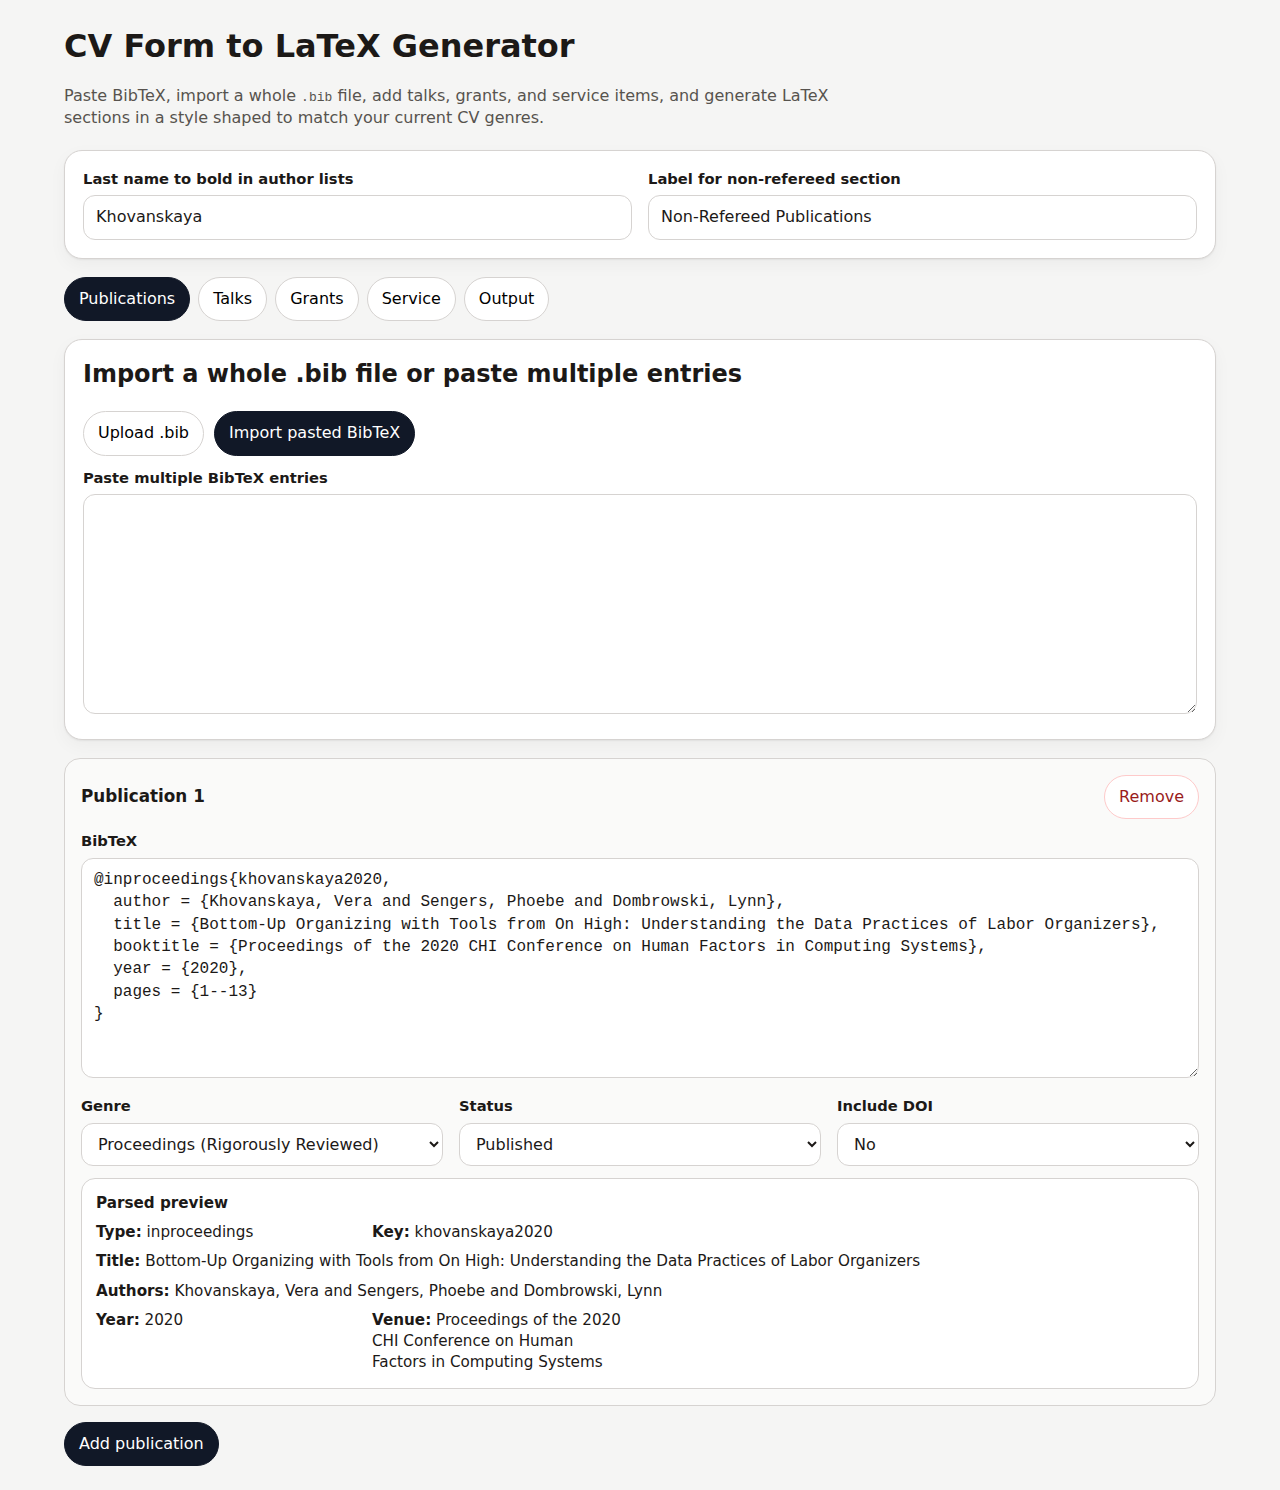
<file: cv_bot.html>
<!DOCTYPE html>
<html lang="en">
<head>
  <meta charset="UTF-8" />
  <meta name="viewport" content="width=device-width, initial-scale=1.0" />
  <title>CV Form to LaTeX Generator</title>
  <style>
    :root {
      --bg: #f5f5f4;
      --card: #ffffff;
      --border: #d6d3d1;
      --text: #1c1917;
      --muted: #57534e;
      --accent: #111827;
      --accent-text: #ffffff;
      --soft: #fafaf9;
      --shadow: 0 1px 2px rgba(0,0,0,0.06), 0 6px 18px rgba(0,0,0,0.04);
      --radius: 18px;
    }

    * { box-sizing: border-box; }
    body {
      margin: 0;
      font-family: Inter, ui-sans-serif, system-ui, -apple-system, BlinkMacSystemFont, "Segoe UI", sans-serif;
      background: var(--bg);
      color: var(--text);
      line-height: 1.4;
    }

    .container {
      max-width: 1200px;
      margin: 0 auto;
      padding: 24px;
    }

    h1 {
      font-size: 2rem;
      margin: 0 0 8px;
    }

    .lead {
      color: var(--muted);
      max-width: 820px;
      margin-bottom: 20px;
    }

    .card {
      background: var(--card);
      border: 1px solid var(--border);
      border-radius: var(--radius);
      box-shadow: var(--shadow);
      padding: 18px;
      margin-bottom: 18px;
    }

    .card h2, .card h3 {
      margin-top: 0;
    }

    .grid {
      display: grid;
      gap: 16px;
    }

    .grid-2 {
      grid-template-columns: repeat(auto-fit, minmax(240px, 1fr));
    }

    .grid-3 {
      grid-template-columns: repeat(auto-fit, minmax(220px, 1fr));
    }

    label {
      display: block;
      font-size: 0.92rem;
      font-weight: 600;
      margin-bottom: 6px;
    }

    input, select, textarea, button {
      font: inherit;
    }

    input, select, textarea {
      width: 100%;
      border: 1px solid var(--border);
      border-radius: 12px;
      padding: 10px 12px;
      background: #fff;
      color: var(--text);
    }

    textarea {
      resize: vertical;
      min-height: 110px;
    }

    .mono { font-family: ui-monospace, SFMono-Regular, Menlo, Consolas, monospace; }
    .big-textarea { min-height: 220px; }
    .output-textarea { min-height: 540px; }

    .tabs {
      display: flex;
      flex-wrap: wrap;
      gap: 8px;
      margin-bottom: 18px;
    }

    .tab-button, .button, .button-secondary, .button-danger {
      border: 1px solid var(--border);
      border-radius: 999px;
      padding: 10px 14px;
      background: #fff;
      cursor: pointer;
      transition: 0.15s ease;
    }

    .tab-button.active, .button {
      background: var(--accent);
      color: var(--accent-text);
      border-color: var(--accent);
    }

    .button-secondary:hover, .tab-button:hover, .button:hover, .button-danger:hover {
      transform: translateY(-1px);
    }

    .button-danger {
      background: #fff;
      color: #991b1b;
      border-color: #fecaca;
    }

    .button-row {
      display: flex;
      flex-wrap: wrap;
      gap: 10px;
      align-items: center;
    }

    .tab-panel { display: none; }
    .tab-panel.active { display: block; }

    .item-card {
      border: 1px solid var(--border);
      border-radius: 16px;
      padding: 16px;
      margin-bottom: 16px;
      background: var(--soft);
    }

    .item-header {
      display: flex;
      justify-content: space-between;
      align-items: center;
      gap: 12px;
      margin-bottom: 12px;
    }

    .item-header h3 {
      margin: 0;
      font-size: 1.05rem;
    }

    .muted {
      color: var(--muted);
      font-size: 0.92rem;
    }

    .preview {
      background: #fff;
      border: 1px solid var(--border);
      border-radius: 14px;
      padding: 14px;
      font-size: 0.95rem;
    }

    .preview-grid {
      display: grid;
      grid-template-columns: repeat(auto-fit, minmax(220px, 1fr));
      gap: 8px 16px;
    }

    .hidden { display: none; }
  </style>
</head>
<body>
  <div class="container">
    <h1>CV Form to LaTeX Generator</h1>
    <p class="lead">Paste BibTeX, import a whole <code>.bib</code> file, add talks, grants, and service items, and generate LaTeX sections in a style shaped to match your current CV genres.</p>

    <div class="card grid grid-2">
      <div>
        <label for="nameToBold">Last name to bold in author lists</label>
        <input id="nameToBold" value="Khovanskaya" />
      </div>
      <div>
        <label for="miscSectionTitle">Label for non-refereed section</label>
        <input id="miscSectionTitle" value="Non-Refereed Publications" />
      </div>
    </div>

    <div class="tabs">
      <button class="tab-button active" data-tab="publications">Publications</button>
      <button class="tab-button" data-tab="talks">Talks</button>
      <button class="tab-button" data-tab="grants">Grants</button>
      <button class="tab-button" data-tab="service">Service</button>
      <button class="tab-button" data-tab="output">Output</button>
    </div>

    <div id="publications" class="tab-panel active">
      <div class="card">
        <h2>Import a whole .bib file or paste multiple entries</h2>
        <div class="button-row" style="margin-bottom: 12px;">
          <input id="bibFileInput" type="file" accept=".bib,.txt" class="hidden" />
          <button class="button-secondary" id="uploadBibButton">Upload .bib</button>
          <button class="button" id="importBibButton">Import pasted BibTeX</button>
        </div>
        <div>
          <label for="bulkBibtex">Paste multiple BibTeX entries</label>
          <textarea id="bulkBibtex" class="mono big-textarea"></textarea>
        </div>
      </div>
      <div id="publicationsList"></div>
      <button class="button" id="addPublicationButton">Add publication</button>
    </div>

    <div id="talks" class="tab-panel">
      <div id="talksList"></div>
      <button class="button" id="addTalkButton">Add talk</button>
    </div>

    <div id="grants" class="tab-panel">
      <div id="grantsList"></div>
      <button class="button" id="addGrantButton">Add grant or award</button>
    </div>

    <div id="service" class="tab-panel">
      <div id="serviceList"></div>
      <button class="button" id="addServiceButton">Add service item</button>
    </div>

    <div id="output" class="tab-panel">
      <div class="card">
        <div class="item-header">
          <h2>Generated LaTeX</h2>
          <div class="button-row">
            <button class="button-secondary" id="copyOutputButton">Copy</button>
            <button class="button" id="downloadOutputButton">Export .tex</button>
          </div>
        </div>
        <textarea id="outputLatex" class="mono output-textarea" readonly></textarea>
      </div>
    </div>
  </div>

  <script>
    const state = {
      nameToBold: 'Khovanskaya',
      miscSectionTitle: 'Non-Refereed Publications',
      bulkBibtex: '',
      publications: [
        {
          bibtex: `@inproceedings{khovanskaya2020,
  author = {Khovanskaya, Vera and Sengers, Phoebe and Dombrowski, Lynn},
  title = {Bottom-Up Organizing with Tools from On High: Understanding the Data Practices of Labor Organizers},
  booktitle = {Proceedings of the 2020 CHI Conference on Human Factors in Computing Systems},
  year = {2020},
  pages = {1--13}
}`,
          genre: 'proceedings',
          status: 'published',
          includeDoi: false,
        }
      ],
      talks: [
        {
          role: 'Speaker',
          title: 'Tech, Labor, and the Ecology of Production',
          event: 'the CyberMarx@25 event at Centre of Culture and Technology',
          preposition: 'at',
          location: '',
          date: '2/28/2025',
          note: '',
        }
      ],
      grants: [
        {
          title: 'Computing Innovation Fellow',
          sponsor: 'Computing Research Association (CRA) and the Computing Community Consortium (CCC)',
          amount: '',
          years: '2020',
          role: '',
          note: '',
        }
      ],
      serviceItems: [
        {
          role: 'Associate Chair',
          organization: 'ACM-DIS',
          years: '2018-2025',
          note: '',
        }
      ]
    };

    function parseBibTeXEntry(input) {
      const text = input.trim();
      if (!text) return null;

      const typeMatch = text.match(/^@([a-zA-Z]+)\s*\{\s*([^,]+),/s);
      if (!typeMatch) {
        return { raw: text, entryType: 'misc', citationKey: '', fields: {}, error: 'Could not parse BibTeX entry header.' };
      }

      const entryType = typeMatch[1].toLowerCase();
      const citationKey = typeMatch[2].trim();
      const bodyStart = typeMatch[0].length;
      const body = text.slice(bodyStart, text.lastIndexOf('}'));
      const fields = {};
      const regex = /(\w+)\s*=\s*(\{(?:[^{}]|\{[^{}]*\})*\}|"(?:[^"\\]|\\.)*"|[^,\n]+)\s*,?/gs;
      let match;

      while ((match = regex.exec(body)) !== null) {
        const key = match[1].toLowerCase();
        let value = match[2].trim();
        if ((value.startsWith('{') && value.endsWith('}')) || (value.startsWith('"') && value.endsWith('"'))) {
          value = value.slice(1, -1);
        }
        value = value.replace(/\s+/g, ' ').trim();
        fields[key] = value;
      }

      return { raw: text, entryType, citationKey, fields, error: null };
    }

    function parseBibTeXEntries(input) {
      const text = input.trim();
      if (!text) return [];
      const entries = [];
      let i = 0;

      while (i < text.length) {
        const at = text.indexOf('@', i);
        if (at === -1) break;
        const braceStart = text.indexOf('{', at);
        if (braceStart === -1) break;
        let depth = 0;
        let end = -1;
        for (let j = braceStart; j < text.length; j++) {
          if (text[j] === '{') depth += 1;
          else if (text[j] === '}') {
            depth -= 1;
            if (depth === 0) {
              end = j;
              break;
            }
          }
        }
        if (end === -1) break;
        const chunk = text.slice(at, end + 1).trim();
        if (chunk) entries.push(chunk);
        i = end + 1;
      }
      return entries;
    }

    function splitAuthors(authorField) {
      if (!authorField) return [];
      return authorField.split(/\s+and\s+/i).map(a => a.trim()).filter(Boolean);
    }

    function normalizeAuthorName(name) {
      if (!name) return '';
      if (name.includes(',')) {
        const [last, first] = name.split(',').map(x => x.trim());
        return `${first} ${last}`.trim();
      }
      return name.trim();
    }

    function toLastName(name) {
      const normalized = normalizeAuthorName(name);
      const parts = normalized.split(/\s+/).filter(Boolean);
      return parts.length ? parts[parts.length - 1].replace(/[{}]/g, '') : '';
    }

    function formatAuthor(name, targetLastName) {
      const normalized = normalizeAuthorName(name).replace(/[{}]/g, '');
      if (!normalized) return '';
      return toLastName(normalized).toLowerCase() === targetLastName.toLowerCase()
        ? `\\textbf{${normalized}}`
        : normalized;
    }

    function joinAuthors(authors) {
      return authors.join(', ');
    }

    function extractYear(fields) {
      if (!fields) return '';
      const yearCandidate = fields.year || '';
      const yearMatch = yearCandidate.match(/[0-9]{4}/);
      if (yearMatch) return yearMatch[0];

      const dateCandidate = fields.date || '';
      const dateMatch = dateCandidate.match(/[0-9]{4}/);
      if (dateMatch) return dateMatch[0];

      return '';
    }

    function bibVenue(fields, entryType) {
      return fields.booktitle || fields.journal || fields.publisher || fields.school || fields.institution || ((entryType === 'phdthesis' || entryType === 'mastersthesis') ? 'Thesis' : '');
    }

    function formatPages(fields) {
      if (!fields.pages) return '';
      return ` (pp. ${fields.pages.replace(/--/g, '-')})`;
    }

    function latexEscape(text) {
      if (!text) return '';
      return text
        .replace(/\\/g, '\\textbackslash{}')
        .replace(/&/g, '\\&')
        .replace(/%/g, '\\%')
        .replace(/#/g, '\\#')
        .replace(/_/g, '\\_')
        .replace(/\$/g, '\\$')
        .replace(/~/g, '\\textasciitilde{}')
        .replace(/\^/g, '\\textasciicircum{}')
        .replace(/</g, '\\textless{}')
        .replace(/>/g, '\\textgreater{}');
    }

    function getPublicationYear(pub) {
      const parsed = parseBibTeXEntry(pub.bibtex);
      if (!parsed) return -9999;
      const rawYear = extractYear(parsed.fields) || '';
      const match = rawYear.match(/[0-9]{4}/);
      return match ? parseInt(match[0], 10) : -9999;
    }

    function comparePublicationsByYearDesc(a, b) {
      const yearDiff = getPublicationYear(b) - getPublicationYear(a);
      if (yearDiff !== 0) return yearDiff;

      const parsedA = parseBibTeXEntry(a.bibtex);
      const parsedB = parseBibTeXEntry(b.bibtex);
      const titleA = ((parsedA && parsedA.fields && parsedA.fields.title) || '').toLowerCase();
      const titleB = ((parsedB && parsedB.fields && parsedB.fields.title) || '').toLowerCase();
      return titleA.localeCompare(titleB);
    }

    function publicationLine(pub, nameToBold) {
      const parsed = parseBibTeXEntry(pub.bibtex);
      if (!parsed) return '';
      const f = parsed.fields;
      const authors = splitAuthors(f.author).map(a => formatAuthor(a, nameToBold));
      const authorText = joinAuthors(authors);
      const extractedYear = extractYear(f);
      const year = pub.status === 'to_appear' ? `To appear in ${extractedYear || ''}`.trim() : (extractedYear || 'n.d.');
      const title = f.title || 'Untitled';
      const venue = bibVenue(f, parsed.entryType);
      const volumeIssue = [f.volume, f.number ? `(${f.number})` : ''].filter(Boolean).join('');
      const pages = formatPages(f);
      const doi = pub.includeDoi && f.doi ? ` https://doi.org/${f.doi}` : '';

      if (pub.genre === 'proceedings') {
        if (pub.status === 'to_appear') {
          return `${authorText} (${year}). ${latexEscape(title)}. To appear in ${latexEscape(venue)}.`;
        }
        return `${authorText} (${year}). ${latexEscape(title)}. In ${latexEscape(venue)}${latexEscape(pages)}.${doi}`;
      }

      if (pub.genre === 'refereed') {
        const volPart = volumeIssue ? `, ${volumeIssue}` : '';
        const pagePart = f.pages ? `, ${f.pages.replace(/--/g, '–')}` : '';
        return `${authorText} (${year}). ${latexEscape(title)}. ${latexEscape(venue)}${latexEscape(volPart)}${latexEscape(pagePart)}.${doi}`;
      }

      if (pub.genre === 'nonrefereed') {
        return `${authorText} (${year}). ${latexEscape(title)}. ${latexEscape(venue)}.`;
      }

      if (pub.genre === 'thesis') {
        return `${authorText} (${extractYear(f) || 'n.d.'}). ${latexEscape(title)}. ${latexEscape(f.school || venue)}.`;
      }

      if (pub.genre === 'patent') {
        return `${authorText} (${extractYear(f) || 'n.d.'}). ${latexEscape(title)}.`;
      }

      return `${authorText} (${extractYear(f) || 'n.d.'}). ${latexEscape(title)}. ${latexEscape(venue)}.`;
    }

    function talkLine(talk) {
      const rolePrefix = talk.role ? `${talk.role}${talk.title ? ' ' : ''}` : '';
      const titlePart = talk.title ? `“${talk.title}”` : '';
      const atPart = talk.event ? `${talk.preposition || 'at'} ${talk.event}` : '';
      const locationPart = talk.location ? `, ${talk.location}` : '';
      const datePart = talk.date ? ` (${talk.date})` : '';
      const notePart = talk.note ? `. ${talk.note}` : '';
      return `${rolePrefix}${titlePart}${titlePart && atPart ? ' ' : ''}${atPart}${locationPart}${datePart}${notePart}`.trim();
    }

    function grantLine(grant) {
      const parts = [grant.title, grant.sponsor].filter(Boolean).join(', ');
      const amountPart = grant.amount ? `, ${grant.amount}` : '';
      const yearPart = grant.years ? `, ${grant.years}` : '';
      const rolePart = grant.role ? ` (${grant.role})` : '';
      const notePart = grant.note ? `. ${grant.note}` : '';
      return `${parts}${amountPart}${yearPart}${rolePart}${notePart}`.trim();
    }

    function serviceLine(service) {
      const rolePart = service.role || '';
      const orgPart = service.organization ? `: ${service.organization}` : '';
      const yearsPart = service.years ? ` ${service.years}` : '';
      const notePart = service.note ? `. ${service.note}` : '';
      return `${rolePart}${orgPart}${yearsPart}${notePart}`.trim();
    }

    function sectionToLatex(title, items) {
      return [`\\section{\\sc ${title}}`, ...items.filter(Boolean), ''].join('\n\n');
    }

    function downloadText(filename, text) {
      const blob = new Blob([text], { type: 'text/plain;charset=utf-8' });
      const url = URL.createObjectURL(blob);
      const a = document.createElement('a');
      a.href = url;
      a.download = filename;
      a.click();
      URL.revokeObjectURL(url);
    }

    function updateOutput() {
      state.nameToBold = document.getElementById('nameToBold').value;
      state.miscSectionTitle = document.getElementById('miscSectionTitle').value;
      state.bulkBibtex = document.getElementById('bulkBibtex').value;

      const proceedings = state.publications.filter(p => p.genre === 'proceedings').slice().sort(comparePublicationsByYearDesc).map(p => publicationLine(p, state.nameToBold));
      const refereed = state.publications.filter(p => p.genre === 'refereed').slice().sort(comparePublicationsByYearDesc).map(p => publicationLine(p, state.nameToBold));
      const nonrefereed = state.publications.filter(p => p.genre === 'nonrefereed').slice().sort(comparePublicationsByYearDesc).map(p => publicationLine(p, state.nameToBold));
      const thesis = state.publications.filter(p => p.genre === 'thesis').slice().sort(comparePublicationsByYearDesc).map(p => publicationLine(p, state.nameToBold));
      const patents = state.publications.filter(p => p.genre === 'patent').slice().sort(comparePublicationsByYearDesc).map(p => publicationLine(p, state.nameToBold));
      const talksLatex = state.talks.map(t => talkLine(t));
      const grantsLatex = state.grants.map(g => grantLine(g));
      const serviceLatex = state.serviceItems.map(s => serviceLine(s));

      const latex = [
        sectionToLatex('Proceedings (Rigorously Reviewed)', proceedings),
        sectionToLatex('Refereed Publications', refereed),
        sectionToLatex(state.miscSectionTitle, nonrefereed),
        sectionToLatex('Thesis', thesis),
        sectionToLatex('Patents', patents),
        sectionToLatex('Grants and Awards', grantsLatex),
        sectionToLatex('Talks, Presentations, and Attendance', talksLatex),
        sectionToLatex('Service', serviceLatex),
      ].join('\n');

      document.getElementById('outputLatex').value = latex;
    }

    function createPublicationCard(pub, index) {
      const parsed = parseBibTeXEntry(pub.bibtex);
      const preview = parsed && !parsed.error ? `
        <div class="preview-grid">
          <div><strong>Type:</strong> ${parsed.entryType || '—'}</div>
          <div><strong>Key:</strong> ${escapeHtml(parsed.citationKey || '—')}</div>
          <div style="grid-column: 1 / -1;"><strong>Title:</strong> ${escapeHtml(parsed.fields.title || '—')}</div>
          <div style="grid-column: 1 / -1;"><strong>Authors:</strong> ${escapeHtml(parsed.fields.author || '—')}</div>
          <div><strong>Year:</strong> ${escapeHtml(extractYear(parsed.fields) || '—')}</div>
          <div><strong>Venue:</strong> ${escapeHtml(bibVenue(parsed.fields, parsed.entryType) || '—')}</div>
        </div>` : `<p class="muted">${parsed && parsed.error ? escapeHtml(parsed.error) : 'Paste a BibTeX entry to preview it.'}</p>`;

      return `
        <div class="item-card">
          <div class="item-header">
            <h3>Publication ${index + 1}</h3>
            <button class="button-danger" onclick="removePublication(${index})">Remove</button>
          </div>
          <div>
            <label>BibTeX</label>
            <textarea class="mono big-textarea" oninput="updatePublicationField(${index}, 'bibtex', this.value)">${escapeHtml(pub.bibtex)}</textarea>
          </div>
          <div class="grid grid-3" style="margin-top: 12px;">
            <div>
              <label>Genre</label>
              <select onchange="updatePublicationField(${index}, 'genre', this.value)">
                ${option(pub.genre, 'proceedings', 'Proceedings (Rigorously Reviewed)')}
                ${option(pub.genre, 'refereed', 'Refereed Publications')}
                ${option(pub.genre, 'nonrefereed', 'Non-Refereed Publications')}
                ${option(pub.genre, 'thesis', 'Thesis')}
                ${option(pub.genre, 'patent', 'Patent')}
              </select>
            </div>
            <div>
              <label>Status</label>
              <select onchange="updatePublicationField(${index}, 'status', this.value)">
                ${option(pub.status, 'published', 'Published')}
                ${option(pub.status, 'to_appear', 'To appear')}
                ${option(pub.status, 'forthcoming', 'Forthcoming')}
              </select>
            </div>
            <div>
              <label>Include DOI</label>
              <select onchange="updatePublicationField(${index}, 'includeDoi', this.value === 'true')">
                ${option(String(pub.includeDoi), 'false', 'No')}
                ${option(String(pub.includeDoi), 'true', 'Yes')}
              </select>
            </div>
          </div>
          <div class="preview" style="margin-top: 12px;">
            <div style="font-weight: 600; margin-bottom: 8px;">Parsed preview</div>
            ${preview}
          </div>
        </div>`;
    }

    function createTalkCard(talk, index) {
      return `
        <div class="item-card">
          <div class="item-header">
            <h3>Talk ${index + 1}</h3>
            <button class="button-danger" onclick="removeTalk(${index})">Remove</button>
          </div>
          <div class="grid grid-2">
            <div><label>Role label</label><input value="${escapeAttr(talk.role)}" oninput="updateTalkField(${index}, 'role', this.value)" /></div>
            <div><label>Date</label><input value="${escapeAttr(talk.date)}" oninput="updateTalkField(${index}, 'date', this.value)" /></div>
            <div style="grid-column: 1 / -1;"><label>Talk title</label><input value="${escapeAttr(talk.title)}" oninput="updateTalkField(${index}, 'title', this.value)" /></div>
            <div style="grid-column: 1 / -1;"><label>Event / venue</label><input value="${escapeAttr(talk.event)}" oninput="updateTalkField(${index}, 'event', this.value)" /></div>
            <div><label>Preposition</label>
              <select onchange="updateTalkField(${index}, 'preposition', this.value)">
                ${option(talk.preposition, 'at', 'at')}
                ${option(talk.preposition, 'for', 'for')}
                ${option(talk.preposition, 'in', 'in')}
                ${option(talk.preposition, 'organized by', 'organized by')}
              </select>
            </div>
            <div><label>Location</label><input value="${escapeAttr(talk.location)}" oninput="updateTalkField(${index}, 'location', this.value)" /></div>
            <div style="grid-column: 1 / -1;"><label>Optional note</label><textarea oninput="updateTalkField(${index}, 'note', this.value)">${escapeHtml(talk.note)}</textarea></div>
          </div>
        </div>`;
    }

    function createGrantCard(grant, index) {
      return `
        <div class="item-card">
          <div class="item-header">
            <h3>Grant or award ${index + 1}</h3>
            <button class="button-danger" onclick="removeGrant(${index})">Remove</button>
          </div>
          <div class="grid grid-2">
            <div><label>Title</label><input value="${escapeAttr(grant.title)}" oninput="updateGrantField(${index}, 'title', this.value)" /></div>
            <div><label>Sponsor</label><input value="${escapeAttr(grant.sponsor)}" oninput="updateGrantField(${index}, 'sponsor', this.value)" /></div>
            <div><label>Amount</label><input value="${escapeAttr(grant.amount)}" oninput="updateGrantField(${index}, 'amount', this.value)" /></div>
            <div><label>Years</label><input value="${escapeAttr(grant.years)}" oninput="updateGrantField(${index}, 'years', this.value)" /></div>
            <div><label>Role</label><input value="${escapeAttr(grant.role)}" oninput="updateGrantField(${index}, 'role', this.value)" /></div>
            <div style="grid-column: 1 / -1;"><label>Optional note</label><textarea oninput="updateGrantField(${index}, 'note', this.value)">${escapeHtml(grant.note)}</textarea></div>
          </div>
        </div>`;
    }

    function createServiceCard(service, index) {
      return `
        <div class="item-card">
          <div class="item-header">
            <h3>Service item ${index + 1}</h3>
            <button class="button-danger" onclick="removeService(${index})">Remove</button>
          </div>
          <div class="grid grid-2">
            <div><label>Role</label><input value="${escapeAttr(service.role)}" oninput="updateServiceField(${index}, 'role', this.value)" /></div>
            <div><label>Organization</label><input value="${escapeAttr(service.organization)}" oninput="updateServiceField(${index}, 'organization', this.value)" /></div>
            <div><label>Years</label><input value="${escapeAttr(service.years)}" oninput="updateServiceField(${index}, 'years', this.value)" /></div>
            <div style="grid-column: 1 / -1;"><label>Optional note</label><textarea oninput="updateServiceField(${index}, 'note', this.value)">${escapeHtml(service.note)}</textarea></div>
          </div>
        </div>`;
    }

    function option(current, value, label) {
      return `<option value="${escapeAttr(value)}" ${current === value ? 'selected' : ''}>${escapeHtml(label)}</option>`;
    }

    function escapeHtml(str) {
      return String(str || '')
        .replace(/&/g, '&amp;')
        .replace(/</g, '&lt;')
        .replace(/>/g, '&gt;')
        .replace(/"/g, '&quot;')
        .replace(/'/g, '&#39;');
    }

    function escapeAttr(str) {
      return escapeHtml(str).replace(/`/g, '&#96;');
    }

    function render() {
      document.getElementById('nameToBold').value = state.nameToBold;
      document.getElementById('miscSectionTitle').value = state.miscSectionTitle;
      document.getElementById('bulkBibtex').value = state.bulkBibtex;
      document.getElementById('publicationsList').innerHTML = state.publications.map(createPublicationCard).join('');
      document.getElementById('talksList').innerHTML = state.talks.map(createTalkCard).join('');
      document.getElementById('grantsList').innerHTML = state.grants.map(createGrantCard).join('');
      document.getElementById('serviceList').innerHTML = state.serviceItems.map(createServiceCard).join('');
      updateOutput();
    }

    function updatePublicationField(index, field, value) {
      state.publications[index][field] = value;
      render();
    }
    function updateTalkField(index, field, value) {
      state.talks[index][field] = value;
      render();
    }
    function updateGrantField(index, field, value) {
      state.grants[index][field] = value;
      render();
    }
    function updateServiceField(index, field, value) {
      state.serviceItems[index][field] = value;
      render();
    }

    function removePublication(index) {
      state.publications.splice(index, 1);
      render();
    }
    function removeTalk(index) {
      state.talks.splice(index, 1);
      render();
    }
    function removeGrant(index) {
      state.grants.splice(index, 1);
      render();
    }
    function removeService(index) {
      state.serviceItems.splice(index, 1);
      render();
    }

    window.updatePublicationField = updatePublicationField;
    window.updateTalkField = updateTalkField;
    window.updateGrantField = updateGrantField;
    window.updateServiceField = updateServiceField;
    window.removePublication = removePublication;
    window.removeTalk = removeTalk;
    window.removeGrant = removeGrant;
    window.removeService = removeService;

    document.querySelectorAll('.tab-button').forEach(button => {
      button.addEventListener('click', () => {
        document.querySelectorAll('.tab-button').forEach(b => b.classList.remove('active'));
        document.querySelectorAll('.tab-panel').forEach(p => p.classList.remove('active'));
        button.classList.add('active');
        document.getElementById(button.dataset.tab).classList.add('active');
      });
    });

    document.getElementById('nameToBold').addEventListener('input', e => {
      state.nameToBold = e.target.value;
      updateOutput();
    });

    document.getElementById('miscSectionTitle').addEventListener('input', e => {
      state.miscSectionTitle = e.target.value;
      updateOutput();
    });

    document.getElementById('bulkBibtex').addEventListener('input', e => {
      state.bulkBibtex = e.target.value;
    });

    document.getElementById('uploadBibButton').addEventListener('click', () => {
      document.getElementById('bibFileInput').click();
    });

    document.getElementById('bibFileInput').addEventListener('change', async e => {
      const file = e.target.files[0];
      if (!file) return;
      const text = await file.text();
      state.bulkBibtex = text;
      const entries = parseBibTeXEntries(text);
      entries.forEach(entry => {
        state.publications.push({ bibtex: entry, genre: 'refereed', status: 'published', includeDoi: false });
      });
      render();
      e.target.value = '';
    });

    document.getElementById('importBibButton').addEventListener('click', () => {
      const entries = parseBibTeXEntries(state.bulkBibtex);
      entries.forEach(entry => {
        state.publications.push({ bibtex: entry, genre: 'refereed', status: 'published', includeDoi: false });
      });
      state.bulkBibtex = '';
      render();
    });

    document.getElementById('addPublicationButton').addEventListener('click', () => {
      state.publications.push({ bibtex: '', genre: 'refereed', status: 'published', includeDoi: false });
      render();
    });

    document.getElementById('addTalkButton').addEventListener('click', () => {
      state.talks.push({ role: 'Speaker', title: '', event: '', preposition: 'at', location: '', date: '', note: '' });
      render();
    });

    document.getElementById('addGrantButton').addEventListener('click', () => {
      state.grants.push({ title: '', sponsor: '', amount: '', years: '', role: '', note: '' });
      render();
    });

    document.getElementById('addServiceButton').addEventListener('click', () => {
      state.serviceItems.push({ role: '', organization: '', years: '', note: '' });
      render();
    });

    document.getElementById('copyOutputButton').addEventListener('click', async () => {
      await navigator.clipboard.writeText(document.getElementById('outputLatex').value);
    });

    document.getElementById('downloadOutputButton').addEventListener('click', () => {
      downloadText('cv_sections.tex', document.getElementById('outputLatex').value);
    });

    render();
  </script>
</body>
</html>
</file>
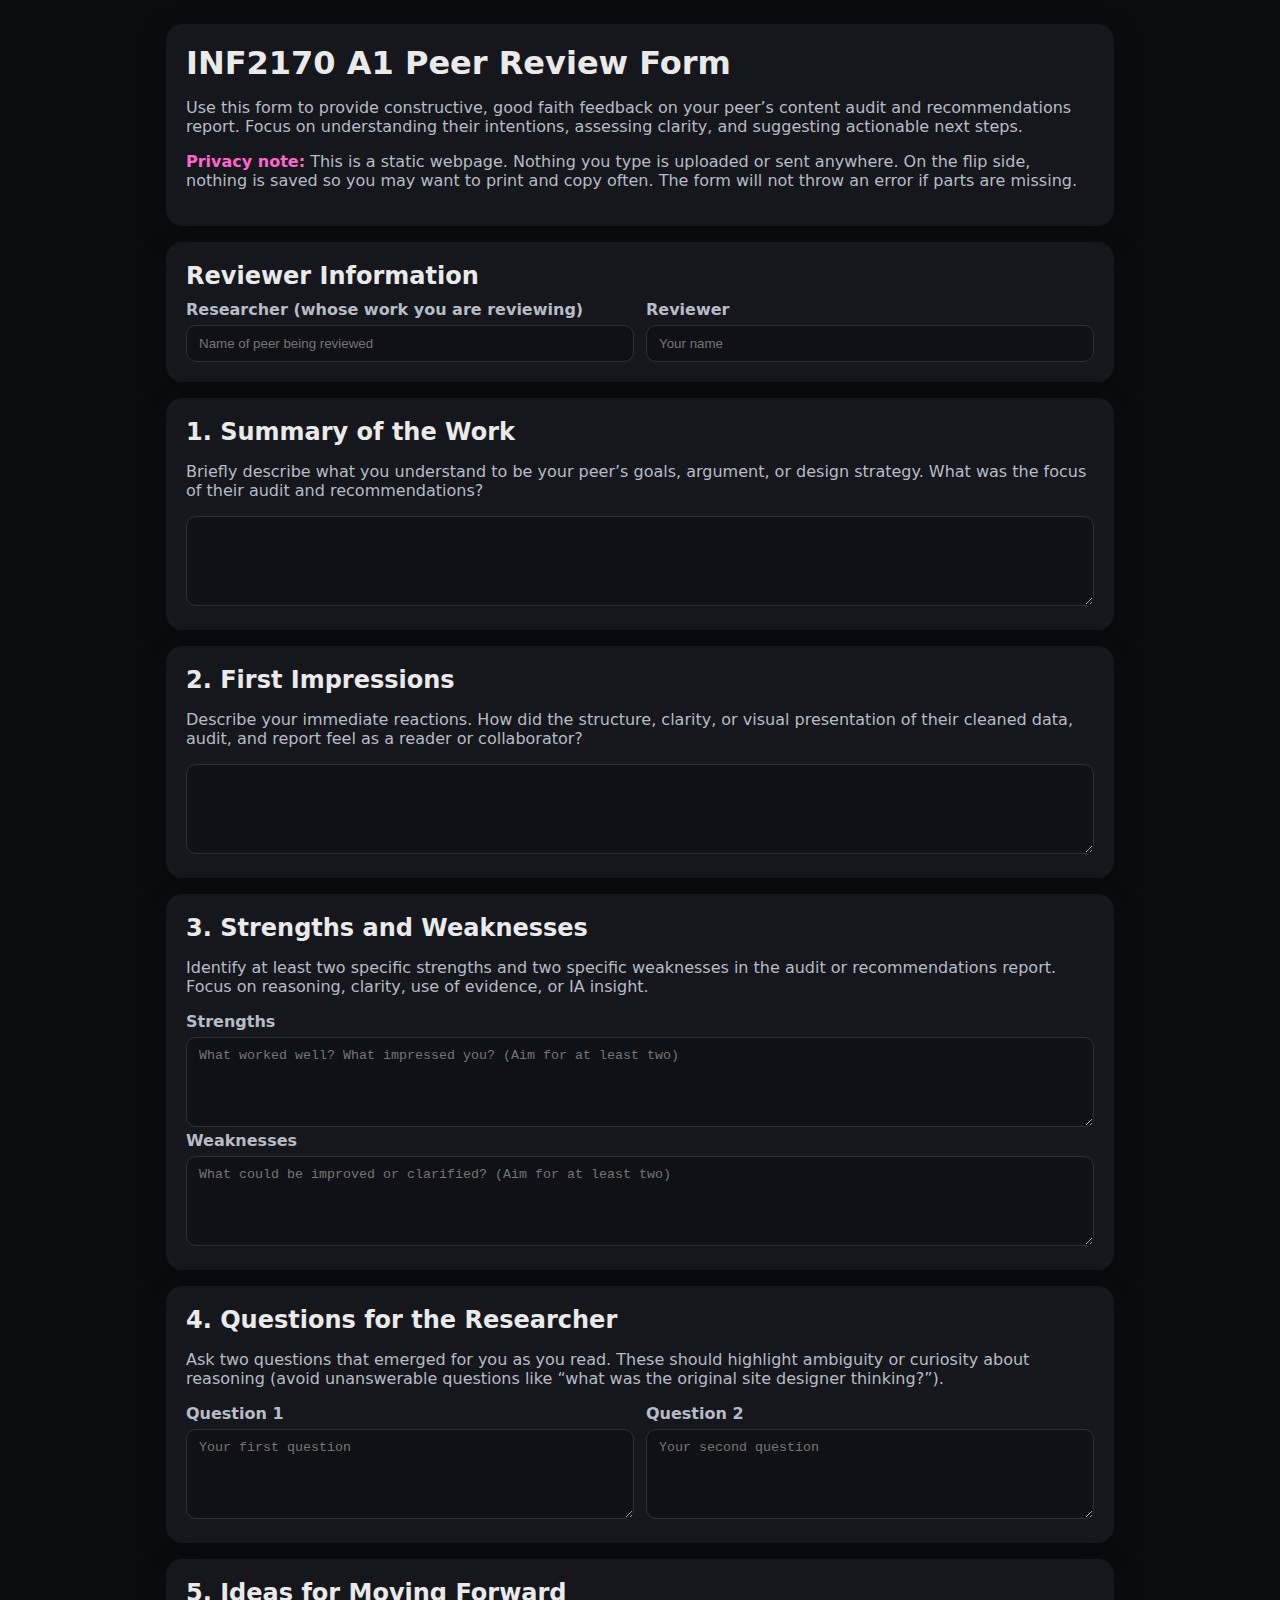
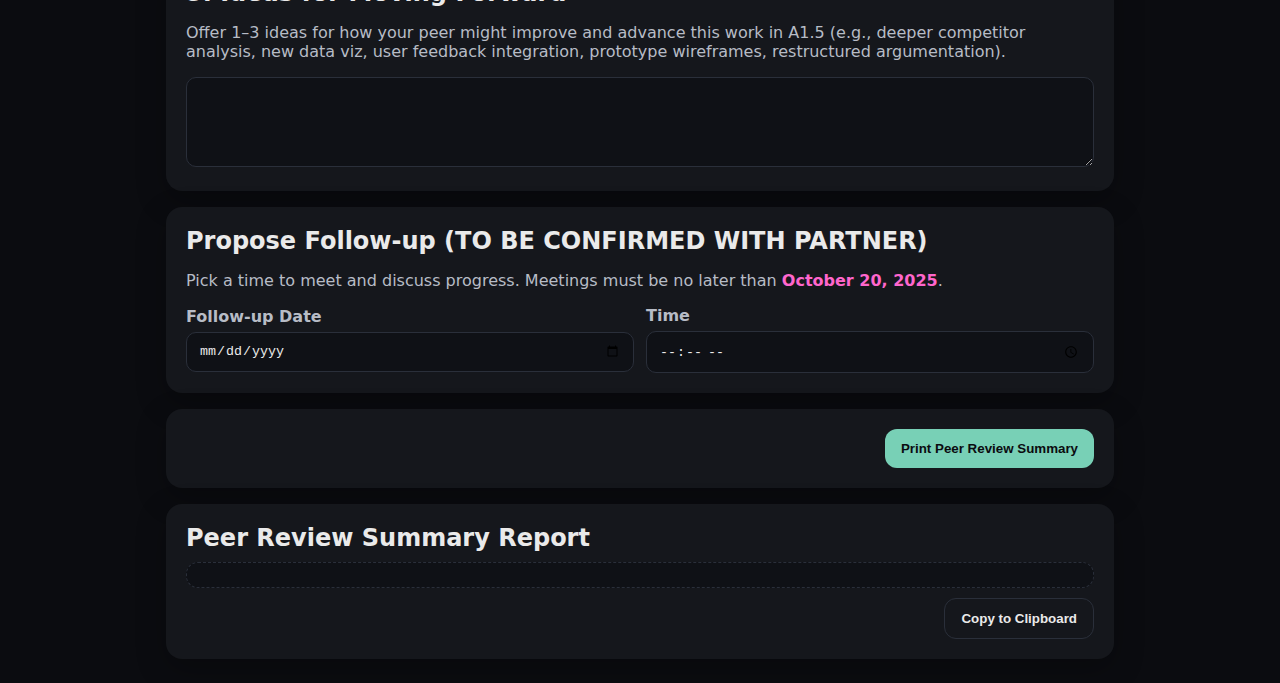
<file: 2170/peer_review.html>
<!doctype html>
<html lang="en">
<head>
  <meta charset="utf-8">
  <title>INF2170 A1 Peer Review Form</title>
  <meta name="viewport" content="width=device-width, initial-scale=1">
  <style>
    :root { --bg:#0b0c10; --card:#15171c; --ink:#eaeaea; --muted:#b7bcc6; --accent:#78d0b6; }
    * { box-sizing: border-box; }
    body { margin:0; font-family: system-ui, -apple-system, Segoe UI, Roboto, Helvetica, Arial, sans-serif; background:var(--bg); color:var(--ink); }
    .wrap { max-width: 980px; margin: 24px auto; padding: 0 16px; }
    .card { background: var(--card); border-radius: 16px; padding: 20px; box-shadow: 0 10px 30px rgba(0,0,0,0.25); margin-bottom: 16px; }
    h1, h2, h3 { margin: 0 0 10px; }
    label { display:block; font-weight:600; margin-bottom:6px; color: var(--muted); }
    input[type="text"], input[type="date"], input[type="time"], textarea {
      width:100%; padding:10px 12px; border-radius:10px; border:1px solid #2a2f3a; background:#0f1116; color:var(--ink);
    }
    textarea { min-height: 90px; }
    .flex { display:flex; gap:12px; align-items:center; flex-wrap:wrap; }
    .btn { appearance:none; border:none; border-radius:12px; padding:12px 16px; cursor:pointer; font-weight:700; }
    .btn-primary { background: var(--accent); color:#0b0c10; }
    .btn-ghost { background: transparent; color: var(--ink); border:1px solid #2a2f3a; }
    .out { white-space: pre-wrap; background:#0f1116; border:1px dashed #2a2f3a; border-radius: 12px; padding: 12px; }
    .muted { color: var(--muted); }
    .warn { color: #f5a97f; font-weight:600; }
    strong { color: #ff66cc; }
  </style>
</head>
<body>
<div class="wrap">
  <div class="card">
    <h1>INF2170 A1 Peer Review Form</h1>
    <p class="muted">
      Use this form to provide constructive, good faith feedback on your peer’s content audit and recommendations report.
      Focus on understanding their intentions, assessing clarity, and suggesting actionable next steps.
    </p>
    <p class="muted"><strong>Privacy note:</strong> This is a static webpage. Nothing you type is uploaded or sent anywhere. On the flip side, nothing is saved so you may want to print and copy often. The form will not throw an error if parts are missing.</p>
  </div>

  <div class="card">
    <h2>Reviewer Information</h2>
    <div class="flex">
      <div style="flex:1">
        <label>Researcher (whose work you are reviewing)</label>
        <input type="text" id="reviewee" placeholder="Name of peer being reviewed">
      </div>
      <div style="flex:1">
        <label>Reviewer</label>
        <input type="text" id="reviewer" placeholder="Your name">
      </div>
    </div>
  </div>

  <div class="card">
    <h2>1. Summary of the Work</h2>
    <p class="muted">Briefly describe what you understand to be your peer’s goals, argument, or design strategy. What was the focus of their audit and recommendations?</p>
    <textarea id="summary"></textarea>
  </div>

  <div class="card">
    <h2>2. First Impressions</h2>
    <p class="muted">Describe your immediate reactions. How did the structure, clarity, or visual presentation of their cleaned data, audit, and report feel as a reader or collaborator?</p>
    <textarea id="impression"></textarea>
  </div>

  <div class="card">
    <h2>3. Strengths and Weaknesses</h2>
    <p class="muted">Identify at least two specific strengths and two specific weaknesses in the audit or recommendations report. Focus on reasoning, clarity, use of evidence, or IA insight.</p>
    <label>Strengths</label>
    <textarea id="strengths" placeholder="What worked well? What impressed you? (Aim for at least two)"></textarea>
    <label>Weaknesses</label>
    <textarea id="weaknesses" placeholder="What could be improved or clarified? (Aim for at least two)"></textarea>
  </div>

  <div class="card">
    <h2>4. Questions for the Researcher</h2>
    <p class="muted">Ask two questions that emerged for you as you read. These should highlight ambiguity or curiosity about reasoning (avoid unanswerable questions like “what was the original site designer thinking?”).</p>
    <div class="flex">
      <div style="flex:1">
        <label>Question 1</label>
        <textarea id="question1" placeholder="Your first question"></textarea>
      </div>
      <div style="flex:1">
        <label>Question 2</label>
        <textarea id="question2" placeholder="Your second question"></textarea>
      </div>
    </div>
  </div>

  <div class="card">
    <h2>5. Ideas for Moving Forward</h2>
    <p class="muted">Offer 1–3 ideas for how your peer might improve and advance this work in A1.5 (e.g., deeper competitor analysis, new data viz, user feedback integration, prototype wireframes, restructured argumentation).</p>
    <textarea id="forward"></textarea>
  </div>

  <div class="card">
    <h2>Propose Follow-up (TO BE CONFIRMED WITH PARTNER)</h2>
    <p class="muted">Pick a time to meet and discuss progress. Meetings must be no later than <strong>October 20, 2025</strong>.</p>
    <div class="flex">
      <div style="flex:1">
        <label>Follow-up Date</label>
        <input type="date" id="meet_date" max="2025-10-20">
      </div>
      <div style="flex:1">
        <label>Time</label>
        <input type="time" id="meet_time">
      </div>
    </div>
    <p id="date_warn" class="warn" style="display:none;">Date must be on or before October 20, 2025.</p>
  </div>

  <div class="card">
    <div class="flex" style="justify-content:flex-end;">
      <button class="btn btn-primary" onclick="generate()">Print Peer Review Summary</button>
    </div>
  </div>

  <div class="card">
    <h2>Peer Review Summary Report</h2>
    <div class="out" id="out"></div>
    <div class="flex" style="margin-top:10px; justify-content:flex-end;">
      <button class="btn btn-ghost" onclick="copyOut()">Copy to Clipboard</button>
    </div>
  </div>
</div>

<script>
(function initLimits(){
  // Optional: set min date to today for convenience (does not override max).
  const today = new Date();
  const pad = n => String(n).padStart(2, "0");
  const isoToday = `${today.getFullYear()}-${pad(today.getMonth()+1)}-${pad(today.getDate())}`;
  const dateEl = document.getElementById("meet_date");
  if (dateEl) dateEl.min = isoToday;
})();

function generate(){
  const reviewee = (document.getElementById("reviewee").value || "").trim();
  const reviewer = (document.getElementById("reviewer").value || "").trim();
  const summary  = (document.getElementById("summary").value || "").trim();
  const impression = (document.getElementById("impression").value || "").trim();
  const strengths  = (document.getElementById("strengths").value || "").trim();
  const weaknesses = (document.getElementById("weaknesses").value || "").trim();
  const question1  = (document.getElementById("question1").value || "").trim();
  const question2  = (document.getElementById("question2").value || "").trim();
  const forward    = (document.getElementById("forward").value || "").trim();

  // Follow-up date/time with hard cap
  const dateEl = document.getElementById("meet_date");
  const timeEl = document.getElementById("meet_time");
  const warnEl = document.getElementById("date_warn");

  const pickedDate = (dateEl && dateEl.value) ? dateEl.value : "";
  const pickedTime = (timeEl && timeEl.value) ? timeEl.value : "";
  const MAX_DATE = "2025-10-20";

  let followupOk = true;
  if (pickedDate && pickedDate > MAX_DATE) {
    followupOk = false;
    if (warnEl) warnEl.style.display = "block";
  } else {
    if (warnEl) warnEl.style.display = "none";
  }

  const lines = [];
  lines.push("INF2170 A1 Peer Review Summary");
  if (reviewee) lines.push("Researcher: " + reviewee);
  if (reviewer) lines.push("Reviewer: " + reviewer);
  lines.push("");

  if (summary) {
    lines.push("1. Summary of the Work");
    lines.push(summary, "");
  }

  if (impression) {
    lines.push("2. First Impressions");
    lines.push(impression, "");
  }

  if (strengths || weaknesses) {
    lines.push("3. Strengths and Weaknesses");
    if (strengths) lines.push("Strengths:\n" + strengths);
    if (weaknesses) lines.push("\nWeaknesses:\n" + weaknesses);
    lines.push("");
  }

  if (question1 || question2) {
    lines.push("4. Questions for the Researcher");
    if (question1) lines.push("• " + question1);
    if (question2) lines.push("• " + question2);
    lines.push("");
  }

  if (forward) {
    lines.push("5. Ideas for Moving Forward");
    lines.push(forward, "");
  }

  if (pickedDate && followupOk) {
    const t = pickedTime ? ` at ${pickedTime}` : "";
    lines.push("Follow-up Meeting");
    lines.push(`Scheduled for ${pickedDate}${t} (no later than Oct 20, 2025).`, "");
  } else if (pickedDate && !followupOk) {
    lines.push("Follow-up Meeting");
    lines.push("⚠ Selected date exceeds Oct 20, 2025. Please choose an earlier date.", "");
  }

  const out = document.getElementById("out");
  out.innerText = lines.join("\n");
}

function copyOut(){
  const txt = document.getElementById("out").innerText;
  navigator.clipboard.writeText(txt).then(()=> alert("Peer review copied!"));
}
</script>
</body>
</html>
</file>
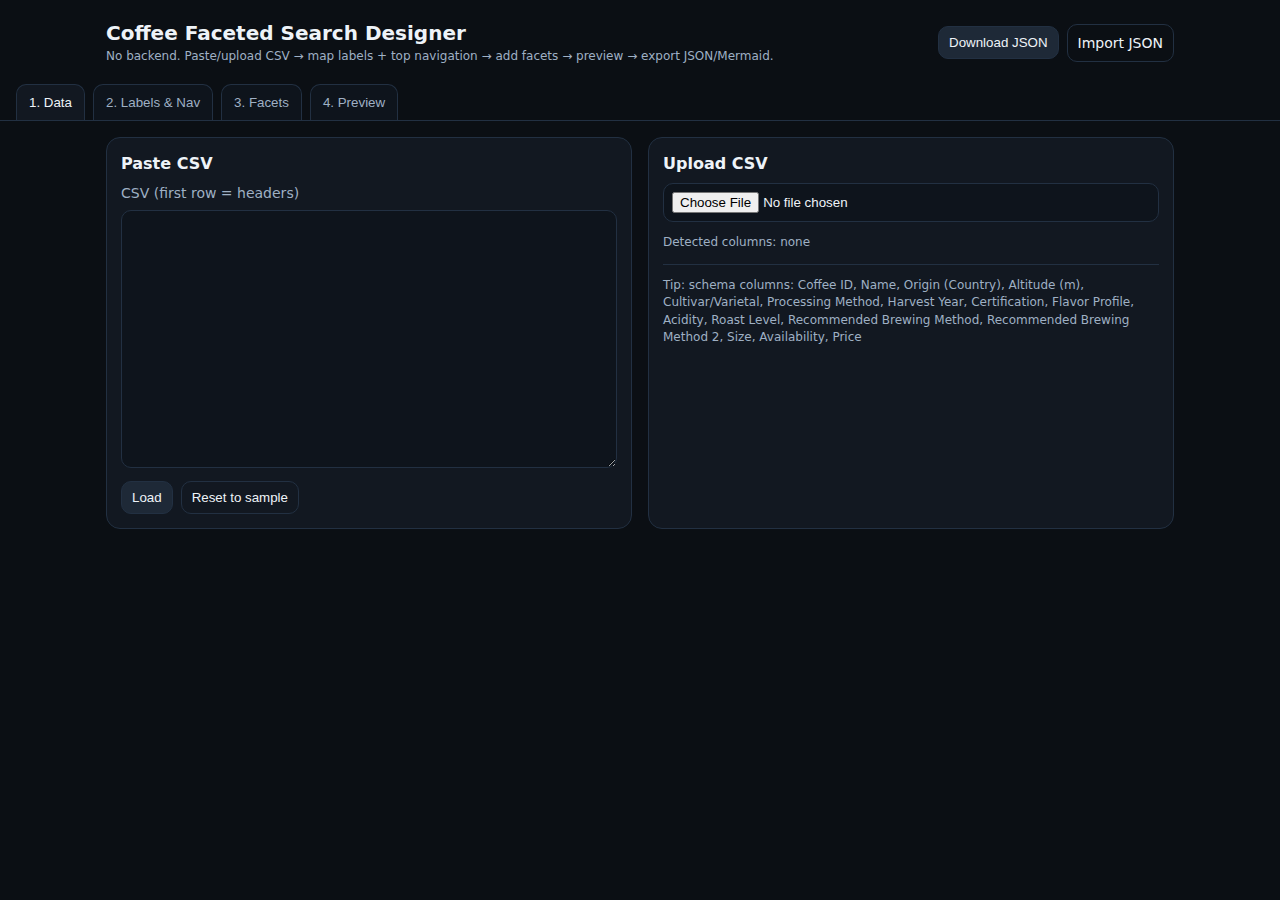
<file: 2170/forStudents/a2.html>
<!doctype html>
<html lang="en">
<head>
<meta charset="utf-8" />
<meta name="viewport" content="width=device-width, initial-scale=1" />
<title>Coffee Faceted Search Designer — Single File (Fixed + Nav + Mermaid)</title>
<style>
  :root { --bg:#0b0f14; --card:#121821; --ink:#eef3f8; --muted:#9fb0c4; --accent:#7fd1b9; --line:#223042; --chip:#1a2330; }
  *{box-sizing:border-box} body{margin:0;background:var(--bg);color:var(--ink);font:14px/1.45 system-ui,-apple-system,Segoe UI,Roboto,Helvetica,Arial}
  header, .container{max-width:1100px;margin:0 auto;padding:16px}
  header{display:flex;gap:16px;align-items:center;justify-content:space-between}
  h1{font-size:20px;margin:0}
  .btn{background:#1e2937;border:1px solid var(--line);color:var(--ink);padding:8px 10px;border-radius:10px;cursor:pointer}
  .btn.ghost{background:transparent}
  .btn.small{font-size:12px;padding:4px 8px;border-radius:8px}
  .btn:disabled{opacity:.5;cursor:not-allowed}
  .row{display:grid;grid-template-columns:1fr 1fr;gap:16px}
  .card{background:var(--card);border:1px solid var(--line);border-radius:14px}
  .card h2{font-size:16px;margin:0 0 8px 0}
  .card .body{padding:14px}
  textarea, input, select{width:100%;padding:8px;border-radius:10px;border:1px solid var(--line);background:#0e141c;color:var(--ink)}
  label{display:block;margin:8px 0 6px 0;color:var(--muted)}
  .tabs{display:flex;gap:8px;border-bottom:1px solid var(--line);padding:0 16px}
  .tab{padding:10px 12px;border:1px solid var(--line);border-bottom:none;border-top-left-radius:10px;border-top-right-radius:10px;background:#0e141c;color:var(--muted);cursor:pointer}
  .tab.active{background:var(--card);color:var(--ink)}
  .grid{display:grid;gap:12px}
  .two{grid-template-columns:1fr 1fr}
  .three{grid-template-columns:1fr 1fr 1fr}
  .chips{display:flex;gap:8px;flex-wrap:wrap}
  .pill{display:inline-flex;align-items:center;gap:6px;padding:4px 8px;border-radius:999px;background:#0e141c;border:1px solid var(--line)}
  .k{color:var(--muted)}
  .list{display:grid;grid-template-columns:repeat(auto-fill,minmax(270px,1fr));gap:12px}
  .item{padding:12px;border-top:1px solid var(--line)}
  .badges{display:flex;gap:6px;flex-wrap:wrap;margin-top:6px}
  .muted{color:var(--muted)}
  .side{position:sticky;top:12px;align-self:start}
  .facet{border:1px solid var(--line);border-radius:12px;padding:10px}
  .facet h3{margin:0 0 8px 0;font-size:14px}
  hr{border:none;border-top:1px solid var(--line);margin:10px 0}
  .small{font-size:12px}
  .bar{display:flex;align-items:center;justify-content:space-between;margin-bottom:8px}
  .help{color:var(--muted)}
  .hidden{display:none}
  .topnav{display:flex;gap:8px;flex-wrap:wrap;margin:0 0 8px}
  .topnav .tab{border-radius:999px;border-bottom:1px solid var(--line)}
</style>
</head>
<body>
<header>
  <div>
    <h1>Coffee Faceted Search Designer</h1>
    <div class="help small">No backend. Paste/upload CSV → map labels + top navigation → add facets → preview → export JSON/Mermaid.</div>
  </div>
  <div style="display:flex;gap:8px;align-items:center">
    <button id="downloadJson" class="btn">Download JSON</button>
    <label class="btn ghost" style="cursor:pointer">Import JSON
      <input id="importJson" type="file" accept="application/json" style="display:none" />
    </label>
  </div>
</header>

<div class="tabs">
  <button class="tab active" data-tab="data">1. Data</button>
  <button class="tab" data-tab="labels">2. Labels & Nav</button>
  <button class="tab" data-tab="facets">3. Facets</button>
  <button class="tab" data-tab="preview">4. Preview</button>
</div>

<div class="container">

  <!-- DATA TAB -->
  <section id="tab-data">
    <div class="row">
      <div class="card">
        <div class="body">
          <h2>Paste CSV</h2>
          <label for="csv">CSV (first row = headers)</label>
          <textarea id="csv" rows="16"></textarea>
          <div style="display:flex;gap:8px;margin-top:8px">
            <button id="loadCsv" class="btn">Load</button>
            <button id="resetSample" class="btn ghost">Reset to sample</button>
          </div>
        </div>
      </div>
      <div class="card">
        <div class="body">
          <h2>Upload CSV</h2>
          <input id="csvFile" type="file" accept=".csv" />
          <p class="small help">Detected columns: <span id="colList">none</span></p>
          <hr>
          <p class="small help">Tip: schema columns: Coffee ID, Name, Origin (Country), Altitude (m), Cultivar/Varietal, Processing Method, Harvest Year, Certification, Flavor Profile, Acidity, Roast Level, Recommended Brewing Method, Recommended Brewing Method 2, Size, Availability, Price</p>
        </div>
      </div>
    </div>
  </section>

  <!-- LABELS TAB -->
  <section id="tab-labels" class="hidden">
    <div class="card"><div class="body grid">
      <h2>Primary & Secondary Labels</h2>
      <div class="grid two">
        <div>
          <label>Primary title</label>
          <select id="titleCol"></select>
        </div>
        <div>
          <label>Price (optional)</label>
          <select id="priceCol"></select>
        </div>
      </div>

      <div>
        <label>Subtitles (beneath title)</label>
        <div class="grid two">
          <select id="subtitleAdd"></select>
          <button id="subtitleAddBtn" class="btn">Add</button>
        </div>
        <div id="subtitleChips" class="chips" aria-live="polite"></div>
      </div>

      <div>
        <label>Badges (small labels)</label>
        <div class="grid two">
          <select id="badgeAdd"></select>
          <button id="badgeAddBtn" class="btn">Add</button>
        </div>
        <div id="badgeChips" class="chips"></div>
      </div>

      <div>
        <label>Secondary metadata (small print)</label>
        <div class="grid two">
          <select id="secondaryAdd"></select>
          <button id="secondaryAddBtn" class="btn">Add</button>
        </div>
        <div id="secondaryChips" class="chips"></div>
      </div>

      <hr>
      <h2>Primary Navigation (also acts as a filter)</h2>
      <div class="grid two">
        <div>
          <label for="navCol">Nav column</label>
          <select id="navCol"></select>
        </div>
        <div>
          <label for="navAll">Show "All" tab</label>
          <div style="display:flex;align-items:center;gap:8px"><input type="checkbox" id="navAll" checked><span class="help small">Include an All tab</span></div>
        </div>
      </div>
      <div class="help small">Choose a categorical column (e.g., Origin (Country) or Roast Level). Values render as a top nav; clicking filters results.</div>
    </div></div>
  </section>

  <!-- FACETS TAB -->
  <section id="tab-facets" class="hidden">
    <div id="facetList" class="grid"></div>
    <div style="margin-top:8px"><button id="addFacet" class="btn">Add facet</button></div>
  </section>

  <!-- PREVIEW TAB -->
  <section id="tab-preview" class="hidden">
    <div class="row">
      <div class="card side" style="padding:12px">
        <div class="body grid">
          <h2>Filters</h2>
          <label>Primary search</label>
          <input id="query" placeholder="Search name, origin, notes..." />
          <div id="facetFilters" class="grid"></div>
          <button id="clearAll" class="btn ghost">Clear all</button>
        </div>
      </div>
      <div>
        <div id="topNav" class="topnav"></div>
        <div class="bar small muted">
          <div><span id="count">0</span> results</div>
          <div style="display:flex;gap:8px;align-items:center">
            <button id="exportMermaid" class="btn ghost small">Export Mermaid</button>
          </div>
        </div>
        <div id="results" class="card">
          <div id="resultList" class="list"></div>
        </div>
        <div id="mermaidWrap" class="card hidden" style="margin-top:12px">
          <div class="body">
            <label>Mermaid diagram (copy into Markdown that supports Mermaid)</label>
            <textarea id="mermaidText" rows="10"></textarea>
            <div style="display:flex;gap:8px;margin-top:8px">
              <button id="hideMermaid" class="btn ghost small">Hide</button>
              <button id="downloadMermaid" class="btn small">Download .md</button>
            </div>
          </div>
        </div>
      </div>
    </div>
  </section>

</div>

<script>
/* -------------------------- Minimal CSV parser -------------------------- */
function parseCSV(text) {
  const rows = [];
  let row = [], cell = '', inQuotes = false, i = 0;
  function pushCell(){ row.push(cell); cell=''; }
  function pushRow(){ rows.push(row); row=[]; }
  while (i < text.length) {
    const ch = text[i];
    if (inQuotes) {
      if (ch === '"') { if (text[i+1] === '"') { cell += '"'; i+=2; continue; } inQuotes = false; i++; continue; }
      cell += ch; i++; continue;
    }
    if (ch === '"') { inQuotes = true; i++; continue; }
    if (ch === ',') { pushCell(); i++; continue; }
    if (ch === '
' || ch === '
') { if (ch === '
' && text[i+1] === '
') i++; pushCell(); pushRow(); i++; continue; }
    cell += ch; i++;
  }
  pushCell(); pushRow();
  const header = rows[0] ? rows[0].map(h => h.trim()) : [];
  const data = rows.slice(1).filter(r => r.some(x => String(x).trim().length)).map(r => {
    const o = {}; header.forEach((h, j) => o[h] = (r[j] ?? '').trim()); return o;
  });
  return { rows: data, columns: header };
}

/* -------------------------- Utilities -------------------------- */
const $ = sel => document.querySelector(sel);
function create(tag, attrs={}, children=[]) { const el = document.createElement(tag); Object.entries(attrs).forEach(([k,v]) => { if (k==='class') el.className=v; else if (k==='text') el.textContent=v; else el.setAttribute(k,v); }); children.forEach(c => el.appendChild(c)); return el; }
function uniq(arr){ return Array.from(new Set(arr.filter(Boolean).map(String))).sort((a,b)=>a.localeCompare(b)); }
function num(v){ const n = Number(String(v).replace(/[^0-9.\-]/g,'')); return Number.isFinite(n) ? n : null; }

/* -------------------------- State -------------------------- */
let state = {
  rows: [],
  columns: [],
  config: {
    primary: { titleCol: '', subtitleCols: [], badgeCols: [], priceCol: '' },
    secondaryCols: [],
    nav: { column: '', showAll: true },
    facets: [] // {id,col,label,type,tokenizeBy}
  },
  facetState: {}, // id -> UI state
  query: '',
  activeNavValue: null
};
const LS_KEY = 'coffee-facet-designer-v2';

/* -------------------------- Sample CSV -------------------------- */
const sampleCSV = `Coffee ID,Name,Origin (Country),Altitude (m),Cultivar/Varietal,Processing Method,Harvest Year,Certification,Flavor Profile,Acidity,Roast Level,Recommended Brewing Method,Recommended Brewing Method 2,Size,Availability,Price
101,El Paraiso Washed,Colombia,1800,Caturra,Washed,2024,Organic,"chocolate, citrus",Medium,Medium,Pour-over,Drip,250g,In stock,18.50
102,Nyeri PB,Kenya,1900,"SL28; SL34",Washed,2024,,"blackcurrant, grapefruit",High,Light,Pour-over,Aeropress,340g,In stock,22.00
103,Ethiopia Guji Natural,Ethiopia,2100,Heirloom,Natural,2023,Fairtrade,"blueberry, jasmine",High,Light,Pour-over,Espresso,250g,Pre-order,19.00
104,Sidamo Decaf,Ethiopia,1800,Bourbon,Swiss Water Decaf,2023,Organic,"cocoa, almond",Low,Medium,Drip,"French Press",340g,In stock,17.00
105,Sul de Minas Pulped Natural,Brazil,1200,Yellow Catuai,Pulped Natural,2024,Rainforest,"peanut, caramel",Low,Medium-Dark,Espresso,Drip,1000g,In stock,25.00
106,Peaberry Peñas Blancas,Costa Rica,1600,Typica,White Honey,2024,,"stone fruit, vanilla",Medium,Light,Pour-over,"Cold Brew",250g,In stock,16.50
107,Sumatra Gayo,Indonesia,1400,Catimor,Wet-Hulled,2023,,"earthy, cedar",Low,Dark,Espresso,"French Press",340g,In stock,20.00
108,Antigua SHB,Guatemala,1700,Bourbon,Washed,2024,,"toffee, apple",Medium,Medium,Pour-over,Drip,250g,Out of stock,15.50`;

/* -------------------------- Persistence -------------------------- */
function saveLS(){ localStorage.setItem(LS_KEY, JSON.stringify(state)); }
function loadLS(){ const s = localStorage.getItem(LS_KEY); if (!s) return false; try { state = JSON.parse(s); return true; } catch { return false; } }

/* -------------------------- Tabs -------------------------- */
document.querySelectorAll('.tab').forEach(btn=>{
  btn.onclick = ()=>{
    document.querySelectorAll('.tab').forEach(b=>b.classList.remove('active'));
    btn.classList.add('active');
    const id = btn.dataset.tab;
    ['data','labels','facets','preview'].forEach(t=>{
      const sec = document.getElementById('tab-'+t);
      if (t===id) sec.classList.remove('hidden'); else sec.classList.add('hidden');
    });
    if (id==='preview') renderPreview();
    if (id==='labels') renderLabelsTab();
    if (id==='facets') renderFacetsTab();
  };
});

/* -------------------------- Data Tab logic -------------------------- */
const csvTA = $('#csv');
const colList = $('#colList');

function applyParsed({rows, columns}){
  state.rows = rows; state.columns = columns;
  if (!state.config.primary.titleCol) state.config.primary.titleCol = columns.includes('Name') ? 'Name' : (columns[0]||'');
  ['subtitleAdd','badgeAdd','secondaryAdd','navCol'].forEach(id=>populateColumnSelect($('#'+id), false));
  ['titleCol','priceCol'].forEach(id=>populateColumnSelect($('#'+id), true));
  $('#titleCol').value = state.config.primary.titleCol || '';
  $('#priceCol').value = state.config.primary.priceCol || '';
  $('#navCol').value = state.config.nav.column || '';
  colList.textContent = columns.length ? columns.join(', ') : 'none';
  saveLS();
}

function populateColumnSelect(sel, includeEmpty=true){
  sel.innerHTML = '';
  if (includeEmpty) sel.appendChild(new Option('', ''));
  state.columns.forEach(c => sel.appendChild(new Option(c,c)));
}

$('#resetSample').onclick = ()=>{ csvTA.value = sampleCSV; };
$('#loadCsv').onclick = ()=>{
  const parsed = parseCSV(csvTA.value.trim());
  applyParsed(parsed);
  state.facetState = {};
  seedDefaultFacets();
  alert('CSV loaded.');
};
$('#csvFile').onchange = (e)=>{
  const f = e.target.files[0]; if (!f) return;
  const reader = new FileReader();
  reader.onload = ()=>{ csvTA.value = String(reader.result); };
  reader.readAsText(f);
};

/* -------------------------- Labels Tab logic -------------------------- */
function renderLabelsTab(){
  populateColumnSelect($('#titleCol'), true);
  populateColumnSelect($('#priceCol'), true);
  ['subtitleAdd','badgeAdd','secondaryAdd','navCol'].forEach(id=>populateColumnSelect($('#'+id), false));

  // chips
  const subC = $('#subtitleChips'); subC.innerHTML='';
  state.config.primary.subtitleCols.forEach(c => subC.appendChild(makeChip(c, ()=>{ state.config.primary.subtitleCols = state.config.primary.subtitleCols.filter(x=>x!==c); renderLabelsTab(); saveLS(); })));
  const badgeC = $('#badgeChips'); badgeC.innerHTML='';
  state.config.primary.badgeCols.forEach(c => badgeC.appendChild(makeChip(c, ()=>{ state.config.primary.badgeCols = state.config.primary.badgeCols.filter(x=>x!==c); renderLabelsTab(); saveLS(); })));
  const secC = $('#secondaryChips'); secC.innerHTML='';
  state.config.secondaryCols.forEach(c => secC.appendChild(makeChip(c, ()=>{ state.config.secondaryCols = state.config.secondaryCols.filter(x=>x!==c); renderLabelsTab(); saveLS(); })));

  // current values
  $('#titleCol').value = state.config.primary.titleCol || '';
  $('#priceCol').value = state.config.primary.priceCol || '';
  $('#navCol').value = state.config.nav.column || '';
  $('#navAll').checked = !!state.config.nav.showAll;
}

function makeChip(text, onRemove){
  const chip = create('span', {class:'pill'});
  chip.append(text);
  const x = create('button', {class:'btn ghost small'}, []); x.textContent='✕'; x.onclick = onRemove; chip.append(' ', x);
  return chip;
}

$('#titleCol').onchange = e=>{ state.config.primary.titleCol = e.target.value; saveLS(); };
$('#priceCol').onchange = e=>{ state.config.primary.priceCol = e.target.value; saveLS(); };
$('#navCol').onchange = e=>{ state.config.nav.column = e.target.value; state.activeNavValue = null; saveLS(); };
$('#navAll').onchange = e=>{ state.config.nav.showAll = !!e.target.checked; saveLS(); };

$('#subtitleAddBtn').onclick = ()=>{ const v=$('#subtitleAdd').value; if (v && !state.config.primary.subtitleCols.includes(v)) state.config.primary.subtitleCols.push(v); renderLabelsTab(); saveLS(); };
$('#badgeAddBtn').onclick = ()=>{ const v=$('#badgeAdd').value; if (v && !state.config.primary.badgeCols.includes(v)) state.config.primary.badgeCols.push(v); renderLabelsTab(); saveLS(); };
$('#secondaryAddBtn').onclick = ()=>{ const v=$('#secondaryAdd').value; if (v && !state.config.secondaryCols.includes(v)) state.config.secondaryCols.push(v); renderLabelsTab(); saveLS(); };

/* -------------------------- Facets Tab logic -------------------------- */
function seedDefaultFacets(){
  if (!state.config.facets.length && state.columns.length){
    const add = (col,label,type,tokenizeBy)=>state.config.facets.push({id:crypto.randomUUID(),col,label,type,tokenizeBy});
    if (state.columns.includes('Origin (Country)')) add('Origin (Country)','Origin','multi');
    if (state.columns.includes('Roast Level')) add('Roast Level','Roast','multi');
    if (state.columns.includes('Altitude (m)')) add('Altitude (m)','Altitude (m)','range');
    if (state.columns.includes('Flavor Profile')) add('Flavor Profile','Flavor notes','tokens',',');
    if (state.columns.includes('Price')) add('Price','Price','range');
    saveLS();
  }
}

function renderFacetsTab(){
  const host = $('#facetList'); host.innerHTML='';
  state.config.facets.forEach(f=>{
    const wrap = create('div', {class:'card'});
    const body = create('div', {class:'body grid'});
    const head = create('div', {class:'bar'});
    head.append(create('div', {text:`Facet: ${f.label}`}));
    const removeBtn = create('button',{class:'btn ghost small'},[]); removeBtn.textContent='Remove';
    removeBtn.onclick = ()=>{ state.config.facets = state.config.facets.filter(x=>x.id!==f.id); renderFacetsTab(); saveLS(); };
    head.append(removeBtn);
    body.append(head);

    const row = create('div',{class:'grid three'});
    const colSel = create('select'); populateColumnSelect(colSel,false); colSel.value=f.col; colSel.onchange = e=>{ f.col = e.target.value; saveLS(); };
    const labelIn = create('input'); labelIn.value = f.label; labelIn.oninput=e=>{ f.label = e.target.value; }; labelIn.onchange=saveLS;
    const typeSel = create('select'); ['multi','range','tokens','text','boolean'].forEach(t=> typeSel.appendChild(new Option(t,t))); typeSel.value = f.type; typeSel.onchange = e=>{ f.type = e.target.value; saveLS(); };
    row.append(create('div',{},[create('label',{class:'k',text:'Column'}), colSel]));
    row.append(create('div',{},[create('label',{class:'k',text:'Display label'}), labelIn]));
    row.append(create('div',{},[create('label',{class:'k',text:'Facet type'}), typeSel]));
    body.append(row);

    if (f.type === 'tokens'){
      const tok = create('input'); tok.value = f.tokenizeBy || ','; tok.oninput=e=>{ f.tokenizeBy = e.target.value; }; tok.onchange=saveLS;
      body.append(create('div',{},[create('label',{class:'k',text:'Token delimiter'}), tok, create('div',{class:'small help',text:'e.g., "," for "blueberry, jasmine" or ";" for "SL28; SL34" '})]));
    }

    const tip = create('div',{class:'small help',text:`Inferred column type: ${inferredType(f.col)}`});
    body.append(tip);

    wrap.appendChild(body); host.appendChild(wrap);
  });
}

$('#addFacet').onclick = ()=>{ const first = state.columns[0] || ''; state.config.facets.push({id:crypto.randomUUID(), col:first, label:first || 'Facet', type:'multi'}); renderFacetsTab(); saveLS(); };

function inferredType(col){
  const vals = state.rows.map(r => r[col]).filter(Boolean);
  if (!vals.length) return 'text';
  const numsOnly = vals.map(num).filter(v=>v!==null);
  if (numsOnly.length === vals.length) return (numsOnly.every(n => Number.isInteger(n))) ? 'integer' : 'number';
  const low = vals.map(v=>String(v).toLowerCase());
  if (low.every(v => ['true','false','yes','no'].includes(v))) return 'boolean';
  const u = new Set(low); if (u.size <= Math.max(12, Math.floor(vals.length * 0.2))) return 'categorical';
  return 'text';
}

/* -------------------------- Filtering + Preview -------------------------- */
$('#query').oninput = e=>{ state.query = e.target.value; renderResults(); };
$('#clearAll').onclick = ()=>{ state.query=''; $('#query').value=''; state.facetState={}; state.activeNavValue=null; renderPreview(); };

function facetOptionsFor(f){
  const vals = state.rows.map(r => String(r[f.col] ?? ''));
  if (f.type === 'tokens') return uniq(vals.flatMap(v => (v||'').split(f.tokenizeBy || ',').map(x=>x.trim()).filter(Boolean)));
  if (f.type === 'multi') return uniq(vals);
  return [];
}
function ensureFacetDefaults(){
  state.config.facets.forEach(f=>{
    if (f.type === 'range'){
      const nums = state.rows.map(r=>num(r[f.col])).filter(v=>v!==null);
      const min = nums.length ? Math.min(...nums) : 0;
      const max = nums.length ? Math.max(...nums) : 100;
      if (!Array.isArray(state.facetState[f.id])) state.facetState[f.id] = [min, max];
      state.facetState[f.id]._min = min; state.facetState[f.id]._max = max;
    } else if (['multi','tokens','boolean'].includes(f.type)){
      if (!Array.isArray(state.facetState[f.id])) state.facetState[f.id] = [];
    } else if (f.type === 'text'){
      if (typeof state.facetState[f.id] !== 'string') state.facetState[f.id] = '';
    }
  });
}

function renderTopNav(){
  const host = $('#topNav'); host.innerHTML='';
  const col = state.config.nav.column; if (!col) return;
  const values = uniq(state.rows.map(r=>String(r[col]||'')));
  if (state.config.nav.showAll){
    const all = create('button',{class:'tab'+(state.activeNavValue? '' : ' active')},[]); all.textContent='All';
    all.onclick = ()=>{ state.activeNavValue=null; renderResults(); renderTopNav(); };
    host.appendChild(all);
  }
  values.forEach(v=>{
    const b = create('button',{class:'tab'+(String(state.activeNavValue)===v? ' active':'' )},[]); b.textContent=v || '(blank)';
    b.onclick = ()=>{ state.activeNavValue=v; renderResults(); renderTopNav(); };
    host.appendChild(b);
  });
}

function renderPreview(){ ensureFacetDefaults(); renderFacetControls(); renderTopNav(); renderResults(); }

function renderFacetControls(){
  const host = $('#facetFilters'); host.innerHTML='';
  state.config.facets.forEach(f=>{
    const box = create('div',{class:'facet'});
    box.append(create('h3',{text:f.label}));
    if (f.type === 'range'){
      const s = state.facetState[f.id]; const [lo,hi] = Array.isArray(s)? s : [0,100];
      const loIn = create('input', {type:'number', value:String(lo)});
      const hiIn = create('input', {type:'number', value:String(hi)});
      loIn.onchange = e=>{ state.facetState[f.id][0]= Number(e.target.value); renderResults(); };
      hiIn.onchange = e=>{ state.facetState[f.id][1]= Number(e.target.value); renderResults(); };
      box.append(create('div',{class:'small help',text:`${lo} – ${hi}`}))
      box.append(create('div',{class:'grid two'},[loIn,hiIn]));
    }
    if (f.type === 'multi' || f.type === 'tokens'){
      const opts = facetOptionsFor(f);
      if (!opts.length) box.append(create('div',{class:'small help',text:'No options found'}));
      opts.forEach(opt=>{
        const row = create('label', {class:'small'}, []);
        const cb = create('input',{type:'checkbox'});
        cb.checked = (state.facetState[f.id]||[]).includes(opt);
        cb.onchange = ()=>{
          const set = new Set(state.facetState[f.id]||[]);
          if (cb.checked) set.add(opt); else set.delete(opt);
          state.facetState[f.id] = Array.from(set);
          renderResults();
        };
        row.append(cb, document.createTextNode(' ' + opt));
        box.append(row, create('br'));
      });
    }
    if (f.type === 'text'){
      const inp = create('input',{placeholder:'Contains...', value: state.facetState[f.id]||''});
      inp.oninput = e=>{ state.facetState[f.id] = e.target.value; renderResults(); };
      box.append(inp);
    }
    if (f.type === 'boolean'){
      ['true','false'].forEach(opt=>{
        const row = create('label', {class:'small'}, []);
        const cb = create('input',{type:'checkbox'});
        cb.checked = (state.facetState[f.id]||[]).includes(opt);
        cb.onchange = ()=>{
          const set = new Set(state.facetState[f.id]||[]);
          if (cb.checked) set.add(opt); else set.delete(opt);
          state.facetState[f.id] = Array.from(set);
          renderResults();
        };
        row.append(cb, document.createTextNode(' ' + (opt==='true'?'Yes':'No')));
        box.append(row, create('br'));
      });
    }
    host.appendChild(box);
  });
}

function rowMatches(r){
  const title = state.config.primary.titleCol ? (r[state.config.primary.titleCol]||'') : '';
  const fields = [title]
    .concat(state.config.primary.subtitleCols.map(c=>r[c]||''))
    .concat(state.config.primary.badgeCols.map(c=>r[c]||''))
    .concat(state.config.secondaryCols.map(c=>r[c]||''));
  const q = (state.query||'').toLowerCase().trim();
  if (q && !fields.join(' ').toLowerCase().includes(q)) return false;

  // top nav filter
  if (state.config.nav.column && state.activeNavValue!==null){
    if (String(r[state.config.nav.column]) !== String(state.activeNavValue)) return false;
  }

  // facets
  for (const f of state.config.facets){
    const val = r[f.col];
    if (f.type === 'range'){
      const [lo,hi] = state.facetState[f.id] || [-Infinity, Infinity];
      const n = num(val); if (n===null || n<lo || n>hi) return false;
    } else if (f.type === 'text'){
      const needle = (state.facetState[f.id]||'').toLowerCase();
      if (needle && !String(val||'').toLowerCase().includes(needle)) return false;
    } else if (f.type === 'tokens'){
      const need = new Set(state.facetState[f.id]||[]);
      if (need.size){
        const tokens = String(val||'').split(f.tokenizeBy||',').map(x=>x.trim().toLowerCase()).filter(Boolean);
        for (const n of need){ if (!tokens.includes(String(n).toLowerCase())) return false; }
      }
    } else if (f.type === 'multi'){
      const need = new Set(state.facetState[f.id]||[]);
      if (need.size && !need.has(String(val))) return false;
    } else if (f.type === 'boolean'){
      const need = state.facetState[f.id]||[];
      if (need.length){
        const norm = String(val||'').toLowerCase();
        const truth = (norm==='true'||norm==='yes') ? 'true' : 'false';
        if (!need.includes(truth)) return false;
      }
    }
  }
  return true;
}

function renderResults(){
  const list = $('#resultList'); list.innerHTML='';
  const rows = state.rows.filter(rowMatches);
  $('#count').textContent = `${rows.length} of ${state.rows.length}`;
  rows.forEach((r, idx)=>{
    const card = create('div',{class:'item'});
    const title = state.config.primary.titleCol ? r[state.config.primary.titleCol] : `Item #${idx+1}`;
    const h = create('div', {style:'display:flex;align-items:flex-start;justify-content:space-between;gap:12px'});
    const left = create('div');
    left.append(create('div',{text:title}));
    const subs = state.config.primary.subtitleCols.map(c=>r[c]).filter(Boolean).join(' • ');
    left.append(create('div',{class:'muted small',text:subs}));
    h.append(left);
    const priceCol = state.config.primary.priceCol;
    if (priceCol){ const val = r[priceCol]; const shown = (Number(val)===Number(val)) ? Number(val).toFixed(2) : String(val||''); h.append(create('div',{text:'$'+shown})); }
    card.appendChild(h);
    const badgeWrap = create('div',{class:'badges'});
    state.config.primary.badgeCols.flatMap(c => String(r[c]||'').split(/[;,]/).map(x=>x.trim()).filter(Boolean)).forEach(b => badgeWrap.append(create('span',{class:'pill'},[document.createTextNode(b)])));
    if (badgeWrap.children.length) card.appendChild(badgeWrap);
    if (state.config.secondaryCols.length){
      const meta = create('div',{class:'grid two', style:'margin-top:8px'});
      state.config.secondaryCols.forEach(c=>{ const row = create('div',{style:'display:flex;align-items:center;justify-content:space-between;gap:10px'}); row.append(create('span',{class:'muted small',text:c}), create('span',{class:'small',text:String(r[c]||'')})); meta.append(row); });
      card.appendChild(meta);
    }
    list.appendChild(card);
  });
}

/* -------------------------- Import/Export -------------------------- */
$('#downloadJson').onclick = ()=>{ const blob = new Blob([JSON.stringify({config: state.config, data: state.rows}, null, 2)], {type:'application/json'}); const url = URL.createObjectURL(blob); const a = document.createElement('a'); a.href = url; a.download = 'coffee-faceted-search-config.json'; a.click(); URL.revokeObjectURL(url); };
$('#importJson').onchange = (e)=>{ const f = e.target.files[0]; if (!f) return; const reader = new FileReader(); reader.onload = ()=>{ try { const j = JSON.parse(String(reader.result)); if (j.data && j.config){ const parsedAgain = parseCSV(toCSV(j.data)); state.rows = parsedAgain.rows; state.columns = parsedAgain.columns; state.config = j.config; state.facetState = {}; colList.textContent = state.columns.join(', '); renderLabelsTab(); renderFacetsTab(); renderPreview(); saveLS(); alert('Imported JSON (config + data).'); } else { alert('JSON missing {config,data}'); } } catch { alert('Invalid JSON'); } }; reader.readAsText(f); };
function toCSV(rows){ if (!rows.length) return ''; const cols = Object.keys(rows[0]); const esc = v => { const s = String(v ?? ''); return /[",
]/.test(s) ? '"' + s.replace(/"/g,'""') + '"' : s; }; const lines = [cols.join(',')]; rows.forEach(r => lines.push(cols.map(c=>esc(r[c])).join(','))); return lines.join('
'); }

/* -------------------------- Mermaid export -------------------------- */
function makeMermaid(){
  const lines = [];
  lines.push('flowchart TD');
  lines.push('  A[Coffee Faceted Search]');
  if (state.config.nav && state.config.nav.column) lines.push(`  A --> B[Primary Nav: ${state.config.nav.column}]`);
  lines.push('  A --> C[Primary Search]');
  if (state.config.facets.length){ lines.push('  A --> D[Facets]'); state.config.facets.forEach((f,i)=>{ lines.push(`  D --> D${i}[${f.label||f.col} (${f.type})]`); }); }
  lines.push('  A --> E[Result Card]');
  if (state.config.primary.titleCol) lines.push(`  E --> E1[Title: ${state.config.primary.titleCol}]`);
  if (state.config.primary.subtitleCols.length) lines.push(`  E --> E2[Subtitles: ${state.config.primary.subtitleCols.join(' | ')}]`);
  if (state.config.primary.badgeCols.length) lines.push(`  E --> E3[Badges: ${state.config.primary.badgeCols.join(' | ')}]`);
  if (state.config.secondaryCols.length) lines.push(`  E --> E4[Secondary: ${state.config.secondaryCols.join(' | ')}]`);
  return lines.join('
');
}
$('#exportMermaid').onclick = ()=>{ $('#mermaidText').value = makeMermaid(); $('#mermaidWrap').classList.remove('hidden'); };
$('#hideMermaid').onclick = ()=>{ $('#mermaidWrap').classList.add('hidden'); };
$('#downloadMermaid').onclick = ()=>{ const blob = new Blob([$('#mermaidText').value], {type:'text/markdown'}); const url = URL.createObjectURL(blob); const a = document.createElement('a'); a.href=url; a.download='coffee-ia-mermaid.md'; a.click(); URL.revokeObjectURL(url); };

/* -------------------------- Boot -------------------------- */
(function boot(){
  if (!loadLS()){
    csvTA.value = sampleCSV;
    const parsed = parseCSV(sampleCSV);
    applyParsed(parsed);
    seedDefaultFacets();
  } else {
    applyParsed({rows:state.rows, columns:state.columns});
  }
  renderLabelsTab();
  renderFacetsTab();
})();
</script>
</body>
</html>
</file>
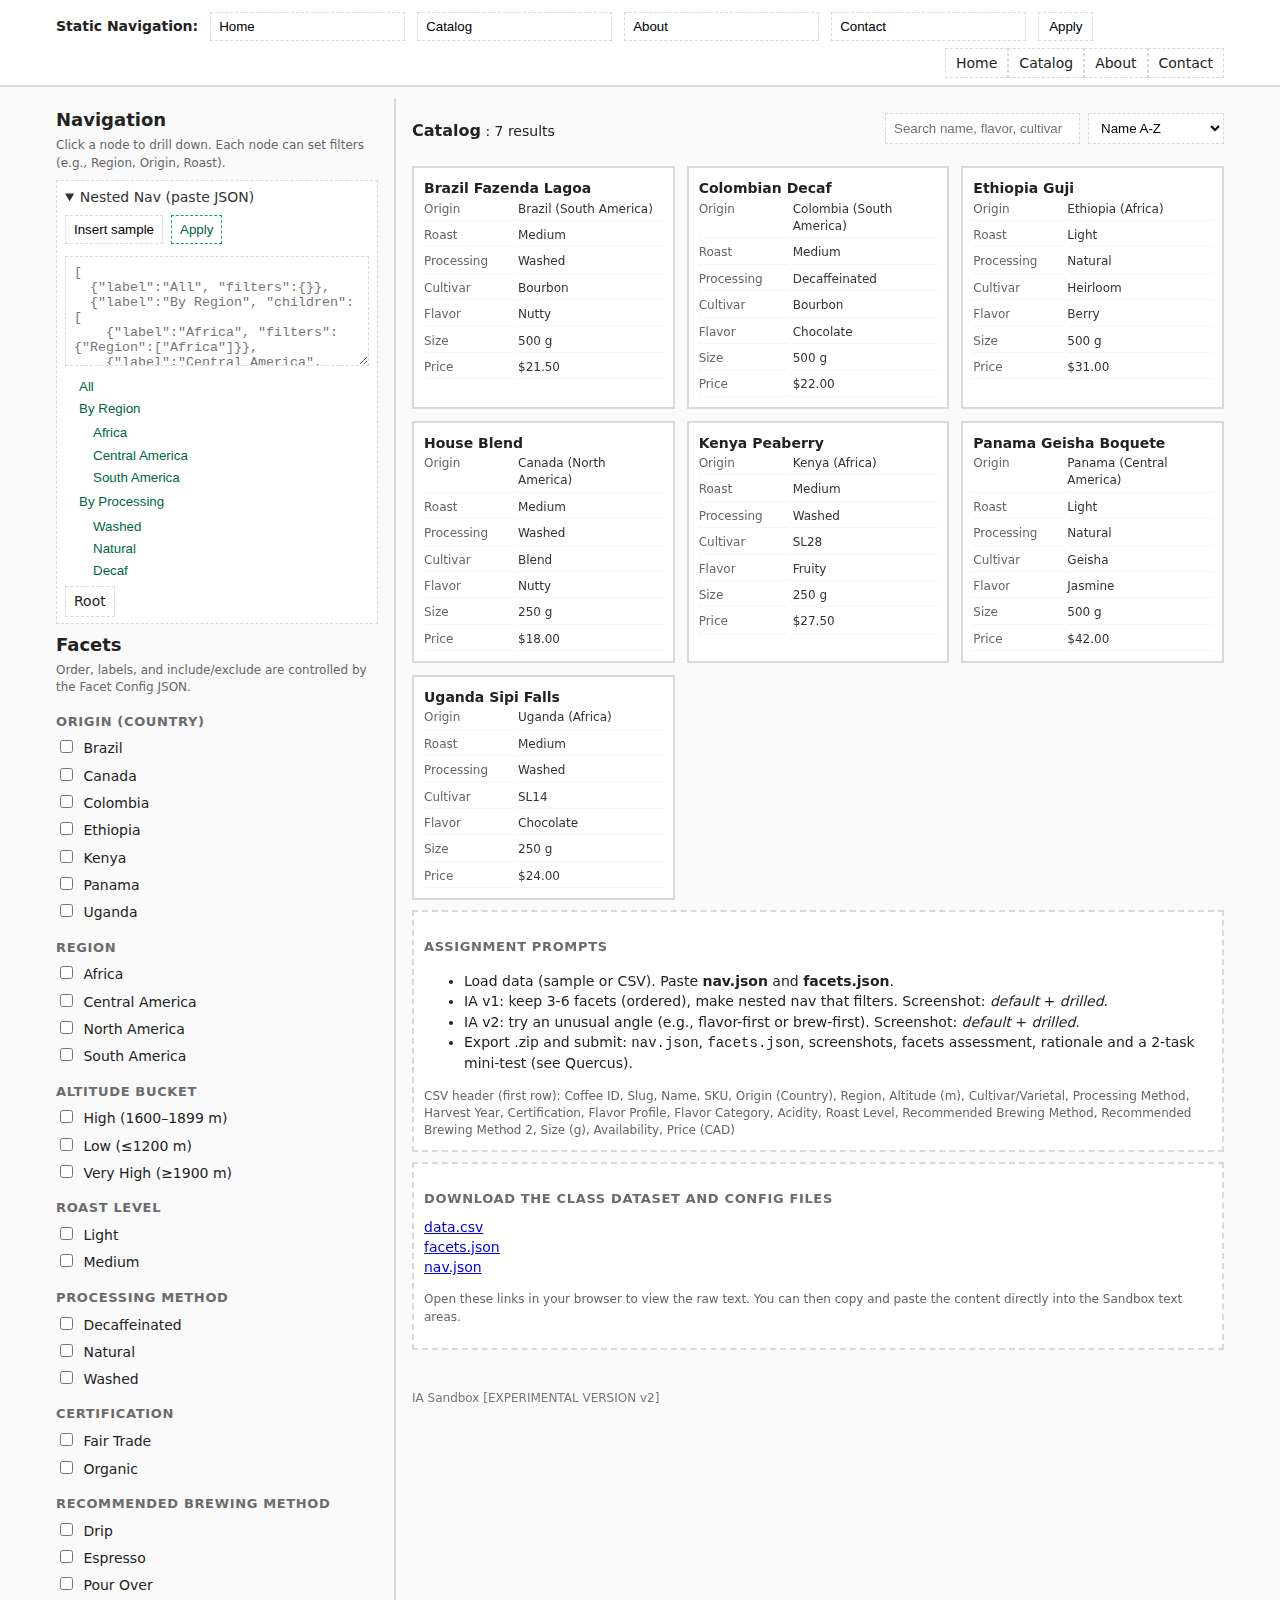
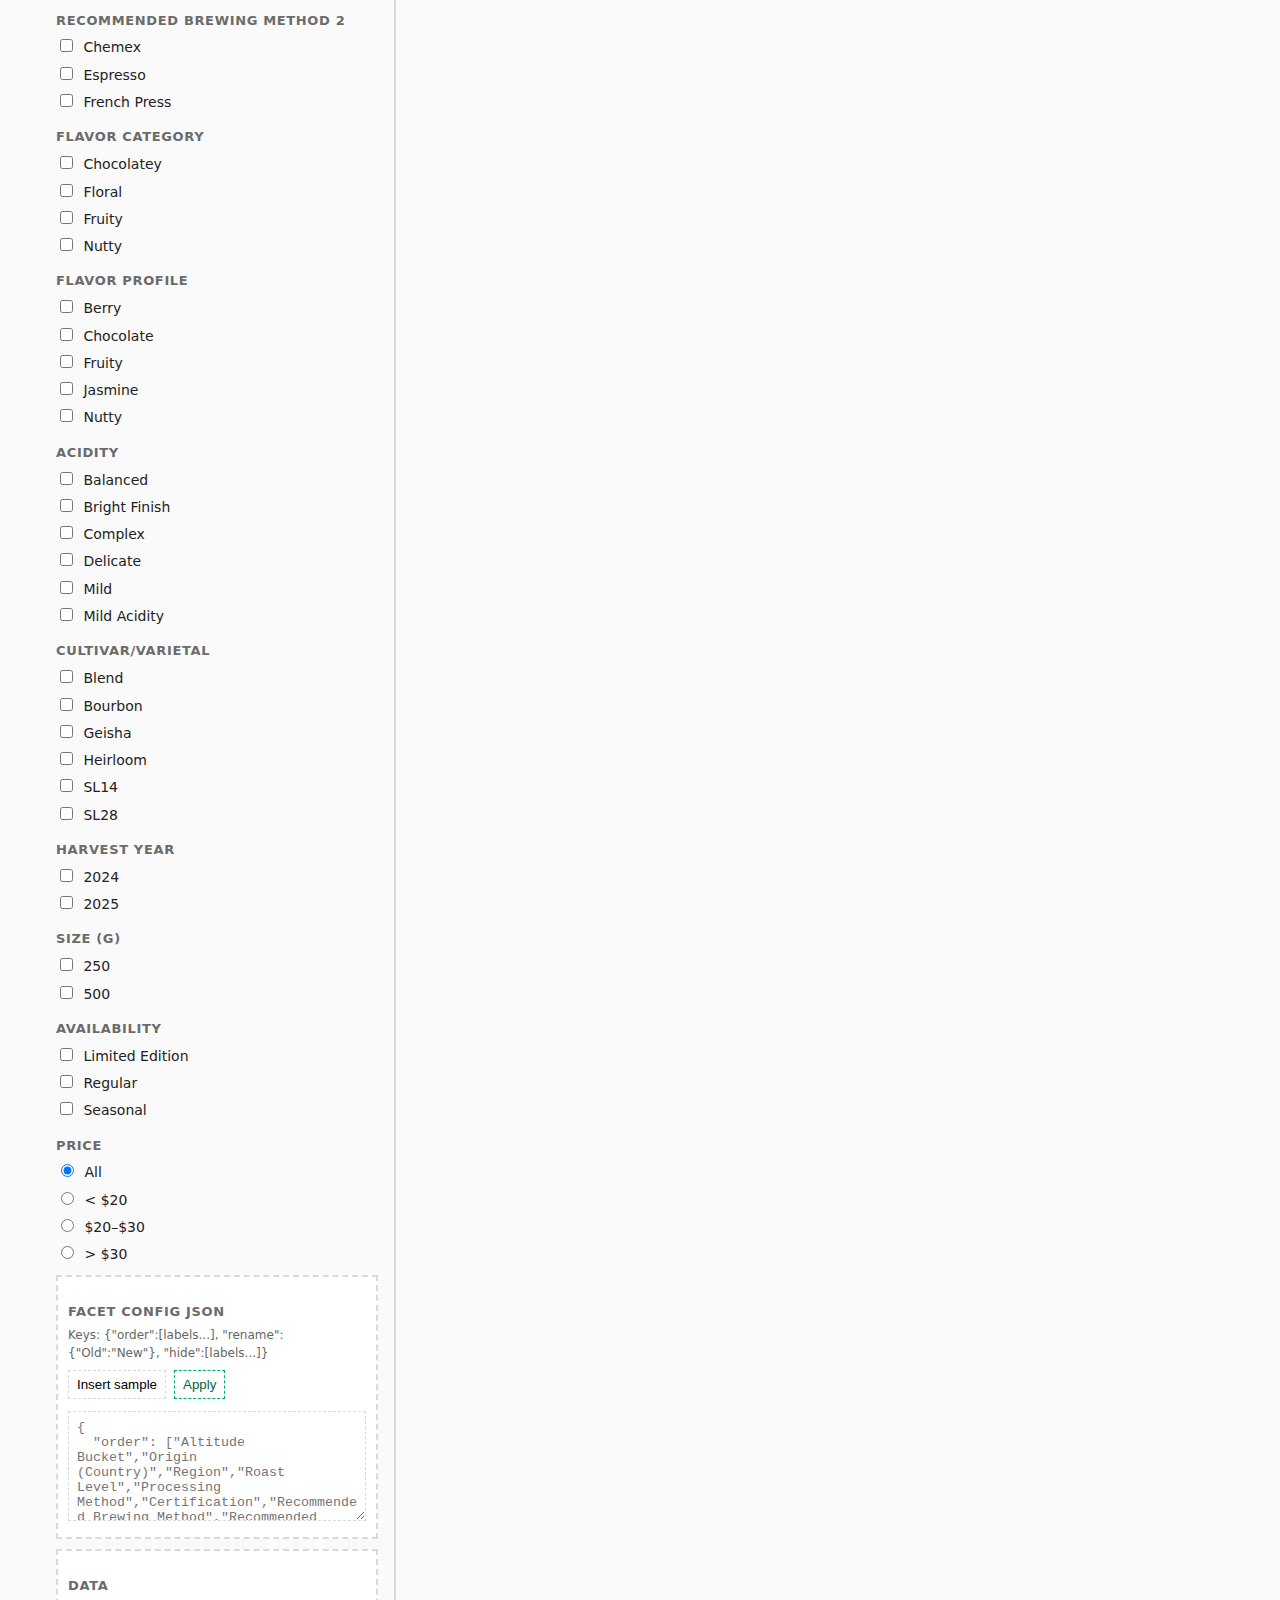
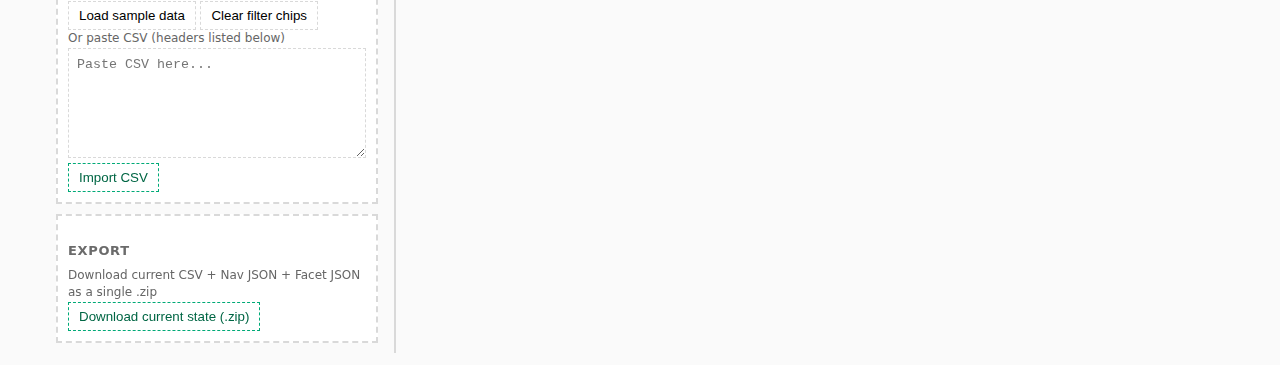
<file: 2170/forStudents/A2_sandbox_online.html>
<!doctype html>
<html lang="en">
<head>
<meta charset="utf-8" />
<meta name="viewport" content="width=device-width, initial-scale=1" />
<title>IA Faceted Search Sandbox</title>
<style>
  :root{ --bg:#fafafa; --ink:#222; --muted:#6b6b6b; --line:#d9d9d9; --accent:#0a7; --chip:#eee; }
  *{box-sizing:border-box}
  body{margin:0;background:var(--bg);color:var(--ink);font:14px/1.45 system-ui, -apple-system, Segoe UI, Roboto, sans-serif}
  header{border-bottom:2px solid var(--line);background:#fff;position:sticky;top:0;z-index:2}
  .wrap{max-width:1200px;margin:0 auto;padding:12px 16px}
  .navline{display:flex;gap:12px;flex-wrap:wrap;align-items:center}
  .navline input[type=text]{padding:6px 8px;border:1px dashed var(--line);min-width:150px}
  .nav-pill{padding:6px 10px;border:1px dashed var(--line);background:#fff}
  main{display:grid;grid-template-columns:340px 1fr;gap:16px;align-items:start}
  aside{border-right:2px solid var(--line);padding-right:16px}
  h1{font-size:18px;margin:8px 0 4px}
  h2{font-size:13px;margin:16px 0 6px;color:var(--muted);text-transform:uppercase;letter-spacing:.05em}
  label{display:block;margin:6px 0}
  input[type=checkbox],input[type=radio]{margin-right:6px}
  .tree ul{list-style:none;padding-left:14px;margin:4px 0}
  .tree li{margin:2px 0}
  .tree button{border:0;background:none;color:#064;cursor:pointer;padding:0}
  details{border:1px dashed var(--line);background:#fff;padding:6px 8px;margin:8px 0}
  summary{cursor:pointer;color:#333}
  .chip{display:inline-flex;gap:6px;align-items:center;padding:4px 8px;border:1px dashed var(--line);background:var(--chip);margin:3px 4px 0 0}
  .chip button{border:0;background:none;color:var(--muted);cursor:pointer}
  .controls{display:flex;gap:8px;flex-wrap:wrap;margin:8px 0 12px}
  .controls input[type=text], .controls select, .controls button{padding:6px 8px;border:1px dashed var(--line);background:#fff}
  .btn{padding:6px 10px;border:1px dashed var(--line);background:#fff;cursor:pointer}
  .btn.primary{border-color:var(--accent);color:#064}
  .help{font-size:12px;color:#666}
  .grid{display:grid;grid-template-columns:repeat(auto-fill,minmax(260px,1fr));gap:12px}
  .card{border:2px solid var(--line);background:#fff;padding:10px}
  .kvs{display:grid;grid-template-columns:90px 1fr;gap:4px;font-size:12px;color:#333}
  .kvs div{padding:2px 0;border-bottom:1px dotted #eee}
  .kvs div:nth-child(odd){color:#666}
  .bar{display:flex;justify-content:space-between;align-items:center;margin:6px 0 10px}
  .bar strong{font-size:16px}
  textarea{width:100%;min-height:110px;border:1px dashed var(--line);padding:8px;background:#fff}
  .section{border:2px dashed var(--line);padding:10px;background:#fff;margin:10px 0}
  .footer{margin:40px 0 80px;color:#777;font-size:12px}
  .breadcrumb{display:flex;gap:6px;flex-wrap:wrap;align-items:center;margin-top:6px}
  .crumb{padding:4px 8px;border:1px dashed var(--line);background:#fff}

  .json-error { margin-top:8px; padding:8px; border:1px dashed #d33; background:#fff5f5; color:#6b1616; font:12px/1.4 ui-monospace, SFMono-Regular, Menlo, monospace; white-space:pre-wrap }
  .json-error code { display:block; padding:6px; background:#fff; border:1px dashed #f0a; overflow:auto }
  .json-bad { outline:2px solid #d33; outline-offset:2px }
</style>

</head>
<body>
<header>
  <div class="wrap">
    <div class="navline">
      <strong>Static Navigation:</strong>
      <input id="nav1" type="text" placeholder="Nav item 1" value="Home">
      <input id="nav2" type="text" placeholder="Nav item 2" value="Catalog">
      <input id="nav3" type="text" placeholder="Nav item 3" value="About">
      <input id="nav4" type="text" placeholder="Nav item 4" value="Contact">
      <button class="btn" id="applyNav">Apply</button>
      <div id="navPreview" style="margin-left:auto;"></div>
    </div>
  </div>
</header>

<div class="wrap">
  <main>
    <aside>
      <h1>Navigation</h1>
      <div class="help">Click a node to drill down. Each node can set filters (e.g., Region, Origin, Roast).</div>
      <details open>
        <summary>Nested Nav (paste JSON)</summary>
        <div class="controls">
          <button class="btn" id="insertNavSample">Insert sample</button>
          <button class="btn primary" id="applyNavJson">Apply</button>
        </div>
        <textarea id="navJson" placeholder='[
  {"label":"All", "filters":{}},
  {"label":"By Region", "children":[
    {"label":"Africa", "filters":{"Region":["Africa"]}},
    {"label":"Central America", "filters":{"Region":["Central America"]}}
  ]}
]'></textarea>
        <div id="navTree" class="tree"></div>
        <div class="breadcrumb" id="crumbs"></div>
      </details>

      <h1>Facets</h1>
      <div class="help">Order, labels, and include/exclude are controlled by the Facet Config JSON.</div>
      <div id="facetHost"></div>

      <div class="section">
        <h2>Facet Config JSON</h2>
        <div class="help">Keys: {"order":[labels...], "rename":{"Old":"New"}, "hide":[labels...]}</div>
        <div class="controls">
          <button class="btn" id="insertFacetSample">Insert sample</button>
          <button class="btn primary" id="applyFacetJson">Apply</button>
        </div>
        <textarea id="facetJson" placeholder='{
  "order": ["Altitude Bucket","Origin (Country)","Region","Roast Level","Processing Method","Certification","Recommended Brewing Method","Recommended Brewing Method 2","Flavor Category","Flavor Profile","Acidity","Cultivar/Varietal","Harvest Year","Size (g)","Availability","Price"],
  "rename": {"Origin (Country)": "Origin", "Processing Method": "Process"},
  "hide": []
}'></textarea>
      </div>

      <div class="section">
        <h2>Data</h2>
        <button class="btn" id="loadSample">Load sample data</button>
        <button class="btn" id="clearFilters">Clear filter chips</button>
        <div class="help">Or paste CSV (headers listed below)</div>
        <textarea id="csvIn" placeholder="Paste CSV here..."></textarea>
        <button class="btn primary" id="importCsv">Import CSV</button>
      </div>

      <div class="section">
        <h2>Export</h2>
        <div class="help">Download current CSV + Nav JSON + Facet JSON as a single .zip</div>
        <button class="btn primary" id="downloadZip">Download current state (.zip)</button>
      </div>
    </aside>

    <section>
      <div class="bar">
        <div>
          <strong>Catalog</strong>
          <span id="count"></span>
        </div>
        <div class="controls">
          <input id="q" type="text" placeholder="Search name, flavor, cultivar">
          <select id="sort">
            <option value="name-asc">Name A-Z</option>
            <option value="price-asc">Price low to high</option>
            <option value="price-desc">Price high to low</option>
          </select>
        </div>
      </div>

      <div id="chips"></div>
      <div class="grid" id="grid"></div>

      <div class="section">
  <h2>Assignment prompts</h2>
  <ul>
    <li>Load data (sample or CSV). Paste <strong>nav.json</strong> and <strong>facets.json</strong>.</li>
    <li>IA v1: keep 3-6 facets (ordered), make nested nav that filters. Screenshot: <em>default</em> + <em>drilled</em>.</li>
    <li>IA v2: try an unusual angle (e.g., flavor-first or brew-first). Screenshot: <em>default</em> + <em>drilled</em>.</li>
    <li>Export .zip and submit: <code>nav.json</code>, <code>facets.json</code>, screenshots, facets assessment, rationale and a 2-task mini-test (see Quercus).</li>
  </ul>
  <div class="help">CSV header (first row): Coffee ID, Slug, Name, SKU, Origin (Country), Region, Altitude (m), Cultivar/Varietal, Processing Method, Harvest Year, Certification, Flavor Profile, Flavor Category, Acidity, Roast Level, Recommended Brewing Method, Recommended Brewing Method 2, Size (g), Availability, Price (CAD)</div>
</div>
<section class="section">
  <h2>Download the Class Dataset and Config Files</h2>
  
  <ul style="list-style:none; padding-left:0; margin-top:8px;">
    <li>
      <a href="https://labourlab.ca/2170/forStudents/data.csv" target="_blank" rel="noopener">data.csv</a> 
    </li>
    <li>
      <a href="https://labourlab.ca/2170/forStudents/facets.json" target="_blank" rel="noopener">facets.json</a>
    </li>
    <li>
      <a href="https://labourlab.ca/2170/forStudents/nav.json" target="_blank" rel="noopener">nav.json</a>
    </li>
  </ul>
  <p class="help">
    Open these links in your browser to view the raw text. You can then copy and paste the content directly into the Sandbox text areas.
  </p>
</section>


      <div class="footer">IA Sandbox [EXPERIMENTAL VERSION v2]</div>
    </section>
  </main>
</div>

<script>
const $ = sel => document.querySelector(sel);
const $$ = sel => Array.from(document.querySelectorAll(sel));
function slugify(s){return String(s).toLowerCase().replace(/[^a-z0-9]+/g,'-').replace(/^-+|-+$/g,'')}
function uniq(xs){return [...new Set(xs)].filter(Boolean).sort()}

function parseCSV(text){
  const rows=[]; let i=0, field='', row=[], inQ=false;
  function pushField(){row.push(field); field=''}
  function pushRow(){rows.push(row); row=[]}
  while(i<text.length){
    const c=text[i];
    if(c=='"'){ if(inQ && text[i+1]=='"'){field+='"'; i++;} else {inQ=!inQ;} }
    else if(c==',' && !inQ){ pushField(); }
    else if((c=='\n' || c=='\r') && !inQ){
      if(field.length || row.length){ pushField(); pushRow(); }
      while(text[i+1]=='\n' || text[i+1]=='\r') i++;
    } else { field+=c; }
    i++;
  }
  if(field.length || row.length){ pushField(); pushRow(); }
  return rows;
}

function toCSV(objects, header){
  const esc = v => {
    const s = (v==null? "" : String(v));
    return /[",\n\r]/.test(s) ? '"'+s.replace(/"/g,'""')+'"' : s;
  };
  const rows = [header.join(',')];
  for(const o of objects){ rows.push(header.map(h=>esc(o[h])).join(',')); }
  return rows.join('\n');
}

// ---------- Derived helpers ----------
function altitudeBucketFrom(val){
  const n = parseFloat(String(val||"").replace(/[^0-9.]/g,""));
  if(!isFinite(n)) return "Unknown";
  if(n <= 1200) return "Low (≤1200 m)";
  if(n <= 1599) return "Mid (1200–1599 m)";
  if(n <= 1899) return "High (1600–1899 m)";
  return "Very High (≥1900 m)";
}
function deriveAltitudeBucketForAll(){
  (DATA||[]).forEach(r=>{ r["Altitude Bucket"] = altitudeBucketFrom(r["Altitude (m)"]); });
}

const SAMPLE = [
  {"Coffee ID":"1","Slug":"brazil-lagoa-1","Name":"Brazil Fazenda Lagoa","Origin (Country)":"Brazil","Region":"South America","Altitude (m)":"1100","Cultivar/Varietal":"Bourbon","Processing Method":"Washed","Harvest Year":"2024","Certification":"Fair Trade","Flavor Profile":"Nutty","Flavor Category":"Nutty","Acidity":"Mild Acidity","Roast Level":"Medium","Recommended Brewing Method":"Espresso","Recommended Brewing Method 2":"French Press","Size (g)":"500","Availability":"Regular","Price (CAD)":"21.50"},
  {"Coffee ID":"2","Slug":"colombia-decaf-2","Name":"Colombian Decaf","Origin (Country)":"Colombia","Region":"South America","Altitude (m)":"1600","Cultivar/Varietal":"Bourbon","Processing Method":"Decaffeinated","Harvest Year":"2025","Certification":"Fair Trade","Flavor Profile":"Chocolate","Flavor Category":"Chocolatey","Acidity":"Balanced","Roast Level":"Medium","Recommended Brewing Method":"Drip","Recommended Brewing Method 2":"Espresso","Size (g)":"500","Availability":"Regular","Price (CAD)":"22.00"},
  {"Coffee ID":"3","Slug":"ethiopia-guji-3","Name":"Ethiopia Guji","Origin (Country)":"Ethiopia","Region":"Africa","Altitude (m)":"2000","Cultivar/Varietal":"Heirloom","Processing Method":"Natural","Harvest Year":"2025","Certification":"Organic","Flavor Profile":"Berry","Flavor Category":"Fruity","Acidity":"Complex","Roast Level":"Light","Recommended Brewing Method":"Pour Over","Recommended Brewing Method 2":"Chemex","Size (g)":"500","Availability":"Limited Edition","Price (CAD)":"31.00"},
  {"Coffee ID":"4","Slug":"kenya-peaberry-4","Name":"Kenya Peaberry","Origin (Country)":"Kenya","Region":"Africa","Altitude (m)":"1800","Cultivar/Varietal":"SL28","Processing Method":"Washed","Harvest Year":"2024","Certification":"Organic","Flavor Profile":"Fruity","Flavor Category":"Fruity","Acidity":"Bright Finish","Roast Level":"Medium","Recommended Brewing Method":"Pour Over","Recommended Brewing Method 2":"French Press","Size (g)":"250","Availability":"Regular","Price (CAD)":"27.50"},
  {"Coffee ID":"5","Slug":"panama-geisha-5","Name":"Panama Geisha Boquete","Origin (Country)":"Panama","Region":"Central America","Altitude (m)":"1600","Cultivar/Varietal":"Geisha","Processing Method":"Natural","Harvest Year":"2025","Certification":"Organic","Flavor Profile":"Jasmine","Flavor Category":"Floral","Acidity":"Delicate","Roast Level":"Light","Recommended Brewing Method":"Pour Over","Recommended Brewing Method 2":"Chemex","Size (g)":"500","Availability":"Seasonal","Price (CAD)":"42.00"},
  {"Coffee ID":"6","Slug":"uganda-sipi-6","Name":"Uganda Sipi Falls","Origin (Country)":"Uganda","Region":"Africa","Altitude (m)":"1600","Cultivar/Varietal":"SL14","Processing Method":"Washed","Harvest Year":"2025","Certification":"Fair Trade","Flavor Profile":"Chocolate","Flavor Category":"Chocolatey","Acidity":"Balanced","Roast Level":"Medium","Recommended Brewing Method":"Drip","Recommended Brewing Method 2":"Espresso","Size (g)":"250","Availability":"Seasonal","Price (CAD)":"24.00"},
  {"Coffee ID":"7","Slug":"house-blend-7","Name":"House Blend","Origin (Country)":"Canada","Region":"North America","Altitude (m)":"200","Cultivar/Varietal":"Blend","Processing Method":"Washed","Harvest Year":"2024","Certification":"Organic","Flavor Profile":"Nutty","Flavor Category":"Nutty","Acidity":"Mild","Roast Level":"Medium","Recommended Brewing Method":"Drip","Recommended Brewing Method 2":"Espresso","Size (g)":"250","Availability":"Regular","Price (CAD)":"18.00"}
];


let DATA = [...SAMPLE];
deriveAltitudeBucketForAll();
let ACTIVE = {origin:new Set(), region:new Set(), altbucket:new Set(), roast:new Set(), processing:new Set(), cert:new Set(), brew1:new Set(), brew2:new Set(), flavorcat:new Set(), flavor:new Set(), acidity:new Set(), cultivar:new Set(), harvest:new Set(), size:new Set(), avail:new Set(), price:"all"};
let NAV_FILTERS = {}; let NAV_PATH = [];

let FACET_CONFIG = {
  order: ["Origin (Country)","Region","Altitude Bucket","Roast Level","Processing Method","Certification","Recommended Brewing Method","Recommended Brewing Method 2","Flavor Category","Flavor Profile","Acidity","Cultivar/Varietal","Harvest Year","Size (g)","Availability","Price"],
  rename: {},
  hide: []
};

const FACET_DEFS = {
  "Origin (Country)": {key:"Origin (Country)", group:"origin", type:"checkbox"},
  "Region": {key:"Region", group:"region", type:"checkbox"},
  "Altitude Bucket": {key:"Altitude Bucket", group:"altbucket", type:"checkbox"},
  "Roast Level": {key:"Roast Level", group:"roast", type:"checkbox"},
  "Processing Method": {key:"Processing Method", group:"processing", type:"checkbox"},
  "Certification": {key:"Certification", group:"cert", type:"checkbox"},
  "Recommended Brewing Method": {key:"Recommended Brewing Method", group:"brew1", type:"checkbox"},
  "Recommended Brewing Method 2": {key:"Recommended Brewing Method 2", group:"brew2", type:"checkbox"},
  "Flavor Category": {key:"Flavor Category", group:"flavorcat", type:"checkbox"},
  "Flavor Profile": {key:"Flavor Profile", group:"flavor", type:"checkbox"},
  "Acidity": {key:"Acidity", group:"acidity", type:"checkbox"},
  "Cultivar/Varietal": {key:"Cultivar/Varietal", group:"cultivar", type:"checkbox"},
  "Harvest Year": {key:"Harvest Year", group:"harvest", type:"checkbox"},
  "Size (g)": {key:"Size (g)", group:"size", type:"checkbox"},
  "Availability": {key:"Availability", group:"avail", type:"checkbox"},
  "Price": {key:"Price (CAD)", group:"price", type:"radio"}
};

function renderHeaderNav(){
  const items = [$("#nav1").value,$("#nav2").value,$("#nav3").value,$("#nav4").value].filter(Boolean);
  $("#navPreview").innerHTML = items.map(t=>`<span class="nav-pill">${t}</span>`).join("");
}

function facetValues(key){ return uniq(DATA.map(x => String(x[key]||"").trim()).filter(Boolean)); }

function buildFacet(label){
  const def = FACET_DEFS[label]; if(!def) return "";
  const display = FACET_CONFIG.rename[label] || label;
  if(def.type==="checkbox"){
    const values = facetValues(def.key);
    return `<h2>${display}</h2>
      <div>${values.map(v=>{
        const id = `${def.group}-${slugify(v)}`;
        const checked = ACTIVE[def.group].has(v) ? "checked" : "";
        return `<label><input type=\"checkbox\" data-group=\"${def.group}\" value=\"${v}\" id=\"${id}\" ${checked}> ${v}</label>`;
      }).join("")}</div>`;
  } else {
    const v = ACTIVE.price || "all";
    return `<h2>${display}</h2>
      <label><input type="radio" name="price" value="all" ${v==="all"?"checked":""}> All</label>
      <label><input type="radio" name="price" value="lt20" ${v==="lt20"?"checked":""}> &lt; $20</label>
      <label><input type="radio" name="price" value="20to30" ${v==="20to30"?"checked":""}> $20–$30</label>
      <label><input type="radio" name="price" value="gt30" ${v==="gt30"?"checked":""}> &gt; $30</label>`;
  }
}

function renderFacets(){
  const host = $("#facetHost");
  const order = FACET_CONFIG.order.filter(l => !FACET_CONFIG.hide.includes(l) && FACET_DEFS[l]);
  host.innerHTML = order.map(buildFacet).join("");
}

function applyFilters(){
  let out = DATA.slice();
  const q = $("#q").value.trim().toLowerCase();
  if(q){
    out = out.filter(r =>
    inSet(ACTIVE.origin, r["Origin (Country)"]) &&
    inSet(ACTIVE.region, r["Region"]) &&
    inSet(ACTIVE.altbucket, r["Altitude Bucket"]) &&
    inSet(ACTIVE.roast, r["Roast Level"]) &&
    inSet(ACTIVE.processing, r["Processing Method"]) &&
    inSet(ACTIVE.cert, r["Certification"]) &&
    inSet(ACTIVE.brew1, r["Recommended Brewing Method"]) &&
    inSet(ACTIVE.brew2, r["Recommended Brewing Method 2"]) &&
    inSet(ACTIVE.flavorcat, r["Flavor Category"]) &&
    inSet(ACTIVE.flavor, r["Flavor Profile"]) &&
    inSet(ACTIVE.acidity, r["Acidity"]) &&
    inSet(ACTIVE.cultivar, r["Cultivar/Varietal"]) &&
    inSet(ACTIVE.harvest, r["Harvest Year"]) &&
    inSet(ACTIVE.size, r["Size (g)"]) &&
    inSet(ACTIVE.avail, r["Availability"]) );
  }
  function inSet(set, v){return set.size===0 || set.has(String(v))}
  out = out.filter(r =>
    inSet(ACTIVE.origin, r["Origin (Country)"]) &&
    inSet(ACTIVE.region, r["Region"]) &&
    inSet(ACTIVE.roast, r["Roast Level"]) &&
    inSet(ACTIVE.processing, r["Processing Method"]) &&
    inSet(ACTIVE.cert, r["Certification"]) &&
    inSet(ACTIVE.brew1, r["Recommended Brewing Method"]) &&
    inSet(ACTIVE.brew2, r["Recommended Brewing Method 2"]) &&
    inSet(ACTIVE.flavorcat, r["Flavor Category"]) &&
    inSet(ACTIVE.flavor, r["Flavor Profile"]) &&
    inSet(ACTIVE.acidity, r["Acidity"]) &&
    inSet(ACTIVE.cultivar, r["Cultivar/Varietal"]) &&
    inSet(ACTIVE.harvest, r["Harvest Year"]) &&
    inSet(ACTIVE.size, r["Size (g)"]) &&
    inSet(ACTIVE.avail, r["Availability"]) );

  const priceSel = ACTIVE.price || "all";
  out = out.filter(r => {
    const p = parseFloat(r["Price (CAD)"]||0);
    if(priceSel==="lt20") return p < 20;
    if(priceSel==="20to30") return p >= 20 && p <= 30;
    if(priceSel==="gt30") return p > 30;
    return true;
  });

  const navKeys = Object.keys(NAV_FILTERS||{});
  if(navKeys.length){
    out = out.filter(r => navKeys.every(k => {
      const v = NAV_FILTERS[k];
      const cell = String(r[k] ?? "");
      return v.length===0 || v.includes(cell);
    }));
  }

  const sort = $("#sort").value;
  if(sort==="name-asc") out.sort((a,b)=>String(a.Name).localeCompare(String(b.Name)));
  if(sort==="price-asc") out.sort((a,b)=>parseFloat(a["Price (CAD)"])-parseFloat(b["Price (CAD)"]));
  if(sort==="price-desc") out.sort((a,b)=>parseFloat(b["Price (CAD)"])-parseFloat(a["Price (CAD)"]));

  const chips = [];
  for(const [g,set] of Object.entries(ACTIVE)){
    if(g==="price"){ if(ACTIVE.price && ACTIVE.price!=="all") chips.push({g:"price", v: ACTIVE.price}); continue; }
    set.forEach(v => chips.push({g,v}));
  }
  for(const k of navKeys){ (NAV_FILTERS[k]||[]).forEach(v => chips.push({g:`nav:${k}`, v})); }
  $("#chips").innerHTML = chips.map(c=>`<span class="chip">${c.g}: <strong>${c.v}</strong> <button data-chip="${c.g}::${c.v}" title="remove">✕</button></span>`).join("");

  $("#count").textContent = `: ${out.length} results`;
  $("#grid").innerHTML = out.map(r=>`
    <article class="card">
      <div style="font-weight:600">${r.Name}</div>
      <div class="kvs">
        <div>Origin</div><div>${r["Origin (Country)"]} (${r.Region||"-"})</div>
        <div>Roast</div><div>${r["Roast Level"]}</div>
        <div>Processing</div><div>${r["Processing Method"]}</div>
        <div>Cultivar</div><div>${r["Cultivar/Varietal"]||"-"}</div>
        <div>Flavor</div><div>${r["Flavor Profile"]||"-"}</div>
        <div>Size</div><div>${r["Size (g)"]||"-"} g</div>
        <div>Price</div><div>$${Number(r["Price (CAD)"]).toFixed(2)}</div>
      </div>
    </article>
  `).join("");
}

let NAV_JSON = [
  { label: "All", filters: {} },
  { label: "By Region", children: [
      { label: "Africa", filters: {"Region":["Africa"]} },
      { label: "Central America", filters: {"Region":["Central America"]} },
      { label: "South America", filters: {"Region":["South America"]} }
  ]},
  { label: "By Processing", children: [
      { label: "Washed", filters: {"Processing Method":["Washed"]}},
      { label: "Natural", filters: {"Processing Method":["Natural"]}},
      { label: "Decaf", filters: {"Processing Method":["Decaffeinated"]}}
  ]}
];

function renderNavTree(){
  const host = $("#navTree");
  function nodeHTML(n, path){
    const hasKids = Array.isArray(n.children) && n.children.length;
    const click = `data-path="${encodeURIComponent(JSON.stringify(path))}"`;
    return `<li>
      <button ${click} class="navNode">${n.label}</button>
      ${hasKids? `<ul>${n.children.map((c,i)=>nodeHTML(c, path.concat(i))).join("")}</ul>`: ""}
    </li>`;
  }
  host.innerHTML = `<ul>${NAV_JSON.map((n,i)=>nodeHTML(n,[i])).join("")}</ul>`;
  renderBreadcrumb();
}

function getNodeByPath(path){
  let node = {children:NAV_JSON};
  for(const idx of path){ node = node.children[idx]; if(!node) break; }
  return node;
}

function applyNavNode(path){
  const node = getNodeByPath(path);
  NAV_PATH = path.slice();
  NAV_FILTERS = JSON.parse(JSON.stringify(node.filters || {}));
  renderBreadcrumb();
  applyFilters();
}

function renderBreadcrumb(){
  let parts = [];
  let node = {children:NAV_JSON};
  let labels = ["Root"];
  for(const idx of NAV_PATH){ node = node.children[idx]; labels.push(node.label); }
  const crumbs = labels.map((lab,depth)=>`<span class="crumb" data-depth="${depth}">${lab}</span>`).join("");
  $("#crumbs").innerHTML = crumbs;
}

function csvToObjects(text){
  const rows = parseCSV(text).filter(r=>r.length && r.some(x=>String(x).trim().length));
  const header = rows[0].map(h => h.trim());
  const out = [];
  for(let i=1;i<rows.length;i++){
    const row = rows[i]; if(!row.length) continue;
    const obj = {};
    for(let c=0;c<header.length;c++){ obj[header[c]] = (row[c] ?? "").toString().trim(); }
    if(!obj.Slug){ obj.Slug = slugify(`${obj["Name"]||"item"}-${obj["Origin (Country)"]||""}-${obj["Coffee ID"]||i}`) }
    if(!obj["Region"]) {
      const oc = (obj["Origin (Country)"]||"").toLowerCase();
      obj["Region"] = ["ethiopia","kenya","uganda","rwanda","tanzania"].some(x=>oc.includes(x))?"Africa"
        : ["colombia","peru","brazil"].some(x=>oc.includes(x))?"South America"
        : ["guatemala","honduras","costa rica","el salvador","mexico","panama"].some(x=>oc.includes(x))?"Central America"
        : ["indonesia","papua"].some(x=>oc.includes(x))?"Asia-Pacific"
        : oc.includes("canada")?"North America":"Other";
    }
    out.push(obj);
  }
  return out;
}

function crc32Table(){ let t=new Uint32Array(256); for(let n=0;n<256;n++){ let c=n; for(let k=0;k<8;k++) c = (c & 1) ? (0xEDB88320 ^ (c >>> 1)) : (c >>> 1); t[n]=c>>>0;} return t; }
const CRC_TABLE = crc32Table();
function crc32(u8){
  let c = 0 ^ (-1);
  for (let i = 0; i < u8.length; i++) {
    c = (c >>> 8) ^ CRC_TABLE[(c ^ u8[i]) & 0xFF];
  }
  return (c ^ (-1)) >>> 0;
}
function strToU8(s){ return new TextEncoder().encode(s); }
function le32(n){ const b=new Uint8Array(4); new DataView(b.buffer).setUint32(0,n,true); return b; }
function le16(n){ const b=new Uint8Array(2); new DataView(b.buffer).setUint16(0,n,true); return b; }
function makeZip(files){
  const fileRecs=[]; let offset=0; const chunks=[];
  for(const f of files){
    const nameU8=strToU8(f.name); const data=f.data instanceof Uint8Array?f.data:strToU8(String(f.data||""));
    const crc=crc32(data); const comp=data.length; const uncomp=data.length;
    chunks.push(strToU8("PK\x03\x04")); chunks.push(le16(20)); chunks.push(le16(0)); chunks.push(le16(0));
    chunks.push(le16(0)); chunks.push(le16(0)); chunks.push(le32(crc)); chunks.push(le32(comp)); chunks.push(le32(uncomp));
    chunks.push(le16(nameU8.length)); chunks.push(le16(0)); chunks.push(nameU8); chunks.push(data);
    fileRecs.push({nameU8,crc,compSize:comp,uncompSize:uncomp,offset});
    offset += 30 + nameU8.length + data.length;
  }
  const centralDirOffset = offset;
  for(const r of fileRecs){
    chunks.push(strToU8("PK\x01\x02")); chunks.push(le16(20)); chunks.push(le16(20)); chunks.push(le16(0)); chunks.push(le16(0));
    chunks.push(le16(0)); chunks.push(le16(0)); chunks.push(le32(r.crc)); chunks.push(le32(r.compSize)); chunks.push(le32(r.uncompSize));
    chunks.push(le16(r.nameU8.length)); chunks.push(le16(0)); chunks.push(le16(0)); chunks.push(le16(0)); chunks.push(le16(0));
    chunks.push(le32(0)); chunks.push(le32(r.offset)); chunks.push(r.nameU8);
  }
  const lenBeforeEnd = chunks.reduce((a,c)=>a+(c.byteLength||c.length),0);
  const centralDirSize = lenBeforeEnd - centralDirOffset;
  chunks.push(strToU8("PK\x05\x06")); chunks.push(le16(0)); chunks.push(le16(0));
  chunks.push(le16(fileRecs.length)); chunks.push(le16(fileRecs.length));
  chunks.push(le32(centralDirSize)); chunks.push(le32(centralDirOffset)); chunks.push(le16(0));
  const totalLen = chunks.reduce((a,c)=>a+(c.byteLength||c.length),0);
  const out = new Uint8Array(totalLen); let p=0; for(const c of chunks){ out.set(c,p); p+=c.byteLength||c.length; }
  return out;
}

/* error messages nicer */
function posToLineCol(text, pos){
  let line = 1, col = 1;
  for (let i=0; i<pos && i<text.length; i++){
    if (text[i] === '\n'){ line++; col = 1; } else { col++; }
  }
  return {line, col};
}
function codeFrame(text, pos, context=2){
  const lines = text.split(/\r?\n/);
  // compute line number for pos
  let cur=0, lineIdx=0;
  for (; lineIdx<lines.length; lineIdx++){
    const L = lines[lineIdx].length + 1; // +1 for newline
    if (cur + L > pos) break;
    cur += L;
  }
  const start = Math.max(0, lineIdx - context);
  const end   = Math.min(lines.length - 1, lineIdx + context);
  const width = String(end+1).length;
  const pointerCol = Math.max(1, pos - cur + 1);
  const frame = [];
  for (let i=start;i<=end;i++){
    const ln = String(i+1).padStart(width,' ');
    frame.push(`${ln} | ${lines[i]}`);
    if (i === lineIdx){
      frame.push(`${' '.repeat(width)} | ${' '.repeat(pointerCol-1)}^`);
    }
  }
  return frame.join('\n');
}
// Common mistake hints (very light heuristics)
function hintFrom(text, pos, msg){
  // Trailing comma before '}' or ']'
  const prev = text[pos-1] || '';
  const next = text[pos] || '';
  if ((next === '}' || next === ']') && /Unexpected token/.test(msg)){
    const before = text.slice(Math.max(0,pos-10), pos);
    if (before.includes(',')) return 'Likely trailing comma before closing bracket. Remove the final comma.';
  }
  if (/Unexpected token ' in JSON/.test(msg)) return 'Use double quotes "..." for JSON keys/strings (no single quotes).';
  if (/Unexpected string in JSON/.test(msg)) return 'Strings must be quoted and separated by commas. Check commas between items.';
  if (/Unexpected token }/.test(msg) || /Unexpected token ]/.test(msg)) return 'Check for missing commas or stray commas in arrays/objects.';
  return '';
}
function renderJsonError(targetTextarea, err, sourceText){
  // create / reuse error box just after the textarea
  let box = targetTextarea.nextElementSibling;
  if (!box || !box.classList.contains('json-error')){
    box = document.createElement('div');
    box.className = 'json-error';
    targetTextarea.after(box);
  }
  // Parse error position from message ("position 123")
  const m = String(err && err.message || '').match(/position\s+(\d+)/);
  const pos = m ? Math.max(0, parseInt(m[1],10)) : 0;
  const lc  = posToLineCol(sourceText, pos);
  const frame = codeFrame(sourceText, pos, 2);
  const hint = hintFrom(sourceText, pos, String(err && err.message || ''));
  box.innerHTML =
    `JSON error at line ${lc.line}, col ${lc.col}\n` +
    (hint ? `Hint: ${hint}\n` : '') +
    `Message: ${err && err.message}\n\n` +
    `<code>${frame.replace(/&/g,'&amp;').replace(/</g,'&lt;')}</code>`;
  targetTextarea.classList.add('json-bad');
}
function clearJsonError(targetTextarea){
  const sib = targetTextarea.nextElementSibling;
  if (sib && sib.classList.contains('json-error')) sib.remove();
  targetTextarea.classList.remove('json-bad');
}


$("#applyNav").addEventListener("click", renderHeaderNav);

$("#insertNavSample").addEventListener("click", ()=>{
  $("#navJson").value = JSON.stringify(NAV_JSON, null, 2);
  clearJsonError($("#navJson"));
});

$("#applyNavJson").addEventListener("click", ()=>{
  const ta = $("#navJson");
  const src = ta.value || "[]";
  clearJsonError(ta);
  try {
    const parsed = JSON.parse(src);
    if (!Array.isArray(parsed)) {
      throw new Error("Nav JSON must be an array at the top level");
    }
    NAV_JSON = parsed;
    NAV_PATH = [];
    NAV_FILTERS = {};
    renderNavTree();
    applyFilters();
  } catch (e) {
    console.error("Nav JSON error:", e);
    renderJsonError(ta, e, src);
    // optional: still show a lightweight alert
    // alert("Nav JSON error: " + e.message);
  }
});

$("#insertFacetSample").addEventListener("click", ()=>{
  const sample = {
    order: [
      "Region","Origin (Country)","Processing Method","Roast Level",
      "Certification","Recommended Brewing Method","Recommended Brewing Method 2",
      "Flavor Category","Flavor Profile","Acidity","Cultivar/Varietal",
      "Harvest Year","Size (g)","Availability","Price"
    ],
    rename: {"Origin (Country)":"Origin","Processing Method":"Process"},
    hide: []
  };
  $("#facetJson").value = JSON.stringify(sample, null, 2);
  clearJsonError($("#facetJson"));
});

$("#applyFacetJson").addEventListener("click", ()=>{
  const ta = $("#facetJson");
  const src = ta.value || "{}";
  clearJsonError(ta);
  try {
    const cfg = JSON.parse(src);
    FACET_CONFIG = Object.assign({order:[], rename:{}, hide:[]}, cfg);
    renderFacets();
    applyFilters();
  } catch (e) {
    console.error("Facet JSON error:", e);
    renderJsonError(ta, e, src);
    // optional tiny alert if you still want it:
    // alert("Facet JSON error: " + e.message);
  }
});

$("#navTree").addEventListener("click", e=>{
  const btn = e.target.closest(".navNode");
  if (!btn) return;
  const path = JSON.parse(decodeURIComponent(btn.dataset.path));
  applyNavNode(path);
});

$("#crumbs").addEventListener("click", e=>{
  const c = e.target.closest(".crumb");
  if (!c) return;
  const depth = +c.dataset.depth;
  if (depth === 0){
    NAV_PATH = [];
    NAV_FILTERS = {};
  } else {
    NAV_PATH = NAV_PATH.slice(0, depth);
    const node = getNodeByPath(NAV_PATH);
    NAV_FILTERS = JSON.parse(JSON.stringify(node.filters || {}));
  }
  renderBreadcrumb();
  applyFilters();
});

$("#clearFilters").addEventListener("click", ()=>{ ACTIVE = {origin:new Set(), region:new Set(), roast:new Set(), processing:new Set(), cert:new Set(), brew1:new Set(), brew2:new Set(), flavorcat:new Set(), flavor:new Set(), acidity:new Set(), cultivar:new Set(), harvest:new Set(), size:new Set(), avail:new Set(), price:"all"}; $$('input[type=checkbox]').forEach(cb=>cb.checked=false); $$('input[name=price]').forEach(r=>{ if(r.value==="all") r.checked=true; }); $("#q").value=""; applyFilters(); });

$("#importCsv").addEventListener("click", ()=>{ const txt=$("#csvIn").value.trim(); if(!txt){ alert("Paste CSV first."); return; } try{ const objs=csvToObjects(txt); if(!objs.length){ alert("Parsed, but found no rows."); return; } DATA=objs; deriveAltitudeBucketForAll(); renderFacets(); applyFilters(); }catch(e){ console.error(e); alert("Could not parse CSV. Ensure headers match the help block."); } });
$("#loadSample").addEventListener("click", ()=>{ DATA=[...SAMPLE]; deriveAltitudeBucketForAll(); renderFacets(); applyFilters(); });

document.addEventListener("input", e=>{ const t=e.target; if(t.matches('input[type=checkbox]')){ const group=t.dataset.group; if(t.checked) ACTIVE[group].add(t.value); else ACTIVE[group].delete(t.value); applyFilters(); } if(t.id==="q"){ applyFilters(); } if(t.name==="price"){ ACTIVE.price=t.value; applyFilters(); }});
$("#sort").addEventListener("change", applyFilters);

$("#chips").addEventListener("click", e=>{ if(e.target.tagName==="BUTTON"){ const [g,v]=e.target.dataset.chip.split("::"); if(g==="price"){ ACTIVE.price="all"; $$('input[name=price]').forEach(r=>{if(r.value==="all") r.checked=true}); } else if(g.startsWith('nav:')){ const key=g.slice(4); const arr=NAV_FILTERS[key]||[]; NAV_FILTERS[key]=arr.filter(x=>x!==v); } else { ACTIVE[g].delete(v); const id = `#${g}-${slugify(v)}`; const cb = document.querySelector(id); if(cb) cb.checked=false; } applyFilters(); }});

document.addEventListener("DOMContentLoaded", () => {
$("#downloadZip").addEventListener("click", ()=>{
  try {
    const header = [
      "Coffee ID","Slug","Name","SKU","Origin (Country)","Region","Altitude (m)",
      "Cultivar/Varietal","Processing Method","Harvest Year","Certification",
      "Flavor Profile","Flavor Category","Acidity","Roast Level",
      "Recommended Brewing Method","Recommended Brewing Method 2",
      "Size (g)","Availability","Price (CAD)"
    ];

    const csvText  = toCSV(DATA, header);
    const navText  = JSON.stringify(NAV_JSON,   null, 2);
    const facetText= JSON.stringify(FACET_CONFIG, null, 2);

    const zipU8 = makeZip([
      { name: "data.csv",   data: strToU8(csvText)  },
      { name: "nav.json",   data: strToU8(navText)  },
      { name: "facets.json",data: strToU8(facetText)}
    ]);

    const blob = new Blob([zipU8], { type: "application/zip" });
    const url  = URL.createObjectURL(blob);

    const a = document.createElement("a");
    a.href = url;
    a.download = "ia-sandbox-export.zip";
    document.body.appendChild(a);
    a.click();
    a.remove();

    setTimeout(()=> URL.revokeObjectURL(url), 2000);
  } catch (err) {
    console.error("ZIP export error:", err);
    alert("ZIP export failed: " + (err?.message || err));
  }
});
});


function renderBreadcrumb(){ let node={children:NAV_JSON}; const labels=["Root", ...NAV_PATH.map((idx,i)=>{ node=(i? node.children : NAV_JSON)[idx]; return node.label; })]; $("#crumbs").innerHTML = labels.map((lab,depth)=>`<span class=\"crumb\" data-depth=\"${depth}\">${lab}</span>`).join(''); }
function renderNavTree(){ const host=$("#navTree"); function nodeHTML(n,path){ const kids=Array.isArray(n.children)&&n.children.length; const click=`data-path="${encodeURIComponent(JSON.stringify(path))}"`; return `<li><button ${click} class="navNode">${n.label}</button>${kids? `<ul>${n.children.map((c,i)=>nodeHTML(c,path.concat(i))).join('')}</ul>`:''}</li>`; } host.innerHTML = `<ul>${NAV_JSON.map((n,i)=>nodeHTML(n,[i])).join('')}</ul>`; renderBreadcrumb(); }
function renderAll(){ renderHeaderNav(); renderNavTree(); renderFacets(); applyFilters(); }

renderAll();


</script>
</body>
</html>
</file>
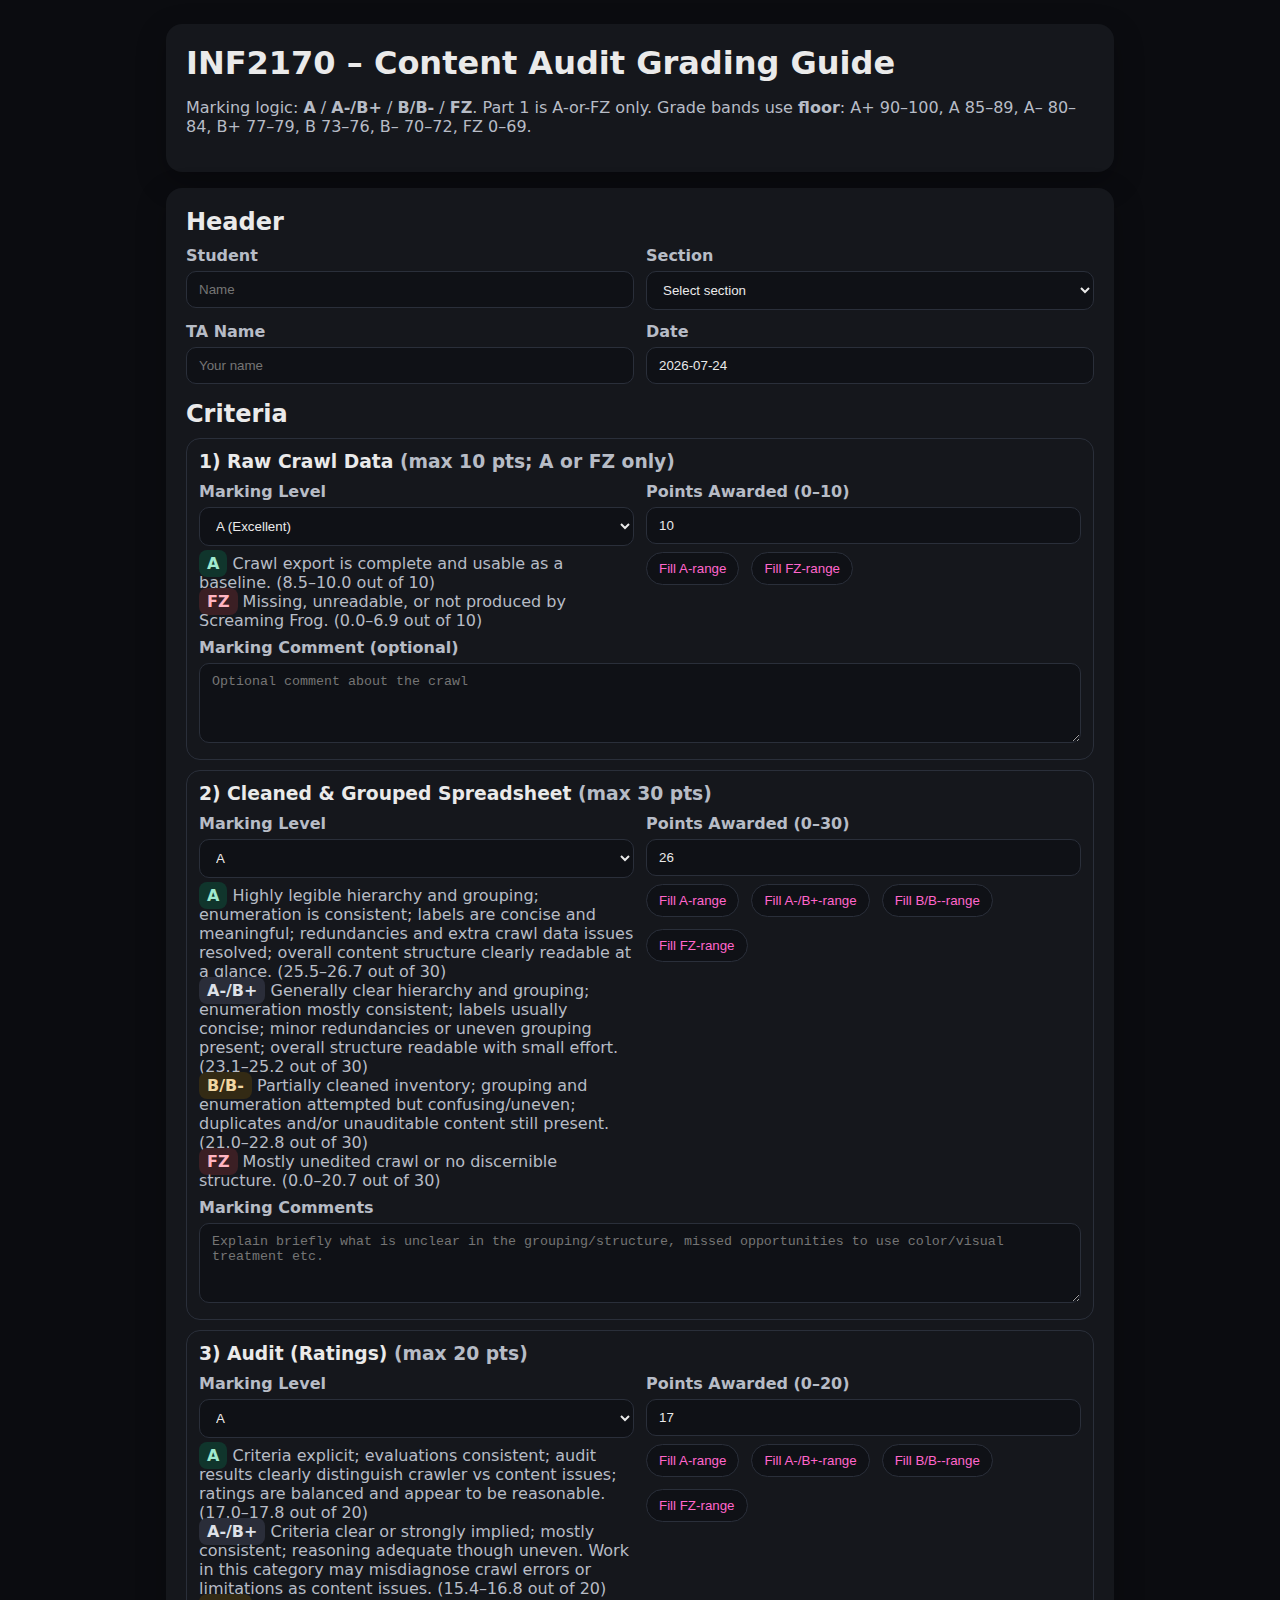
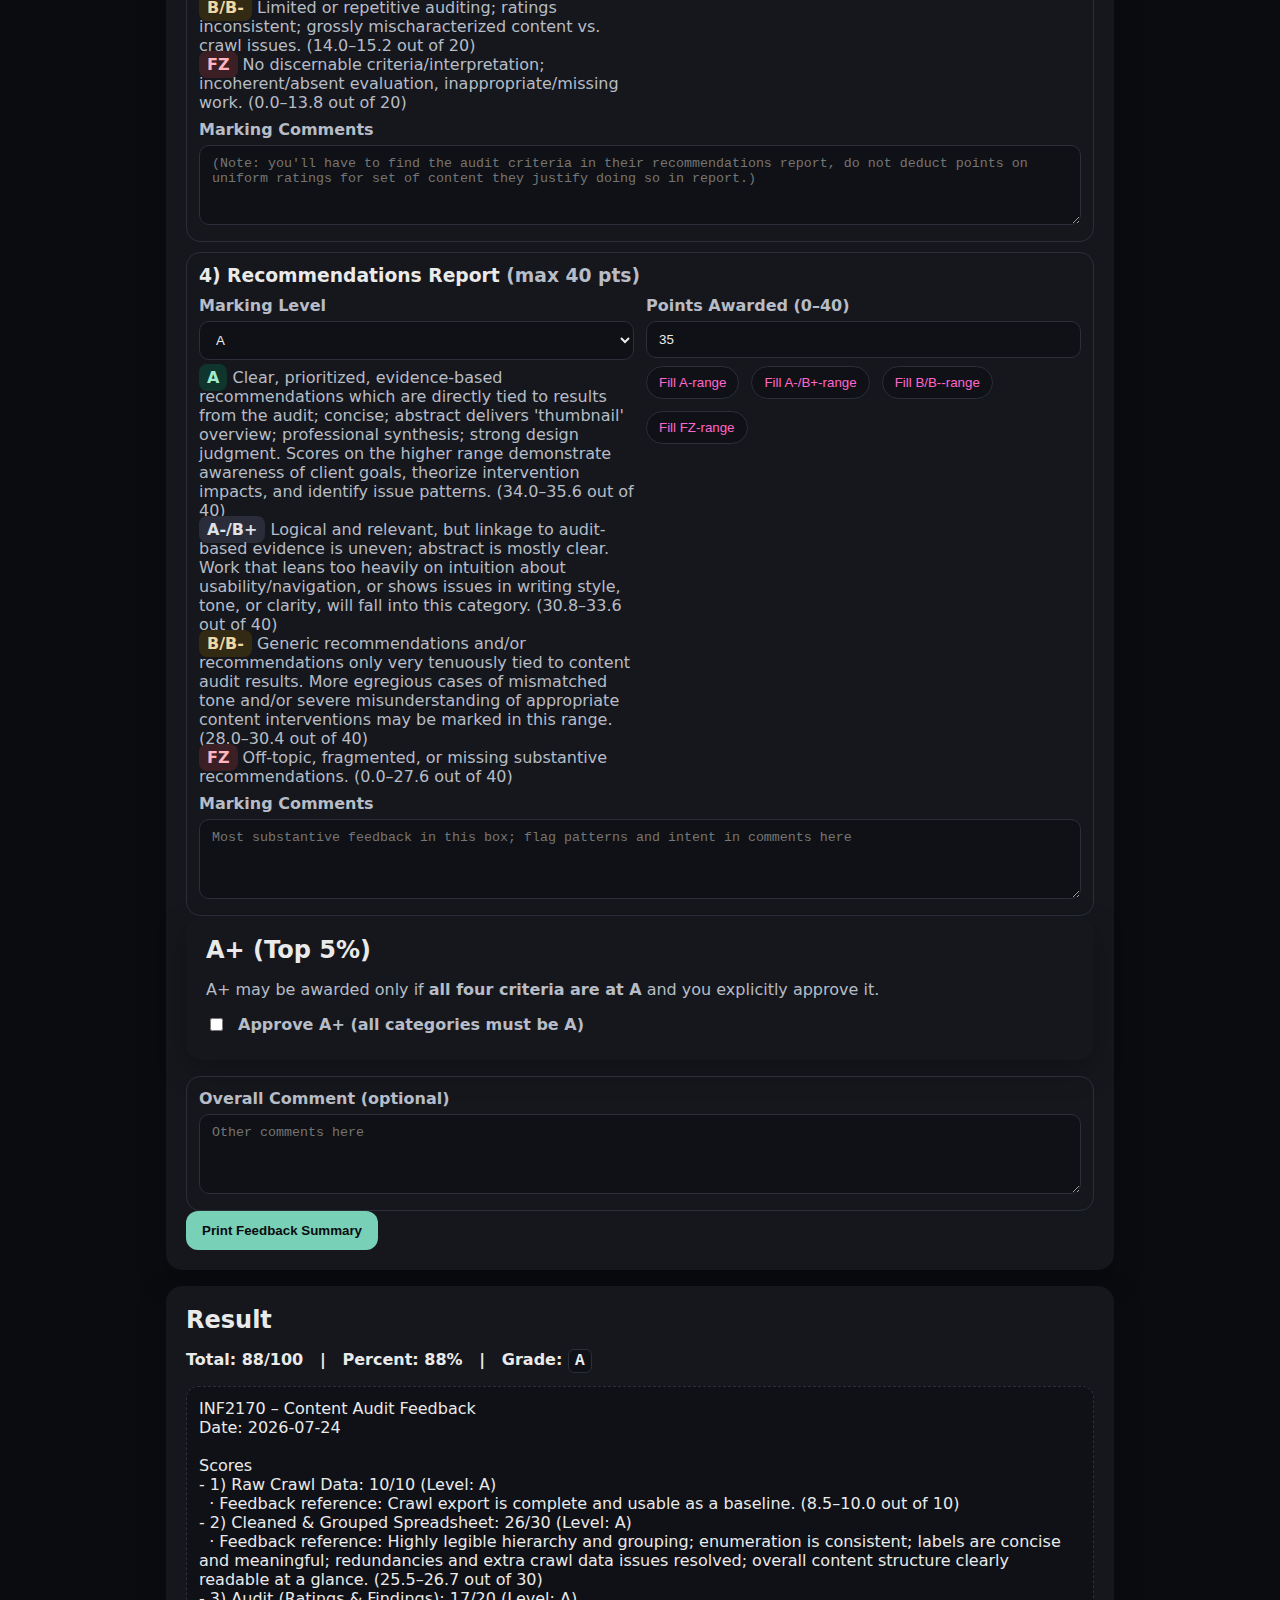
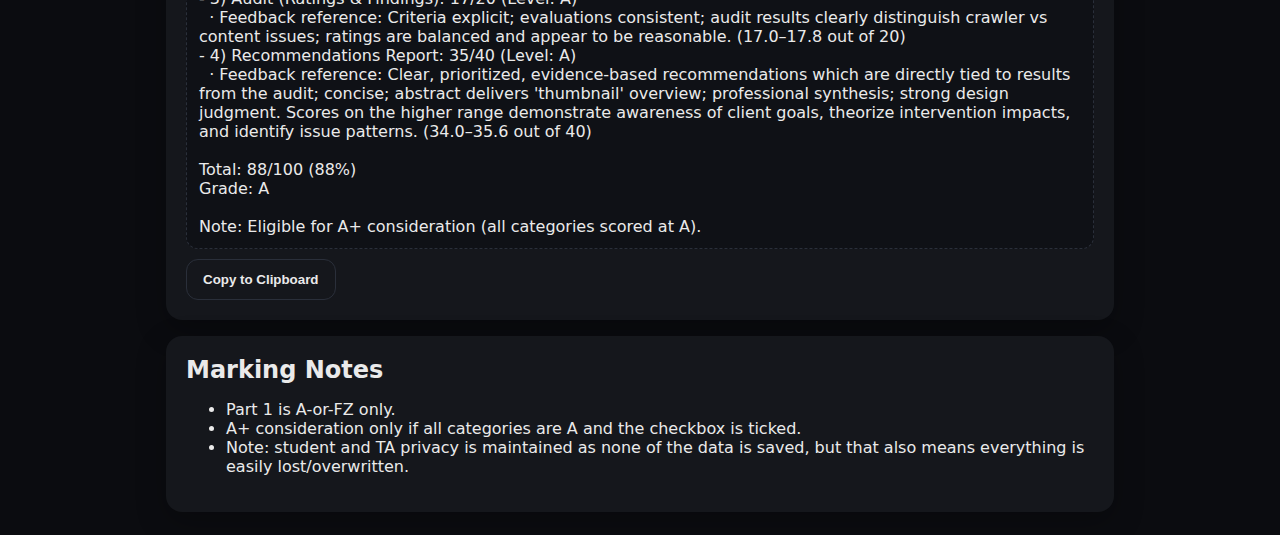
<file: 2170/grading/A1.html>
<!doctype html>
<html lang="en">
<head>
  <meta charset="utf-8">
  <title>INF2170 – Content Audit Grading Guide</title>
  <meta name="viewport" content="width=device-width, initial-scale=1">
  <style>
    :root { --bg:#0b0c10; --card:#15171c; --ink:#eaeaea; --muted:#b7bcc6; --accent:#78d0b6; --warn:#f5a97f; --bad:#f38ba8; }
    * { box-sizing: border-box; }
    body { margin:0; font-family: system-ui, -apple-system, Segoe UI, Roboto, Helvetica, Arial, sans-serif; background:var(--bg); color:var(--ink); }
    .wrap { max-width: 980px; margin: 24px auto; padding: 0 16px; }
    .card { background: var(--card); border-radius: 16px; padding: 20px; box-shadow: 0 10px 30px rgba(0,0,0,0.25); margin-bottom: 16px; }
    h1, h2, h3 { margin: 0 0 10px; }
    .row { display: grid; grid-template-columns: 1fr 1fr; gap: 12px; }
    label { display:block; font-weight:600; margin-bottom:6px; color: var(--muted); }
    input[type="text"], input[type="number"], textarea, select {
      width:100%; padding:10px 12px; border-radius:10px; border:1px solid #2a2f3a; background:#0f1116; color:var(--ink);
    }
    textarea { min-height: 80px; }
    .crit { border:1px solid #2a2f3a; border-radius: 14px; padding: 12px; margin-top: 10px; }
    .flex { display:flex; gap:12px; align-items:center; flex-wrap:wrap; }
    .right { text-align:right; }
    .muted { color: var(--muted); }
    .scoreline { font-weight:700; }
    .kbd { font-family: ui-monospace, SFMono-Regular, Menlo, Consolas, monospace; background:#0f1116; border:1px solid #2a2f3a; padding:2px 6px; border-radius:6px; }
    .out { white-space: pre-wrap; background:#0f1116; border:1px dashed #2a2f3a; border-radius: 12px; padding: 12px; }
    .badge { padding:4px 8px; border-radius:8px; font-weight:700; }
    .badge-a { background:#10352c; color:#a0eacf; }
    .badge-mid { background:#2a2d39; color:#dee1e8; }
    .badge-low { background:#332a14; color:#f1d7a2; }
    .badge-f { background:#3b1f24; color:#ffb4c0; }
    .pill { padding:8px 12px; border-radius: 999px; background:#0f1116; border:1px solid #2a2f3a; cursor:pointer; color:#ff66cc; }
    .btn { appearance:none; border:none; border-radius:12px; padding:12px 16px; cursor:pointer; font-weight:700; }
    .btn-primary { background: var(--accent); color:#0b0c10; }
    .btn-ghost { background: transparent; color: var(--ink); border:1px solid #2a2f3a; }
  </style>
</head>
<body>
<div class="wrap">
  <div class="card">
    <h1>INF2170 – Content Audit Grading Guide</h1>
    <p class="muted">
      Marking logic: <strong>A</strong> / <strong>A-/B+</strong> / <strong>B/B-</strong> / <strong>FZ</strong>. Part 1 is A-or-FZ only.
      Grade bands use <strong>floor</strong>: A+ 90–100, A 85–89, A– 80–84, B+ 77–79, B 73–76, B– 70–72, FZ 0–69.
    </p>
  </div>

  <div class="card">
    <h2>Header</h2>
    <div class="row">
      <div>
        <label>Student</label>
        <input type="text" id="student" placeholder="Name">
      </div>
      <div>
        <label>Section</label>
         <select id="section">
    <option value="">Select section</option>
    <option value="5101">5101</option>
    <option value="101">101</option>
    <option value="102">102</option>
  </select>
      </div>
      <div>
        <label>TA Name</label>
        <input type="text" id="ta_name" placeholder="Your name">
      </div>
      <div>
        <label>Date</label>
        <input type="text" id="date_str" value="">
      </div>
    </div>

    <h2 style="margin-top:16px;">Criteria</h2>

    <!-- Part 1: A-or-F only -->
    <div class="crit" id="crit-raw">
      <h3>1) Raw Crawl Data <span class="muted">(max 10 pts; A or FZ only)</span></h3>
      <div class="row">
        <div>
          <label>Marking Level</label>
          <select id="lvl_raw" onchange="syncPreset('raw', 10, this.value)">
            <option value="A">A (Excellent)</option>
            <option value="FZ">FZ (Fail)</option>
          </select>
          <div class="muted" style="margin-top:8px;" id="anchors_raw"></div>
        </div>
        <div>
          <label>Points Awarded (0–10)</label>
          <input type="number" id="pts_raw"   min="0" max="10" step="0.5" oninput="recalc()">
          <div class="flex" style="margin-top:8px;">
            <button class="pill" type="button" onclick="preset('raw',10,'A')">Fill A-range</button>
            <button class="pill" type="button" onclick="preset('raw',10,'FZ')">Fill FZ-range</button>
          </div>
        </div>
      </div>
      <div style="margin-top:8px;">
        <label>Marking Comment (optional)</label>
        <textarea id="com_raw" placeholder="Optional comment about the crawl"></textarea>
      </div>
    </div>

    <!-- Part 2 -->
    <div class="crit" id="crit-clean">
      <h3>2) Cleaned & Grouped Spreadsheet <span class="muted">(max 30 pts)</span></h3>
      <div class="row">
        <div>
          <label>Marking Level</label>
          <select id="lvl_clean" onchange="syncPreset('clean', 30, this.value)">
            <option value="A">A</option>
            <option value="A-/B+">A-/B+</option>
            <option value="B/B-">B/B-</option>
            <option value="FZ">FZ</option>
          </select>
          <div class="muted" style="margin-top:8px;" id="anchors_clean"></div>
        </div>
        <div>
          <label>Points Awarded (0–30)</label>
          <input type="number" id="pts_clean" min="0" max="30" step="0.5" oninput="recalc()">
          <div class="flex" style="margin-top:8px;">
            <button class="pill" type="button" onclick="preset('clean',30,'A')">Fill A-range</button>
            <button class="pill" type="button" onclick="preset('clean',30,'A-/B+')">Fill A-/B+-range</button>
            <button class="pill" type="button" onclick="preset('clean',30,'B/B-')">Fill B/B--range</button>
            <button class="pill" type="button" onclick="preset('clean',30,'FZ')">Fill FZ-range</button>
          </div>
        </div>
      </div>
      <div style="margin-top:8px;">
        <label>Marking Comments</label>
        <textarea id="com_clean" placeholder="Explain briefly what is unclear in the grouping/structure, missed opportunities to use color/visual treatment etc."></textarea>
      </div>
    </div>

    <!-- Part 3 -->
    <div class="crit" id="crit-audit">
      <h3>3) Audit (Ratings) <span class="muted">(max 20 pts)</span></h3>
      <div class="row">
        <div>
          <label>Marking Level</label>
          <select id="lvl_audit" onchange="syncPreset('audit', 20, this.value)">
            <option value="A">A</option>
            <option value="A-/B+">A-/B+</option>
            <option value="B/B-">B/B-</option>
            <option value="FZ">FZ</option>
          </select>
          <div class="muted" style="margin-top:8px;" id="anchors_audit"></div>
        </div>
        <div>
          <label>Points Awarded (0–20)</label>
          <input type="number" id="pts_audit" min="0" max="20" step="0.5" oninput="recalc()">
          <div class="flex" style="margin-top:8px;">
            <button class="pill" type="button" onclick="preset('audit',20,'A')">Fill A-range</button>
            <button class="pill" type="button" onclick="preset('audit',20,'A-/B+')">Fill A-/B+-range</button>
            <button class="pill" type="button" onclick="preset('audit',20,'B/B-')">Fill B/B--range</button>
            <button class="pill" type="button" onclick="preset('audit',20,'FZ')">Fill FZ-range</button>
          </div>
        </div>
      </div>
      <div style="margin-top:8px;">
        <label>Marking Comments</label>
        <textarea id="com_audit" placeholder="(Note: you'll have to find the audit criteria in their recommendations report, do not deduct points on uniform ratings for set of content they justify doing so in report.)"></textarea>
      </div>
    </div>

    <!-- Part 4 -->
    <div class="crit" id="crit-recs">
      <h3>4) Recommendations Report <span class="muted">(max 40 pts)</span></h3>
      <div class="row">
        <div>
          <label>Marking Level</label>
          <select id="lvl_recs" onchange="syncPreset('recs', 40, this.value)">
            <option value="A">A</option>
            <option value="A-/B+">A-/B+</option>
            <option value="B/B-">B/B-</option>
            <option value="FZ">FZ</option>
          </select>
          <div class="muted" style="margin-top:8px;" id="anchors_recs"></div>
        </div>
        <div>
          <label>Points Awarded (0–40)</label>
          <input type="number" id="pts_recs"  min="0" max="40" step="0.5" oninput="recalc()">
          <div class="flex" style="margin-top:8px;">
            <button class="pill" type="button" onclick="preset('recs',40,'A')">Fill A-range</button>
            <button class="pill" type="button" onclick="preset('recs',40,'A-/B+')">Fill A-/B+-range</button>
            <button class="pill" type="button" onclick="preset('recs',40,'B/B-')">Fill B/B--range</button>
            <button class="pill" type="button" onclick="preset('recs',40,'FZ')">Fill FZ-range</button>
          </div>
        </div>
      </div>
      <div style="margin-top:8px;">
        <label>Marking Comments</label>
        <textarea id="com_recs" placeholder="Most substantive feedback in this box; flag patterns and intent in comments here"></textarea>
      </div>
    </div>

    <div class="card">
      <h2>A+ (Top 5%)</h2>
      <p class="muted">
      A+ may be awarded only if <strong>all four criteria are at A</strong> and you explicitly approve it.
      </p>
      <label class="flex">
      <input type="checkbox" id="consider_a_plus" disabled>
      Approve A+ (all categories must be A)
      </label>
    </div>

    <div class="crit">
      <label>Overall Comment (optional)</label>
      <textarea id="overall_comment" placeholder="Other comments here"></textarea>
    </div>

    <div class="flex right">
      <button class="btn btn-primary" onclick="generate();return false;">Print Feedback Summary</button>
    </div>
  </div>

  <div class="card">
    <h2>Result</h2>
    <p class="scoreline">
      Total: <span id="total"></span>/100 &nbsp; | &nbsp;
      Percent: <span id="pct"></span>% &nbsp; | &nbsp;
      Grade: <span class="kbd" id="grade"></span>
    </p>
    <p id="a_plus_hint" style="color:#ff66cc; font-weight:600; display:none;">
  note: your grade total creates minor A+
    </p>
    <div class="out" id="out"></div>
    <div class="flex" style="margin-top:10px;">
      <button class="btn btn-ghost" onclick="copyOut()">Copy to Clipboard</button>
    </div>
  </div>

  <div class="card">
    <h2>Marking Notes</h2>
    <ul>
      <li>Part 1 is A-or-FZ only.</li>
      <li>A+ consideration only if all categories are A and the checkbox is ticked.</li>
      <li>Note: student and TA privacy is maintained as none of the data is saved, but that also means everything is easily lost/overwritten.</li>
    </ul>
  </div>
</div>

<script>
/* ---------- Single source of truth ---------- */
const anchors = {
  raw: {
    A:  "Crawl export is complete and usable as a baseline.",
    FZ: "Missing, unreadable, or not produced by Screaming Frog."
  },
  clean: {
    A:       "Highly legible hierarchy and grouping; enumeration is consistent; labels are concise and meaningful; redundancies and extra crawl data issues resolved; overall content structure clearly readable at a glance.",
    "A-/B+": "Generally clear hierarchy and grouping; enumeration mostly consistent; labels usually concise; minor redundancies or uneven grouping present; overall structure readable with small effort.",
    "B/B-":  "Partially cleaned inventory; grouping and enumeration attempted but confusing/uneven; duplicates and/or unauditable content still present.",
    FZ:      "Mostly unedited crawl or no discernible structure."
  },
  audit: {
    A:       "Criteria explicit; evaluations consistent; audit results clearly distinguish crawler vs content issues; ratings are balanced and appear to be reasonable.",
    "A-/B+": "Criteria clear or strongly implied; mostly consistent; reasoning adequate though uneven. Work in this category may misdiagnose crawl errors or limitations as content issues.",
    "B/B-":  "Limited or repetitive auditing; ratings inconsistent; grossly mischaracterized content vs. crawl issues.",
    FZ:      "No discernable criteria/interpretation; incoherent/absent evaluation, inappropriate/missing work."
  },
  recs: {
    A:       "Clear, prioritized, evidence‑based recommendations which are directly tied to results from the audit; concise; abstract delivers 'thumbnail' overview; professional synthesis; strong design judgment. Scores on the higher range demonstrate awareness of client goals, theorize intervention impacts, and identify issue patterns.",
    "A-/B+": "Logical and relevant, but linkage to audit-based evidence is uneven; abstract is mostly clear. Work that leans too heavily on intuition about usability/navigation, or shows issues in writing style, tone, or clarity, will fall into this category.",
    "B/B-":  "Generic recommendations and/or recommendations only very tenuously tied to content audit results. More egregious cases of mismatched tone and/or severe misunderstanding of appropriate content interventions may be marked in this range.",
    FZ:      "Off‑topic, fragmented, or missing substantive recommendations."
  }
};

const MAXPTS = { raw:10, clean:30, audit:20, recs:40 };

// FOI grading ranges from here https://ischool.utoronto.ca/graduate-students/academics/course-policies/
function buildRanges() {
  const r = {};
  Object.entries(MAXPTS).forEach(([id, max]) => {
    const pct = p => +(max * p).toFixed(2);
    r[id] = {
      "A":       [pct(0.85), pct(0.89)],
      "A-/B+":   [pct(0.77), pct(0.84)],
      "B/B-":    [pct(0.70), pct(0.76)],
      "FZ":      [0, pct(0.69)]
    };
    if (id === "raw") { // A or FZ only
      r[id] = { "A":[pct(0.85), pct(1.00)], "FZ":[0, pct(0.69)] };
    }
  });
  return r;
}

let ranges = buildRanges();

/* ---------- Misc Helpers ---------- */

/* ----------A+ gating ---------- */
function allLevelsAreA(){
  return ["raw","clean","audit","recs"].every(k =>
    document.getElementById("lvl_" + k).value === "A"
  );
}

function updateAPlusEligibility(){
  const cb = document.getElementById("consider_a_plus");
  if (!cb) return;
  const eligible = allLevelsAreA();
  cb.disabled = !eligible;
  if (!eligible) cb.checked = false; // cannot be on unless eligible
}

function showAPlusHint(show){
  const el = document.getElementById("a_plus_hint");
  if (!el) return;
  el.style.display = show ? "block" : "none";
}

function setDefaultsFromCurrentLevels() {
  ["raw","clean","audit","recs"].forEach(id => {
    const sel = document.getElementById("lvl_" + id);
    const level = sel ? sel.value : "A";
    const max = MAXPTS[id];
    const band = ranges[id][level];
    let val = randMid(band[0], band[1], id, level);
    val = Math.min(max, Math.max(0, val));
    document.getElementById("pts_" + id).value = Math.round(val);  // ← mid-band integer
  });
}

function todayISO(){
  const d = new Date();
  const m = String(d.getMonth()+1).padStart(2,"0");
  const day = String(d.getDate()).padStart(2,"0");
  return `${d.getFullYear()}-${m}-${day}`;
}

function randMid(min, max, id, level) {
  // Snap Raw=A to the top of band (10)
  if (id === "raw" && level === "A") return max;
  return (min + max) / 2;
}

/* ---------- UI Actions ---------- */
function preset(id, max, level) {
  const band = ranges[id][level];
  let val = randMid(band[0], band[1], id, level);
  val = Math.min(max, Math.max(0, val));
  document.getElementById("pts_" + id).value = Math.round(val);   // rounding test here
  const sel = document.getElementById("lvl_" + id);
  if (sel) sel.value = level;
  updateAPlusEligibility();   
  recalc();
}

function syncPreset(id, max, level) {
  const input = document.getElementById("pts_" + id);
  const band = ranges[id][level];
  const cur = parseFloat(input.value || "0");
  const inBand = cur >= band[0] && cur <= band[1];

  let val;
  if (!inBand) {
    val = (id === "raw" && level === "A") ? MAXPTS.raw : (band[0] + band[1]) / 2;
  } else if (id === "raw" && level === "A") {
    val = MAXPTS.raw;
  } else {
    val = cur;
  }
  input.value = Math.round(val);
  updateAPlusEligibility();
  recalc();
}


function computeGrade(pct){
  if (pct >= 90) return "A+";
  if (pct >= 85) return "A";
  if (pct >= 80) return "A-";
  if (pct >= 77) return "B+";
  if (pct >= 73) return "B";
  if (pct >= 70) return "B-";
  return "FZ";
}

function applyAPlusPolicy(pct, baseGrade, allA, considerAplus){
  if (pct >= 90 && allA && considerAplus) {
    return "A+";
  }
  return baseGrade;
}

function recalc(){
  // Read points safely
  const read = id => {
    const v = parseFloat(document.getElementById("pts_"+id).value || "0");
    return Number.isFinite(v) ? v : 0;
  };
  const pts = ["raw","clean","audit","recs"].map(read);
  const total = pts.reduce((a,b)=>a+b,0);

  const pctRaw = Math.floor(total);

  // Keep A+ checkbox eligibility synced
  updateAPlusEligibility();

  const allA = ["raw","clean","audit","recs"]
    .every(k => document.getElementById("lvl_"+k).value === "A");
  const considerAplus = document.getElementById("consider_a_plus").checked;

  // UI-only hint (not in printout)
  showAPlusHint(pctRaw >= 90 && allA && !considerAplus);

  // Grade + display percent
  let grade, pctDisplay;
  if (pctRaw >= 90 && allA && considerAplus) {
    grade = "A+";
    pctDisplay = 95;        // snap to 95 when approved
  } else if (pctRaw >= 90) {
    grade = "A";            // ≥90 but not approved stays A
    pctDisplay = pctRaw;    // show the actual 90/91/etc.
  } else {
    grade = computeGrade(pctRaw);
    pctDisplay = pctRaw;
  }

  // Update header
  document.getElementById("total").innerText = Math.round(total);
  document.getElementById("pct").innerText = pctDisplay;
  document.getElementById("grade").innerText = grade;
}




/* ---------- Render anchor blurbs from rubric constant section ---------- */
function bandPointsText(id, level) {
  const band = ranges[id]?.[level];
  if (!band) return "";
  const max = MAXPTS[id];
  const lo = (Math.round(band[0]*10)/10).toFixed(1);
  const hi = (Math.round(band[1]*10)/10).toFixed(1);
  return ` (${lo}–${hi} out of ${max})`;
}

function renderAnchors() {
  const order = {
    raw: ["A","FZ"],
    clean: ["A","A-/B+","B/B-","FZ"],
    audit: ["A","A-/B+","B/B-","FZ"],
    recs: ["A","A-/B+","B/B-","FZ"]
  };
  const badgeClass = (k) => {
    if (k === "A") return "badge badge-a";
    if (k === "A-/B+") return "badge badge-mid";
    if (k === "B/B-") return "badge badge-low";
    return "badge badge-f";
  };
  ["raw","clean","audit","recs"].forEach(id => {
    const el = document.getElementById("anchors_" + id);
    if (!el) return;
    const lines = order[id].map(k => {
      const txt = anchors[id][k];
      if (!txt) return "";
      return `<div><span class="${badgeClass(k)}">${k}</span> ${txt}${bandPointsText(id, k)}</div>`;
    }).filter(Boolean);
    el.innerHTML = lines.join("\n");
  });
}

/* ---------- About the printout feedback ---------- */
function generate(){
  recalc();

  const student = document.getElementById("student").value.trim();
  const section = document.getElementById("section").value.trim();
  const ta = document.getElementById("ta_name").value.trim();
  const date = (document.getElementById("date_str").value.trim() || todayISO());

  const levels = {
    raw: document.getElementById("lvl_raw").value,
    clean: document.getElementById("lvl_clean").value,
    audit: document.getElementById("lvl_audit").value,
    recs: document.getElementById("lvl_recs").value
  };
  const points = {
    raw: document.getElementById("pts_raw").value,
    clean: document.getElementById("pts_clean").value,
    audit: document.getElementById("pts_audit").value,
    recs: document.getElementById("pts_recs").value
  };
  const comments = {
    raw: document.getElementById("com_raw").value.trim(),
    clean: document.getElementById("com_clean").value.trim(),
    audit: document.getElementById("com_audit").value.trim(),
    recs: document.getElementById("com_recs").value.trim()
  };

  const considerAplus = document.getElementById("consider_a_plus").checked;

  let total = ["raw","clean","audit","recs"]
    .map(k => parseFloat(points[k] || "0"))
    .reduce((a,b) => a + b, 0);
  let pct = Math.floor(total);
  let grade = computeGrade(pct);

  const allA = ["raw","clean","audit","recs"].every(k => levels[k] === "A");
  grade = applyAPlusPolicy(pct, grade, allA, considerAplus);

  const lines = [];
  lines.push("INF2170 – Content Audit Feedback");
  if (student) lines.push("Student: " + student);
  if (section) lines.push("Section: " + section);
  if (ta) lines.push("TA: " + ta);
  lines.push("Date: " + date);
  lines.push("");
  lines.push("Scores");

  [["raw","1) Raw Crawl Data",10],["clean","2) Cleaned & Grouped Spreadsheet",30],["audit","3) Audit (Ratings & Findings)",20],["recs","4) Recommendations Report",40]]
    .forEach(([k,title,max])=>{
      const lvl = levels[k];
      const ptsInt = Math.round(parseFloat(points[k] || "0"));
      const anchorTxt = anchors[k][lvl] || "";
      const anchor = anchorTxt + bandPointsText(k, lvl);
      lines.push(`- ${title}: ${ptsInt}/${max} (Level: ${lvl})`);
      if (anchorTxt) lines.push("  · Feedback reference: " + anchor);
      const com = comments[k];
      if (com) lines.push("  · Comment: " + com);
    });

  lines.push("");
  lines.push(`Total: ${Math.round(total)}/${100} (${pct}%)`);
  lines.push(`Grade: ${grade}`);

  const overall = document.getElementById("overall_comment").value.trim();
  if (overall){
    lines.push("");
    lines.push("Overall Feedback");
    lines.push(overall);
  }
  if (grade === "A" && allA && !considerAplus) {
    lines.push("");
    lines.push("Note: Eligible for A+ consideration (all categories scored at A).");
  }

  const outEl = document.getElementById("out");
  if (outEl) outEl.innerText = lines.join("\n");
}

/* ---------- Clipboard ---------- */
function copyOut(){
  const txt = document.getElementById("out").innerText;
  navigator.clipboard.writeText(txt).then(()=> alert("Feedback copied!"));
}

/* ---------- Init ---------- */
window.addEventListener("DOMContentLoaded", () => {
  // 1) Date
  const dateInput = document.getElementById("date_str");
  if (dateInput) dateInput.value = todayISO();

  // 2) Build rubric blurbs (reads anchors/ranges)
  renderAnchors();

  // 3) Set mid-band integer defaults (Raw A -> 10; others ≈ A mid)
  setDefaultsFromCurrentLevels();

  // 4) A+ checkbox: start OFF, wire change, and gate eligibility
  const cb = document.getElementById("consider_a_plus");
  if (cb) {
    cb.checked = false;
    cb.addEventListener("change", recalc);   // snap to 95 when approved
  }
  updateAPlusEligibility();                  // enable only if all A

  // 5) Now compute header and build the printout block
  recalc();
  generate();
});

</script>
</body>
</html>
</file>
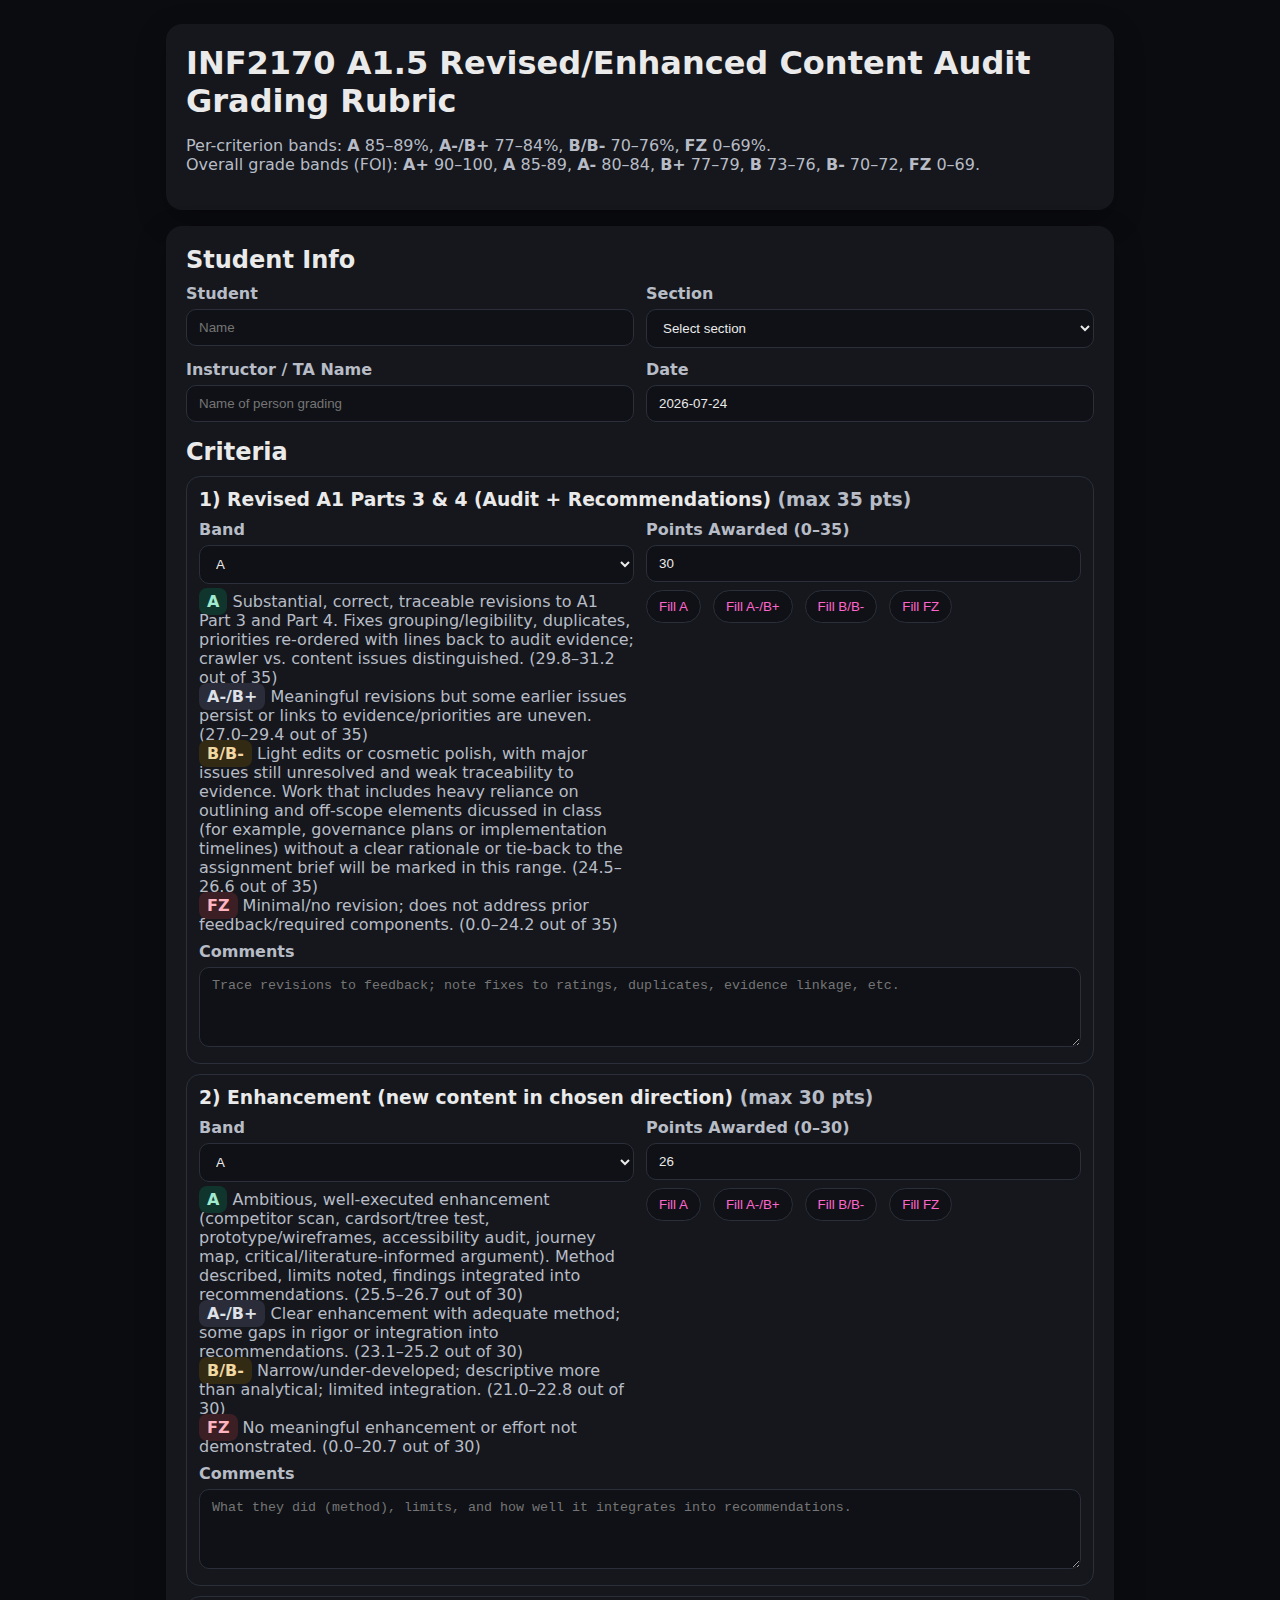
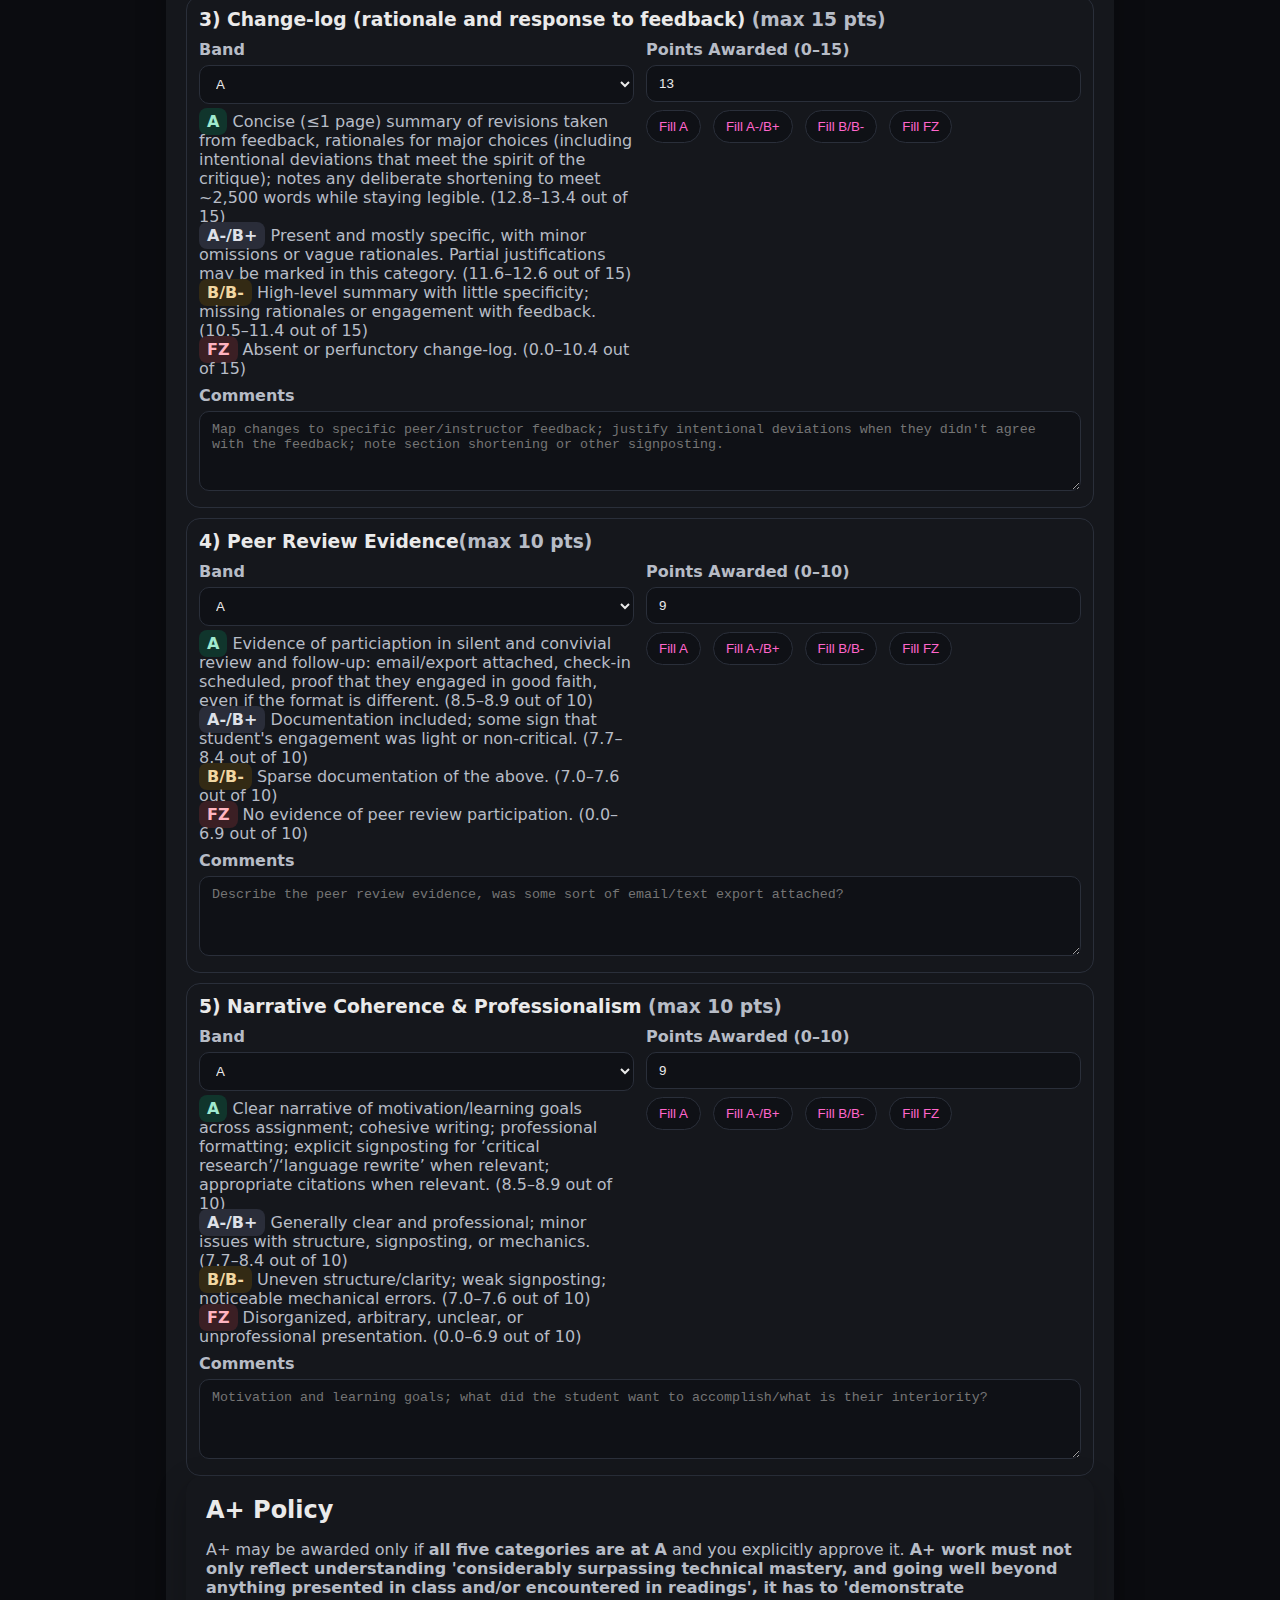
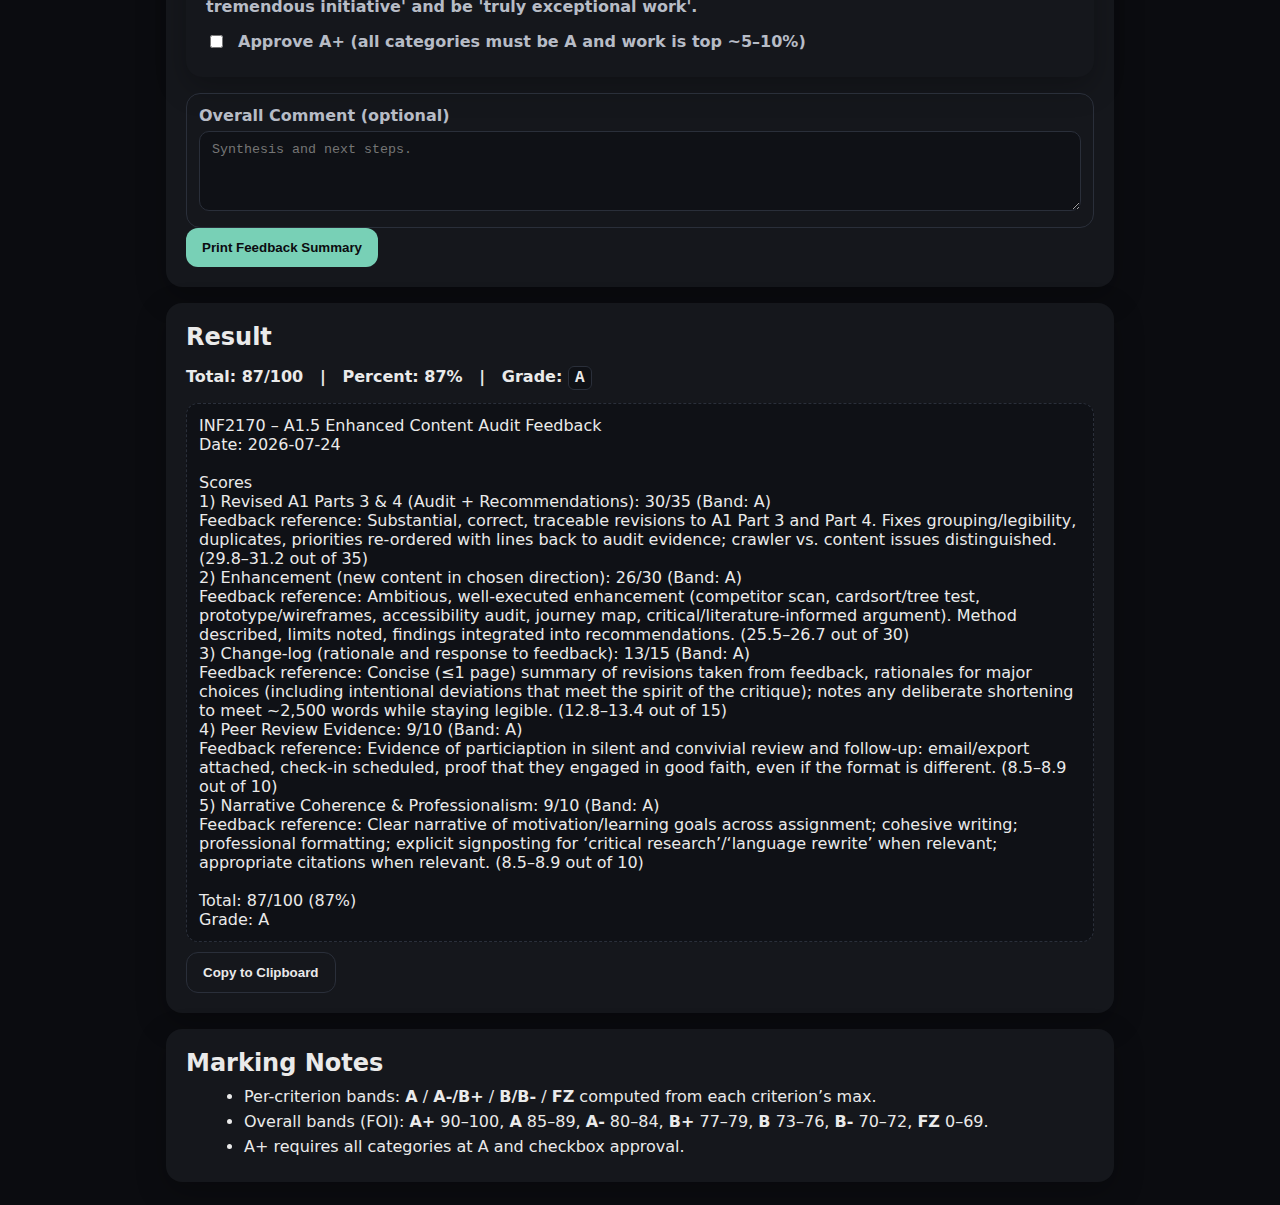
<file: 2170/grading/A15.html>
<!doctype html>
<html lang="en">
<head>
  <meta charset="utf-8">
  <title>INF2170 A1.5 Revised/Enhanced Content Audit Grading Rubric</title>
  <meta name="viewport" content="width=device-width, initial-scale=1">
  <style>
    :root { --bg:#0b0c10; --card:#15171c; --ink:#eaeaea; --muted:#b7bcc6; --accent:#78d0b6; --warn:#f5a97f; --bad:#f38ba8; }
    * { box-sizing: border-box; }
    body { margin:0; font-family: system-ui, -apple-system, Segoe UI, Roboto, Helvetica, Arial, sans-serif; background:var(--bg); color:var(--ink); }
    .wrap { max-width: 980px; margin: 24px auto; padding: 0 16px; }
    .card { background: var(--card); border-radius: 16px; padding: 20px; box-shadow: 0 10px 30px rgba(0,0,0,0.25); margin-bottom: 16px; }
    h1, h2, h3 { margin: 0 0 10px; }
    .row { display: grid; grid-template-columns: 1fr 1fr; gap: 12px; }
    label { display:block; font-weight:600; margin-bottom:6px; color: var(--muted); }
    input[type="text"], input[type="number"], textarea, select {
      width:100%; padding:10px 12px; border-radius:10px; border:1px solid #2a2f3a; background:#0f1116; color:var(--ink);
    }
    textarea { min-height: 80px; }
    .crit { border:1px solid #2a2f3a; border-radius: 14px; padding: 12px; margin-top: 10px; }
    .flex { display:flex; gap:12px; align-items:center; flex-wrap:wrap; }
    .right { text-align:right; }
    .muted { color: var(--muted); }
    .scoreline { font-weight:700; }
    .kbd { font-family: ui-monospace, SFMono-Regular, Menlo, Consolas, monospace; background:#0f1116; border:1px solid #2a2f3a; padding:2px 6px; border-radius:6px; }
    .out { white-space: pre-wrap; background:#0f1116; border:1px dashed #2a2f3a; border-radius: 12px; padding: 12px; }
    .badge { padding:4px 8px; border-radius:8px; font-weight:700; }
    .badge-a  { background:#10352c; color:#a0eacf; }
    .badge-mid{ background:#2a2d39; color:#dee1e8; }
    .badge-low{ background:#332a14; color:#f1d7a2; }
    .badge-f  { background:#3b1f24; color:#ffb4c0; }
    .pill { padding:8px 12px; border-radius: 999px; background:#0f1116; border:1px solid #2a2f3a; cursor:pointer; color:#ff66cc; }
    .btn { appearance:none; border:none; border-radius:12px; padding:12px 16px; cursor:pointer; font-weight:700; }
    .btn-primary { background: var(--accent); color:#0b0c10; }
    .btn-ghost { background: transparent; color: var(--ink); border:1px solid #2a2f3a; }
    ul { margin: 0 0 0 18px; }
    li { margin: 6px 0; }
    .bandnote { font-size: 12px; color: var(--muted); margin-top: 6px; }
  </style>
</head>
<body>
<div class="wrap">
  <div class="card">
    <h1>INF2170 A1.5 Revised/Enhanced Content Audit Grading Rubric</h1>
    <p class="muted">
      Per-criterion bands: <strong>A</strong> 85–89%, <strong>A-/B+</strong> 77–84%, <strong>B/B-</strong> 70–76%, <strong>FZ</strong> 0–69%.<br>
      Overall grade bands (FOI): <strong>A+</strong> 90–100, <strong>A</strong> 85-89, <strong>A-</strong> 80–84, <strong>B+</strong> 77–79, <strong>B</strong> 73–76, <strong>B-</strong> 70–72, <strong>FZ</strong> 0–69.
    </p>
  </div>

  <div class="card">
    <h2>Student Info</h2>
    <div class="row">
      <div>
        <label>Student</label>
        <input type="text" id="student" placeholder="Name">
      </div>
      <div>
        <label>Section</label>
        <select id="section">
          <option value="">Select section</option>
          <option value="5101">5101</option>
          <option value="101">101</option>
          <option value="102">102</option>
        </select>
      </div>
      <div>
        <label>Instructor / TA Name</label>
        <input type="text" id="ta_name" placeholder="Name of person grading">
      </div>
      <div>
        <label>Date</label>
        <input type="text" id="date_str" value="">
      </div>
    </div>

    <h2 style="margin-top:16px;">Criteria</h2>

    <!-- 1) Revised Parts 3 & 4 -->
    <div class="crit" id="crit-revise">
      <h3>1) Revised A1 Parts 3 & 4 (Audit + Recommendations) <span class="muted">(max 35 pts)</span></h3>
      <div class="row">
        <div>
          <label>Band</label>
          <select id="lvl_revise" onchange="syncPreset('revise', 35, this.value)">
            <option value="A">A</option>
            <option value="A-/B+">A-/B+</option>
            <option value="B/B-">B/B-</option>
            <option value="FZ">FZ</option>
          </select>
          <div class="muted" style="margin-top:8px;" id="anchors_revise"></div>
        </div>
        <div>
          <label>Points Awarded (0–35)</label>
          <input type="number" id="pts_revise" min="0" max="35" step="0.5" oninput="recalc()">
          <div class="flex" style="margin-top:8px;">
            <button class="pill" type="button" onclick="preset('revise',35,'A')">Fill A</button>
            <button class="pill" type="button" onclick="preset('revise',35,'A-/B+')">Fill A-/B+</button>
            <button class="pill" type="button" onclick="preset('revise',35,'B/B-')">Fill B/B-</button>
            <button class="pill" type="button" onclick="preset('revise',35,'FZ')">Fill FZ</button>
          </div>
        </div>
      </div>
      <div style="margin-top:8px;">
        <label>Comments</label>
        <textarea id="com_revise" placeholder="Trace revisions to feedback; note fixes to ratings, duplicates, evidence linkage, etc."></textarea>
      </div>
    </div>

    <!-- 2) Enhancement -->
    <div class="crit" id="crit-enhance">
      <h3>2) Enhancement (new content in chosen direction) <span class="muted">(max 30 pts)</span></h3>
      <div class="row">
        <div>
          <label>Band</label>
          <select id="lvl_enhance" onchange="syncPreset('enhance', 30, this.value)">
            <option value="A">A</option>
            <option value="A-/B+">A-/B+</option>
            <option value="B/B-">B/B-</option>
            <option value="FZ">FZ</option>
          </select>
          <div class="muted" style="margin-top:8px;" id="anchors_enhance"></div>
        </div>
        <div>
          <label>Points Awarded (0–30)</label>
          <input type="number" id="pts_enhance" min="0" max="30" step="0.5" oninput="recalc()">
          <div class="flex" style="margin-top:8px;">
            <button class="pill" type="button" onclick="preset('enhance',30,'A')">Fill A</button>
            <button class="pill" type="button" onclick="preset('enhance',30,'A-/B+')">Fill A-/B+</button>
            <button class="pill" type="button" onclick="preset('enhance',30,'B/B-')">Fill B/B-</button>
            <button class="pill" type="button" onclick="preset('enhance',30,'FZ')">Fill FZ</button>
          </div>
        </div>
      </div>
      <div style="margin-top:8px;">
        <label>Comments</label>
        <textarea id="com_enhance" placeholder="What they did (method), limits, and how well it integrates into recommendations."></textarea>
      </div>
    </div>

    <!-- 3) Change-log -->
    <div class="crit" id="crit-changelog">
      <h3>3) Change-log (rationale and response to feedback) <span class="muted">(max 15 pts)</span></h3>
      <div class="row">
        <div>
          <label>Band</label>
          <select id="lvl_changelog" onchange="syncPreset('changelog', 15, this.value)">
            <option value="A">A</option>
            <option value="A-/B+">A-/B+</option>
            <option value="B/B-">B/B-</option>
            <option value="FZ">FZ</option>
          </select>
          <div class="muted" style="margin-top:8px;" id="anchors_changelog"></div>
        </div>
        <div>
          <label>Points Awarded (0–15)</label>
          <input type="number" id="pts_changelog" min="0" max="15" step="0.5" oninput="recalc()">
          <div class="flex" style="margin-top:8px;">
            <button class="pill" type="button" onclick="preset('changelog',15,'A')">Fill A</button>
            <button class="pill" type="button" onclick="preset('changelog',15,'A-/B+')">Fill A-/B+</button>
            <button class="pill" type="button" onclick="preset('changelog',15,'B/B-')">Fill B/B-</button>
            <button class="pill" type="button" onclick="preset('changelog',15,'FZ')">Fill FZ</button>
          </div>
        </div>
      </div>
      <div style="margin-top:8px;">
        <label>Comments</label>
        <textarea id="com_changelog" placeholder="Map changes to specific peer/instructor feedback; justify intentional deviations when they didn't agree with the feedback; note section shortening or other signposting."></textarea>
      </div>
    </div>

    <!-- 4) Peer Review Evidence -->
    <div class="crit" id="crit-peer">
      <h3>4) Peer Review Evidence<span class="muted">(max 10 pts)</span></h3>
      <div class="row">
        <div>
          <label>Band</label>
          <select id="lvl_peer" onchange="syncPreset('peer', 10, this.value)">
            <option value="A">A</option>
            <option value="A-/B+">A-/B+</option>
            <option value="B/B-">B/B-</option>
            <option value="FZ">FZ</option>
          </select>
          <div class="muted" style="margin-top:8px;" id="anchors_peer"></div>
        </div>
        <div>
          <label>Points Awarded (0–10)</label>
          <input type="number" id="pts_peer" min="0" max="10" step="0.5" oninput="recalc()">
          <div class="flex" style="margin-top:8px;">
            <button class="pill" type="button" onclick="preset('peer',10,'A')">Fill A</button>
            <button class="pill" type="button" onclick="preset('peer',10,'A-/B+')">Fill A-/B+</button>
            <button class="pill" type="button" onclick="preset('peer',10,'B/B-')">Fill B/B-</button>
            <button class="pill" type="button" onclick="preset('peer',10,'FZ')">Fill FZ</button>
          </div>
        </div>
      </div>
      <div style="margin-top:8px;">
        <label>Comments</label>
        <textarea id="com_peer" placeholder="Describe the peer review evidence, was some sort of email/text export attached?"></textarea>
      </div>
    </div>

    <!-- 5) Narrative & Professionalism -->
    <div class="crit" id="crit-narr">
      <h3>5) Narrative Coherence & Professionalism <span class="muted">(max 10 pts)</span></h3>
      <div class="row">
        <div>
          <label>Band</label>
          <select id="lvl_narr" onchange="syncPreset('narr', 10, this.value)">
            <option value="A">A</option>
            <option value="A-/B+">A-/B+</option>
            <option value="B/B-">B/B-</option>
            <option value="FZ">FZ</option>
          </select>
          <div class="muted" style="margin-top:8px;" id="anchors_narr"></div>
        </div>
        <div>
          <label>Points Awarded (0–10)</label>
          <input type="number" id="pts_narr" min="0" max="10" step="0.5" oninput="recalc()">
          <div class="flex" style="margin-top:8px;">
            <button class="pill" type="button" onclick="preset('narr',10,'A')">Fill A</button>
            <button class="pill" type="button" onclick="preset('narr',10,'A-/B+')">Fill A-/B+</button>
            <button class="pill" type="button" onclick="preset('narr',10,'B/B-')">Fill B/B-</button>
            <button class="pill" type="button" onclick="preset('narr',10,'FZ')">Fill FZ</button>
          </div>
        </div>
      </div>
      <div style="margin-top:8px;">
        <label>Comments</label>
        <textarea id="com_narr" placeholder="Motivation and learning goals; what did the student want to accomplish/what is their interiority?"></textarea>
      </div>
    </div>

    <div class="card">
      <h2>A+ Policy</h2>
      <p class="muted">
        A+ may be awarded only if <strong>all five categories are at A</strong> and you explicitly approve it. <b>A+ work must not only reflect understanding 'considerably surpassing technical
mastery, and going well beyond anything presented in
class and/or encountered in readings', it has to 'demonstrate tremendous initiative' and be 'truly exceptional work'.</b> 
      </p>
      <label class="flex">
        <input type="checkbox" id="consider_a_plus" disabled>
        Approve A+ (all categories must be A and work is top ~5–10%)
      </label>
    </div>

    <div class="crit">
      <label>Overall Comment (optional)</label>
      <textarea id="overall_comment" placeholder="Synthesis and next steps."></textarea>
    </div>

    <div class="flex right">
      <button class="btn btn-primary" onclick="generate();return false;">Print Feedback Summary</button>
    </div>
  </div>

  <div class="card">
    <h2>Result</h2>
    <p class="scoreline">
      Total: <span id="total"></span>/100 &nbsp; | &nbsp;
      Percent: <span id="pct"></span>% &nbsp; | &nbsp;
      Grade: <span class="kbd" id="grade"></span>
    </p>
    <p id="a_plus_hint" style="color:#ff66cc; font-weight:600; display:none;">
      Note: score is in the A+ band but A+ is not approved. If ≥92, double-check manual entries.
    </p>
    <div class="out" id="out"></div>
    <div class="flex" style="margin-top:10px;">
      <button class="btn btn-ghost" onclick="copyOut()">Copy to Clipboard</button>
    </div>
  </div>

  <div class="card">
    <h2>Marking Notes</h2>
    <ul>
      <li>Per-criterion bands: <strong>A</strong> / <strong>A-/B+</strong> / <strong>B/B-</strong> / <strong>FZ</strong> computed from each criterion’s max.</li>
      <li>Overall bands (FOI): <strong>A+</strong> 90–100, <strong>A</strong> 85–89, <strong>A-</strong> 80–84, <strong>B+</strong> 77–79, <strong>B</strong> 73–76, <strong>B-</strong> 70–72, <strong>FZ</strong> 0–69.</li>
      <li>A+ requires all categories at A and checkbox approval.</li>
    </ul>
  </div>
</div>

<script>
/* ---------- Config ---------- */
const MAXPTS = { revise:35, enhance:30, changelog:15, peer:10, narr:10 };

// Qualitative anchors (notes on goodness reflected)
const anchors = {
  revise: {
    "A":       "Substantial, correct, traceable revisions to A1 Part 3 and Part 4. Fixes grouping/legibility, duplicates, priorities re-ordered with lines back to audit evidence; crawler vs. content issues distinguished.",
    "A-/B+":   "Meaningful revisions but some earlier issues persist or links to evidence/priorities are uneven.",
    "B/B-":    "Light edits or cosmetic polish, with major issues still unresolved and weak traceability to evidence. Work that includes heavy reliance on outlining and off-scope elements dicussed in class (for example, governance plans or implementation timelines) without a clear rationale or tie-back to the assignment brief will be marked in this range.",
    "FZ":      "Minimal/no revision; does not address prior feedback/required components."
  },
  enhance: {
    "A":       "Ambitious, well-executed enhancement (competitor scan, cardsort/tree test, prototype/wireframes, accessibility audit, journey map, critical/literature-informed argument). Method described, limits noted, findings integrated into recommendations.",
    "A-/B+":   "Clear enhancement with adequate method; some gaps in rigor or integration into recommendations.",
    "B/B-":    "Narrow/under-developed; descriptive more than analytical; limited integration.",
    "FZ":      "No meaningful enhancement or effort not demonstrated."
  },
  changelog: {
    "A":       "Concise (≤1 page) summary of revisions taken from feedback, rationales for major choices (including intentional deviations that meet the spirit of the critique); notes any deliberate shortening to meet ~2,500 words while staying legible.",
    "A-/B+":   "Present and mostly specific, with minor omissions or vague rationales. Partial justifications may be marked in this category.",
    "B/B-":    "High-level summary with little specificity; missing rationales or engagement with  feedback.",
    "FZ":      "Absent or perfunctory change-log."
  },
  peer: {
    "A":       "Evidence of particiaption in silent and convivial review and follow-up: email/export attached, check-in scheduled, proof that they engaged in good faith, even if the format is different.",
    "A-/B+":   "Documentation included; some sign that student's engagement was light or non-critical.",
    "B/B-":    "Sparse documentation of the above.",
    "FZ":      "No evidence of peer review participation."
  },
  narr: {
    "A":       "Clear narrative of motivation/learning goals across assignment; cohesive writing; professional formatting; explicit signposting for ‘critical research’/‘language rewrite’ when relevant; appropriate citations when relevant.",
    "A-/B+":   "Generally clear and professional; minor issues with structure, signposting, or mechanics.",
    "B/B-":    "Uneven structure/clarity; weak signposting; noticeable mechanical errors.",
    "FZ":      "Disorganized, arbitrary, unclear, or unprofessional presentation."
  }
};

// Build per-criterion numeric bands from FOI percentages
// A = 85–89%, A-/B+ = 77–84%, B/B- = 70–76%, FZ = 0–69%
function buildRanges() {
  const r = {};
  Object.entries(MAXPTS).forEach(([id, max]) => {
    const pct = p => +(max * p).toFixed(2);
    r[id] = {
      "A":       [pct(0.85), pct(0.89)],
      "A-/B+":   [pct(0.77), pct(0.84)],
      "B/B-":    [pct(0.70), pct(0.76)],
      "FZ":      [0,           pct(0.69)]
    };
  });
  return r;
}
let ranges = buildRanges();

/* ---------- Helpers ---------- */
function todayISO(){
  const d = new Date();
  const m = String(d.getMonth()+1).padStart(2,"0");
  const day = String(d.getDate()).padStart(2,"0");
  return `${d.getFullYear()}-${m}-${day}`;
}
function mid(a,b){ return ( (parseFloat(a) + parseFloat(b)) / 2 ); }
function bandPointsText(id, level) {
  const [lo, hi] = ranges[id][level];
  const max = MAXPTS[id];
  const f = (x)=> (Math.round(x*10)/10).toFixed(1);
  return ` (${f(lo)}–${f(hi)} out of ${max})`;
}

/* ---------- A+ gating ---------- */
function atLeastA(id){
  const pts = parseFloat(document.getElementById("pts_" + id).value || "0");
  const lo = ranges[id]["A"][0];
  return pts >= Math.ceil(lo); // integer floor/ceil guard
}
function allAtLeastA(){
  return Object.keys(MAXPTS).every(atLeastA);
}
function updateAPlusEligibility(){
  const cb = document.getElementById("consider_a_plus");
  const eligible = allAtLeastA();
  cb.disabled = !eligible;
  if (!eligible) cb.checked = false;
}
function showAPlusHint(show){
  const el = document.getElementById("a_plus_hint");
  el.style.display = show ? "block" : "none";
}

/* ---------- Presets & syncing ---------- */
function preset(id, max, level) {
  const [lo, hi] = ranges[id][level];
  let val = mid(lo, hi);
  val = Math.min(max, Math.max(0, val));
  document.getElementById("pts_"+id).value = Math.round(val);
  const sel = document.getElementById("lvl_"+id);
  if (sel) sel.value = level;
  updateAPlusEligibility();
  recalc();
}
function syncPreset(id, max, level) {
  const input = document.getElementById("pts_"+id);
  const [lo, hi] = ranges[id][level];
  const cur = parseFloat(input.value || "0");
  const inBand = cur >= lo && cur <= hi;
  input.value = Math.round( inBand ? cur : mid(lo, hi) );
  updateAPlusEligibility();
  recalc();
}

/* ---------- Grades ---------- */
function computeGrade(pct){
  if (pct >= 90) return "A+";
  if (pct >= 85) return "A";
  if (pct >= 80) return "A-";
  if (pct >= 77) return "B+";
  if (pct >= 73) return "B";
  if (pct >= 70) return "B-";
  return "FZ";
}

/* ---------- Render anchor blurbs ---------- */
function renderAnchors() {
  const order = ["A","A-/B+","B/B-","FZ"];
  const badgeClass = (k) => {
    if (k === "A") return "badge badge-a";
    if (k === "A-/B+") return "badge badge-mid";
    if (k === "B/B-") return "badge badge-low";
    return "badge badge-f";
  };
  Object.keys(MAXPTS).forEach(id => {
    const el = document.getElementById("anchors_" + id);
    if (!el) return;
    const lines = order.map(k => {
      const txt = anchors[id][k];
      if (!txt) return "";
      return `<div><span class="${badgeClass(k)}">${k}</span> ${txt}${bandPointsText(id, k)}</div>`;
    }).filter(Boolean);
    el.innerHTML = lines.join("\n");
  });
}

// --- Warn TA if any comment boxes are empty and list them ---
function checkCommentsFilled() {
  const fields = {
    com_revise:    "Revised Parts 3 & 4",
    com_enhance:   "Enhancement",
    com_changelog: "Change-log & Response to Feedback",
    com_peer:      "Peer Review Evidence",
    com_narr:      "Narrative & Professionalism"
  };

  const missing = [];
  Object.entries(fields).forEach(([id, label]) => {
    const el = document.getElementById(id);
    if (el && el.value.trim() === "") missing.push(label);
  });

  if (missing.length > 0) {
    alert(
      "Take note! The following comment box(es) are empty:\n\n" +
      "• " + missing.join("\n• ") +
      "\n\nPlease review before printing. You can still proceed if this is intentional."
    );
  }
}

/* ---------- Calculation ---------- */
function recalc(){
  const read = id => {
    const v = parseFloat(document.getElementById("pts_"+id).value || "0");
    return Number.isFinite(v) ? v : 0;
  };
  const total = Object.keys(MAXPTS).map(read).reduce((a,b)=>a+b,0);
  const pctRaw = Math.floor(total);

  updateAPlusEligibility();

  const eligibleAplus = allAtLeastA();
  const considerAplus = document.getElementById("consider_a_plus").checked;
  showAPlusHint(pctRaw >= 90 && eligibleAplus && !considerAplus);

  let grade, pctDisplay, displayTotal = Math.round(total);
  if (considerAplus && eligibleAplus) {
    grade = "A+";
    pctDisplay = 95;    // snap for print/display
    displayTotal = 95;
  } else if (pctRaw >= 90) {
    grade = "A";        // keep A unless explicitly approved to A+
    pctDisplay = pctRaw;
  } else {
    grade = computeGrade(pctRaw);
    pctDisplay = pctRaw;
  }

  document.getElementById("total").innerText = displayTotal;
  document.getElementById("pct").innerText   = pctDisplay;
  document.getElementById("grade").innerText = grade;
}

/* ---------- Feedback printout ---------- */
function generate(){
  checkCommentsFilled();
  recalc();

  const student = document.getElementById("student").value.trim();
  const section = document.getElementById("section").value.trim();
  const ta      = document.getElementById("ta_name").value.trim();
  const date    = (document.getElementById("date_str").value.trim() || todayISO());

  const levels = {
    revise: document.getElementById("lvl_revise").value,
    enhance: document.getElementById("lvl_enhance").value,
    changelog: document.getElementById("lvl_changelog").value,
    peer: document.getElementById("lvl_peer").value,
    narr: document.getElementById("lvl_narr").value
  };
  const points = {
    revise: parseFloat(document.getElementById("pts_revise").value || "0"),
    enhance: parseFloat(document.getElementById("pts_enhance").value || "0"),
    changelog: parseFloat(document.getElementById("pts_changelog").value || "0"),
    peer: parseFloat(document.getElementById("pts_peer").value || "0"),
    narr: parseFloat(document.getElementById("pts_narr").value || "0")
  };
  const comments = {
    revise: document.getElementById("com_revise").value.trim(),
    enhance: document.getElementById("com_enhance").value.trim(),
    changelog: document.getElementById("com_changelog").value.trim(),
    peer: document.getElementById("com_peer").value.trim(),
    narr: document.getElementById("com_narr").value.trim()
  };

  const total = Object.values(points).reduce((a,b)=>a+b,0);
  const pctRaw = Math.floor(total);
  const eligibleAplus = allAtLeastA();
  const approvedAplus = document.getElementById("consider_a_plus").checked && eligibleAplus;

  let grade, pctDisplay, displayTotal = Math.round(total);
  if (approvedAplus) {
    grade = "A+";
    pctDisplay = 95;
    displayTotal = 95;
  } else if (pctRaw >= 90) {
    grade = "A";
    pctDisplay = pctRaw;
  } else {
    grade = computeGrade(pctRaw);
    pctDisplay = pctRaw;
  }

  const lines = [];
  lines.push("INF2170 – A1.5 Enhanced Content Audit Feedback");
  if (student) lines.push("Student: " + student);
  if (section) lines.push("Section: " + section);
  if (ta) lines.push("Instructor / TA: " + ta);
  lines.push("Date: " + date);
  lines.push("");
  lines.push("Scores");

  const rows = [
    ["revise","1) Revised A1 Parts 3 & 4 (Audit + Recommendations)",35],
    ["enhance","2) Enhancement (new content in chosen direction)",30],
    ["changelog","3) Change-log (rationale and response to feedback)",15],
    ["peer","4) Peer Review Evidence",10],
    ["narr","5) Narrative Coherence & Professionalism",10]
  ];
  rows.forEach(([k,title,max])=>{
    const lvl = levels[k];
    const pts = Math.round(points[k] || 0);
    const anchorTxt = anchors[k][lvl] || "";
    lines.push(`${title}: ${pts}/${max} (Band: ${lvl})`);
    if (anchorTxt) lines.push("Feedback reference: " + anchorTxt + bandPointsText(k, lvl));
    const com = comments[k];
    if (com) lines.push("Comment: " + com);
  });

  lines.push("");
  lines.push(`Total: ${displayTotal}/100 (${pctDisplay}%)`);
  lines.push(`Grade: ${grade}`);

  const overall = document.getElementById("overall_comment").value.trim();
  if (overall){
    lines.push("");
    lines.push("Overall Comment");
    lines.push(overall);
  }

  if (grade === "A+") {
    lines.push("");
    lines.push("Instructor Note: A+ awarded for exceptional work among the top ~5–10% of submissions, with originality and depth beyond course coverage.");
  }

  document.getElementById("out").innerText = lines.join("\n");
}

/* ---------- Clipboard ---------- */
function copyOut(){
  const txt = document.getElementById("out").innerText;
  navigator.clipboard.writeText(txt).then(()=> alert("Feedback copied!"));
}

/* ---------- Init ---------- */
function setDefaultMids(){
  // set mid-band integers across all criteria (A band by default)
  Object.keys(MAXPTS).forEach(id => {
    const sel = document.getElementById("lvl_" + id);
    const level = sel ? sel.value : "A";
    const [lo,hi] = ranges[id][level];
    const val = Math.round(mid(lo,hi));
    document.getElementById("pts_" + id).value = Math.min(MAXPTS[id], Math.max(0, val));
  });
}

window.addEventListener("DOMContentLoaded", () => {
  const dateInput = document.getElementById("date_str");
  if (dateInput) dateInput.value = todayISO();

  renderAnchors();
  setDefaultMids();

  const cb = document.getElementById("consider_a_plus");
  if (cb) {
    cb.checked = false;
    cb.addEventListener("change", recalc);
  }

  updateAPlusEligibility();
  recalc();
  generate(); // prefill preview
});
</script>
</body>
</html>
</file>
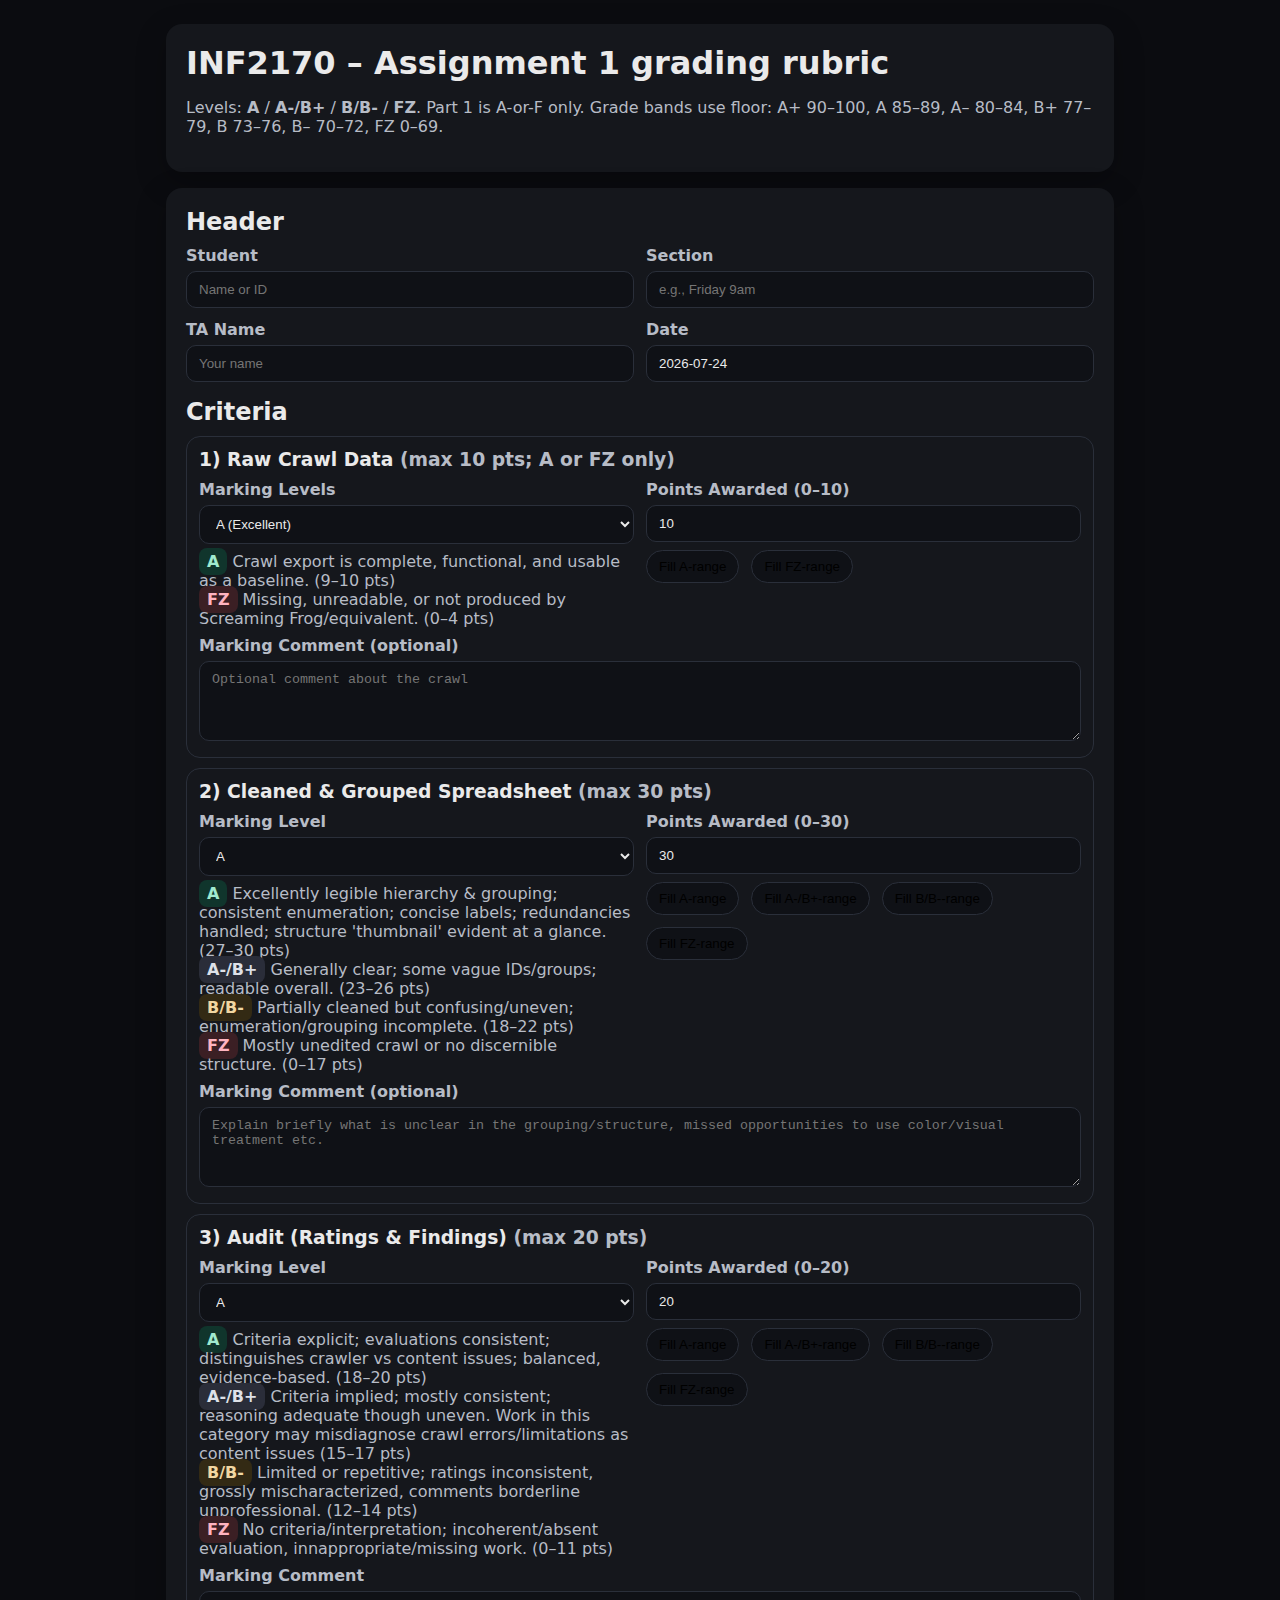
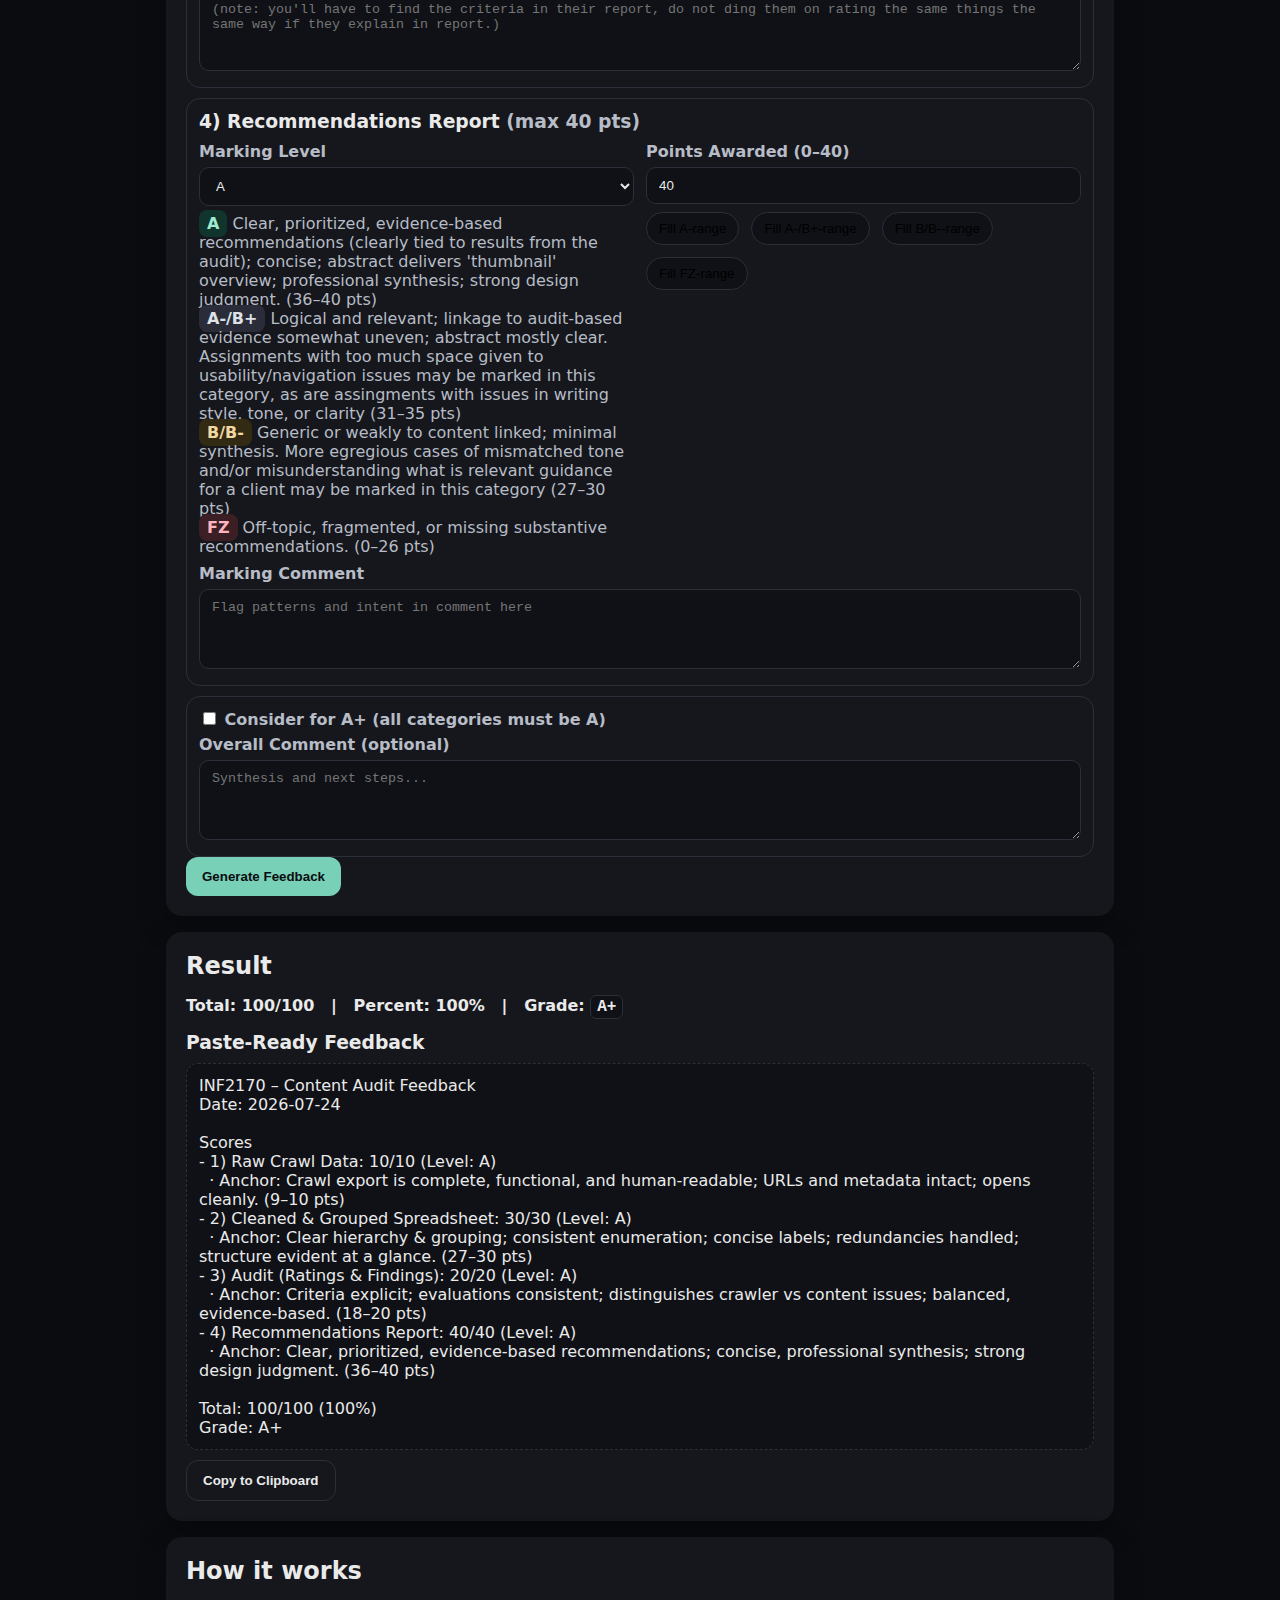
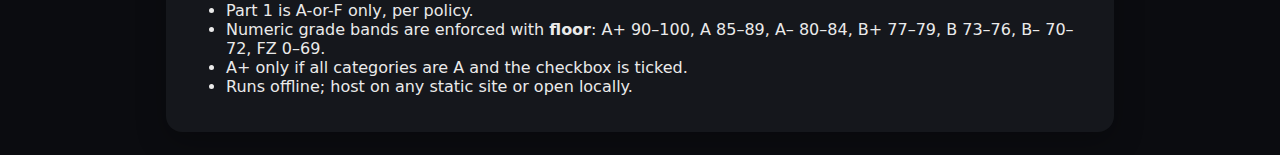
<file: 2170/grading/A1_rubric_v1.html>
<!doctype html>
<html lang="en">
<head>
  <meta charset="utf-8">
  <title>INF2170 – Content Audit Rubric Helper (Static, Anchors: A / A-/B+ / B/B- / FZ)</title>
  <meta name="viewport" content="width=device-width, initial-scale=1">
  <style>
    :root { --bg:#0b0c10; --card:#15171c; --ink:#eaeaea; --muted:#b7bcc6; --accent:#78d0b6; --warn:#f5a97f; --bad:#f38ba8; }
    * { box-sizing: border-box; }
    body { margin:0; font-family: system-ui, -apple-system, Segoe UI, Roboto, Helvetica, Arial, sans-serif; background:var(--bg); color:var(--ink); }
    .wrap { max-width: 980px; margin: 24px auto; padding: 0 16px; }
    .card { background: var(--card); border-radius: 16px; padding: 20px; box-shadow: 0 10px 30px rgba(0,0,0,0.25); margin-bottom: 16px; }
    h1, h2, h3 { margin: 0 0 10px; }
    .row { display: grid; grid-template-columns: 1fr 1fr; gap: 12px; }
    label { display:block; font-weight:600; margin-bottom:6px; color: var(--muted); }
    input[type="text"], input[type="number"], textarea, select {
      width:100%; padding:10px 12px; border-radius:10px; border:1px solid #2a2f3a; background:#0f1116; color:var(--ink);
    }
    textarea { min-height: 80px; }
    .crit { border:1px solid #2a2f3a; border-radius: 14px; padding: 12px; margin-top: 10px; }
    .flex { display:flex; gap:12px; align-items:center; flex-wrap:wrap; }
    .right { text-align:right; }
    .muted { color: var(--muted); }
    .scoreline { font-weight:700; }
    .kbd { font-family: ui-monospace, SFMono-Regular, Menlo, Consolas, monospace; background:#0f1116; border:1px solid #2a2f3a; padding:2px 6px; border-radius:6px; }
    .out { white-space: pre-wrap; background:#0f1116; border:1px dashed #2a2f3a; border-radius: 12px; padding: 12px; }
    .badge { padding:4px 8px; border-radius:8px; font-weight:700; }
    .badge-a { background:#10352c; color:#a0eacf; }
    .badge-mid { background:#2a2d39; color:#dee1e8; }
    .badge-low { background:#332a14; color:#f1d7a2; }
    .badge-f { background:#3b1f24; color:#ffb4c0; }
    .pill { padding:8px 12px; border-radius: 999px; background:#0f1116; border:1px solid #2a2f3a; cursor:pointer; }
    .btn { appearance:none; border:none; border-radius:12px; padding:12px 16px; cursor:pointer; font-weight:700; }
    .btn-primary { background: var(--accent); color:#0b0c10; }
    .btn-ghost { background: transparent; color: var(--ink); border:1px solid #2a2f3a; }
  </style>
</head>
<body>
<div class="wrap">
  <div class="card">
    <h1>INF2170 – Assignment 1 grading rubric</h1>
    <p class="muted">Levels: <strong>A</strong> / <strong>A-/B+</strong> / <strong>B/B-</strong> / <strong>FZ</strong>. Part 1 is A-or-F only. Grade bands use floor: A+ 90–100, A 85–89, A– 80–84, B+ 77–79, B 73–76, B– 70–72, FZ 0–69.</p>
  </div>

  <div class="card">
    <h2>Header</h2>
    <div class="row">
      <div>
        <label>Student</label>
        <input type="text" id="student" placeholder="Name or ID">
      </div>
      <div>
        <label>Section</label>
        <input type="text" id="section" placeholder="e.g., Friday 9am">
      </div>
      <div>
        <label>TA Name</label>
        <input type="text" id="ta_name" placeholder="Your name">
      </div>
      <div>
        <label>Date</label>
        <input type="text" id="date_str" value="">
      </div>
    </div>

    <h2 style="margin-top:16px;">Criteria</h2>

    <!-- Part 1: A-or-F only -->
    <div class="crit" id="crit-raw">
      <h3>1) Raw Crawl Data <span class="muted">(max 10 pts; A or FZ only)</span></h3>
      <div class="row">
        <div>
          <label>Marking Levels</label>
          <select id="lvl_raw" onchange="syncPreset('raw', 10, this.value)">
            <option value="A">A (Excellent)</option>
            <option value="FZ">FZ (Fail)</option>
          </select>
          <div class="muted" style="margin-top:8px;">
            <div><span class="badge badge-a">A</span> Crawl export is complete, functional, and usable as a baseline. (9–10 pts)</div>
            <div><span class="badge badge-f">FZ</span> Missing, unreadable, or not produced by Screaming Frog/equivalent. (0–4 pts)</div>
          </div>
        </div>
        <div>
          <label>Points Awarded (0–10)</label>
          <input type="number" id="pts_raw" min="0" max="10" step="0.5" value="10" oninput="recalc()">
          <div class="flex" style="margin-top:8px;">
            <button class="pill" type="button" onclick="preset('raw',10,'A')">Fill A‑range</button>
            <button class="pill" type="button" onclick="preset('raw',10,'FZ')">Fill FZ‑range</button>
          </div>
        </div>
      </div>
      <div style="margin-top:8px;">
        <label>Marking Comment (optional)</label>
        <textarea id="com_raw" placeholder="Optional comment about the crawl"></textarea>
      </div>
    </div>

    <!-- Part 2 -->
    <div class="crit" id="crit-clean">
      <h3>2) Cleaned & Grouped Spreadsheet <span class="muted">(max 30 pts)</span></h3>
      <div class="row">
        <div>
          <label>Marking Level</label>
          <select id="lvl_clean" onchange="syncPreset('clean', 30, this.value)">
            <option value="A">A</option>
            <option value="A-/B+">A-/B+</option>
            <option value="B/B-">B/B-</option>
            <option value="FZ">FZ</option>
          </select>
          <div class="muted" style="margin-top:8px;">
            <div><span class="badge badge-a">A</span> Excellently legible hierarchy & grouping; consistent enumeration; concise labels; redundancies handled; structure 'thumbnail' evident at a glance. (27–30 pts)</div>
            <div><span class="badge badge-mid">A-/B+</span> Generally clear; some vague IDs/groups; readable overall. (23–26 pts)</div>
            <div><span class="badge badge-low">B/B-</span> Partially cleaned but confusing/uneven; enumeration/grouping incomplete. (18–22 pts)</div>
            <div><span class="badge badge-f">FZ</span> Mostly unedited crawl or no discernible structure. (0–17 pts)</div>
          </div>
        </div>
        <div>
          <label>Points Awarded (0–30)</label>
          <input type="number" id="pts_clean" min="0" max="30" step="0.5" value="30" oninput="recalc()">
          <div class="flex" style="margin-top:8px;">
            <button class="pill" type="button" onclick="preset('clean',30,'A')">Fill A‑range</button>
            <button class="pill" type="button" onclick="preset('clean',30,'A-/B+')">Fill A-/B+‑range</button>
            <button class="pill" type="button" onclick="preset('clean',30,'B/B-')">Fill B/B-‑range</button>
            <button class="pill" type="button" onclick="preset('clean',30,'FZ')">Fill FZ‑range</button>
          </div>
        </div>
      </div>
      <div style="margin-top:8px;">
        <label>Marking Comment (optional)</label>
        <textarea id="com_clean" placeholder="Explain briefly what is unclear in the grouping/structure, missed opportunities to use color/visual treatment etc."></textarea>
      </div>
    </div>

    <!-- Part 3 -->
    <div class="crit" id="crit-audit">
      <h3>3) Audit (Ratings & Findings) <span class="muted">(max 20 pts)</span></h3>
      <div class="row">
        <div>
          <label>Marking Level</label>
          <select id="lvl_audit" onchange="syncPreset('audit', 20, this.value)">
            <option value="A">A</option>
            <option value="A-/B+">A-/B+</option>
            <option value="B/B-">B/B-</option>
            <option value="FZ">FZ</option>
          </select>
          <div class="muted" style="margin-top:8px;">
            <div><span class="badge badge-a">A</span> Criteria explicit; evaluations consistent; distinguishes crawler vs content issues; balanced, evidence‑based. (18–20 pts)</div>
            <div><span class="badge badge-mid">A-/B+</span> Criteria implied; mostly consistent; reasoning adequate though uneven. Work in this category may misdiagnose crawl errors/limitations as content issues (15–17 pts)</div>
            <div><span class="badge badge-low">B/B-</span> Limited or repetitive; ratings inconsistent, grossly mischaracterized, comments borderline unprofessional. (12–14 pts)</div>
            <div><span class="badge badge-f">FZ</span> No criteria/interpretation; incoherent/absent evaluation, innappropriate/missing work. (0–11 pts)</div>
          </div>
        </div>
        <div>
          <label>Points Awarded (0–20)</label>
          <input type="number" id="pts_audit" min="0" max="20" step="0.5" value="20" oninput="recalc()">
          <div class="flex" style="margin-top:8px;">
            <button class="pill" type="button" onclick="preset('audit',20,'A')">Fill A‑range</button>
            <button class="pill" type="button" onclick="preset('audit',20,'A-/B+')">Fill A-/B+‑range</button>
            <button class="pill" type="button" onclick="preset('audit',20,'B/B-')">Fill B/B-‑range</button>
            <button class="pill" type="button" onclick="preset('audit',20,'FZ')">Fill FZ‑range</button>
          </div>
        </div>
      </div>
      <div style="margin-top:8px;">
        <label>Marking Comment</label>
        <textarea id="com_audit" placeholder="(note: you'll have to find the criteria in their report, do not ding them on rating the same things the same way if they explain in report.)"></textarea>
      </div>
    </div>

    <!-- Part 4 -->
    <div class="crit" id="crit-recs">
      <h3>4) Recommendations Report <span class="muted">(max 40 pts)</span></h3>
      <div class="row">
        <div>
          <label>Marking Level</label>
          <select id="lvl_recs" onchange="syncPreset('recs', 40, this.value)">
            <option value="A">A</option>
            <option value="A-/B+">A-/B+</option>
            <option value="B/B-">B/B-</option>
            <option value="FZ">FZ</option>
          </select>
          <div class="muted" style="margin-top:8px;">
            <div><span class="badge badge-a">A</span> Clear, prioritized, evidence‑based recommendations (clearly tied to results from the audit); concise; abstract delivers 'thumbnail' overview; professional synthesis; strong design judgment. (36–40 pts)</div>
            <div><span class="badge badge-mid">A-/B+</span> Logical and relevant; linkage to audit-based evidence somewhat uneven; abstract mostly clear. Assignments with too much space given to usability/navigation issues may be marked in this category, as are assingments with issues in writing style, tone, or clarity (31–35 pts)</div>
            <div><span class="badge badge-low">B/B-</span> Generic or weakly to content linked; minimal synthesis. More egregious cases of mismatched tone and/or misunderstanding what is relevant guidance for a client may be marked in this category (27–30 pts)</div>
            <div><span class="badge badge-f">FZ</span> Off‑topic, fragmented, or missing substantive recommendations. (0–26 pts)</div>
          </div>
        </div>
        <div>
          <label>Points Awarded (0–40)</label>
          <input type="number" id="pts_recs" min="0" max="40" step="0.5" value="40" oninput="recalc()">
          <div class="flex" style="margin-top:8px;">
            <button class="pill" type="button" onclick="preset('recs',40,'A')">Fill A‑range</button>
            <button class="pill" type="button" onclick="preset('recs',40,'A-/B+')">Fill A-/B+‑range</button>
            <button class="pill" type="button" onclick="preset('recs',40,'B/B-')">Fill B/B-‑range</button>
            <button class="pill" type="button" onclick="preset('recs',40,'FZ')">Fill FZ‑range</button>
          </div>
        </div>
      </div>
      <div style="margin-top:8px;">
        <label>Marking Comment</label>
        <textarea id="com_recs" placeholder="Flag patterns and intent in comment here"></textarea>
      </div>
    </div>

    <div class="crit">
      <div class="flex">
        <label><input type="checkbox" id="consider_a_plus"> Consider for A+ (all categories must be A)</label>
      </div>
      <label>Overall Comment (optional)</label>
      <textarea id="overall_comment" placeholder="Synthesis and next steps..."></textarea>
    </div>

    <div class="flex right">
      <button class="btn btn-primary" onclick="generate();return false;">Generate Feedback</button>
    </div>
  </div>

  <div class="card">
    <h2>Result</h2>
    <p class="scoreline">Total: <span id="total">100</span>/100 &nbsp; | &nbsp; Percent: <span id="pct">100</span>% &nbsp; | &nbsp; Grade: <span class="kbd" id="grade">A+</span></p>
    <h3>Paste‑Ready Feedback</h3>
    <div class="out" id="out"></div>
    <div class="flex" style="margin-top:10px;">
      <button class="btn btn-ghost" onclick="copyOut()">Copy to Clipboard</button>
    </div>
  </div>

  <div class="card">
    <h2>How it works</h2>
    <ul>
      <li>Part 1 is A-or-F only, per policy.</li>
      <li>Numeric grade bands are enforced with <strong>floor</strong>:
        A+ 90–100, A 85–89, A– 80–84, B+ 77–79, B 73–76, B– 70–72, FZ 0–69.</li>
      <li>A+ only if all categories are A and the checkbox is ticked.</li>
      <li>Runs offline; host on any static site or open locally.</li>
    </ul>
  </div>
</div>

<script>
const ranges = {
  "raw":   { "A":[9,10], "FZ":[0,4] },
  "clean": { "A":[27,30], "A-/B+":[23,26], "B/B-":[18,22], "FZ":[0,17] },
  "audit": { "A":[18,20], "A-/B+":[15,17], "B/B-":[12,14], "FZ":[0,11] },
  "recs":  { "A":[36,40], "A-/B+":[31,35], "B/B-":[27,30], "FZ":[0,26] }
};

function todayISO(){
  const d = new Date();
  const m = String(d.getMonth()+1).padStart(2,"0");
  const day = String(d.getDate()).padStart(2,"0");
  return `${d.getFullYear()}-${m}-${day}`;
}

function randMid(min, max, id, level) {
  // Special case: Raw Crawl at A level should snap to the maximum (10)
  if (id === "raw" && level === "A") return max;
  return (min + max) / 2;
}

function preset(id, max, level) {
  const r = ranges[id][level];
  const val = Math.min(max, Math.max(0, randMid(r[0], r[1], id, level)));
  document.getElementById("pts_" + id).value = val;
  const sel = document.getElementById("lvl_" + id);
  if (sel) sel.value = level;
  recalc();
}

function syncPreset(id, max, level) {
  const input = document.getElementById("pts_" + id);
  const r = ranges[id][level];
  const cur = parseFloat(input.value || "0");

  if (cur < r[0] || cur > r[1]) {
    // Snap to max for Raw=A; otherwise use midpoint
    input.value = (id === "raw" && level === "A") ? r[1] : (r[0] + r[1]) / 2;
  } else if (id === "raw" && level === "A") {
    // Even if within A band, force exact 10 for Raw=A
    input.value = r[1];
  }

  recalc();
}


function computeGrade(pct){
  if (pct >= 90) return "A+";
  if (pct >= 85) return "A";
  if (pct >= 80) return "A-";
  if (pct >= 77) return "B+";
  if (pct >= 73) return "B";
  if (pct >= 70) return "B-";
  return "FZ";
}

function recalc(){
  const total = ["raw","clean","audit","recs"].map(id => parseFloat(document.getElementById("pts_"+id).value || "0")).reduce((a,b)=>a+b,0);
  const pct = Math.floor(total); // since total max is 100
  const grade = computeGrade(pct);
  document.getElementById("total").innerText = total.toFixed(1).replace(/\.0$/,"");
  document.getElementById("pct").innerText = pct;
  document.getElementById("grade").innerText = grade;
}

function generate(){
  recalc();
  const student = document.getElementById("student").value.trim();
  const section = document.getElementById("section").value.trim();
  const ta = document.getElementById("ta_name").value.trim();
  const date = document.getElementById("date_str").value.trim() || todayISO();
  const levels = {
    raw: document.getElementById("lvl_raw").value,
    clean: document.getElementById("lvl_clean").value,
    audit: document.getElementById("lvl_audit").value,
    recs: document.getElementById("lvl_recs").value
  };
  const points = {
    raw: document.getElementById("pts_raw").value,
    clean: document.getElementById("pts_clean").value,
    audit: document.getElementById("pts_audit").value,
    recs: document.getElementById("pts_recs").value
  };
  const comments = {
    raw: document.getElementById("com_raw").value.trim(),
    clean: document.getElementById("com_clean").value.trim(),
    audit: document.getElementById("com_audit").value.trim(),
    recs: document.getElementById("com_recs").value.trim()
  };
  const considerAplus = document.getElementById("consider_a_plus").checked;
  let total = ["raw","clean","audit","recs"].map(k => parseFloat(points[k]||"0")).reduce((a,b)=>a+b,0);
  let pct = Math.floor(total);
  let grade = computeGrade(pct);
  const allA = ["raw","clean","audit","recs"].every(k => levels[k] === "A");
  if ((grade === "A" || grade === "A+") && allA && considerAplus) grade = "A+";
  else if (grade === "A+" && !allA) grade = "A"; // safety

  const anchors = {
    raw: {
      A:  "Crawl export is complete, functional, and human‑readable; URLs and metadata intact; opens cleanly. (9–10 pts)",
      FZ: "Missing, unreadable, or not produced by Screaming Frog/equivalent. (0–4 pts)"
    },
    clean: {
      A:      "Clear hierarchy & grouping; consistent enumeration; concise labels; redundancies handled; structure evident at a glance. (27–30 pts)",
      "A-/B+":"Generally clear; some inconsistent IDs/groups; readable overall. (23–26 pts)",
      "B/B-": "Partially cleaned but confusing/uneven; enumeration/grouping incomplete. (18–22 pts)",
      FZ:     "Mostly unedited crawl or no discernible structure. (0–17 pts)"
    },
    audit: {
      A:      "Criteria explicit; evaluations consistent; distinguishes crawler vs content issues; balanced, evidence‑based. (18–20 pts)",
      "A-/B+":"Criteria implied; mostly consistent; reasoning adequate though uneven. (15–17 pts)",
      "B/B-": "Limited or repetitive; ratings inconsistent or mostly descriptive. (12–14 pts)",
      FZ:     "No criteria/interpretation; incoherent/absent evaluation. (0–11 pts)"
    },
    recs: {
      A:      "Clear, prioritized, evidence‑based recommendations; concise, professional synthesis; strong design judgment. (36–40 pts)",
      "A-/B+":"Logical and relevant; linkage to evidence somewhat uneven. (31–35 pts)",
      "B/B-": "Generic or weakly linked; minimal synthesis. (27–30 pts)",
      FZ:     "Off‑topic, fragmented, or missing substantive recommendations. (0–26 pts)"
    }
  };

  const lines = [];
  lines.push("INF2170 – Content Audit Feedback");
  if (student) lines.push("Student: " + student);
  if (section) lines.push("Section: " + section);
  if (ta) lines.push("TA: " + ta);
  lines.push("Date: " + date);
  lines.push("");
  lines.push("Scores");
  [["raw","1) Raw Crawl Data",10],["clean","2) Cleaned & Grouped Spreadsheet",30],["audit","3) Audit (Ratings & Findings)",20],["recs","4) Recommendations Report",40]].forEach(([k,title,max])=>{
    const lvl = levels[k];
    const pts = points[k];
    const anchor = anchors[k][lvl] || "";
    lines.push(`- ${title}: ${pts}/${max} (Level: ${lvl})`);
    if (anchor) lines.push("  · Anchor: " + anchor);
    const com = comments[k];
    if (com) lines.push("  · Comment: " + com);
  });
  lines.push("");
  lines.push(`Total: ${total}/${100} (${pct}%)`);
  lines.push(`Grade: ${grade}`);
  const overall = document.getElementById("overall_comment").value.trim();
  if (overall){
    lines.push("");
    lines.push("Overall Comment");
    lines.push(overall);
  }
  if (grade === "A" && allA && !considerAplus) {
    lines.push("");
    lines.push("Note: Eligible for A+ consideration (all categories scored at A).");
  }

  document.getElementById("out").innerText = lines.join("\n");
}

function copyOut(){
  const txt = document.getElementById("out").innerText;
  navigator.clipboard.writeText(txt).then(()=>{
    alert("Feedback copied!");
  });
}

// init
document.getElementById("date_str").value = todayISO();
recalc();
generate();
</script>
</body>
</html>
</file>
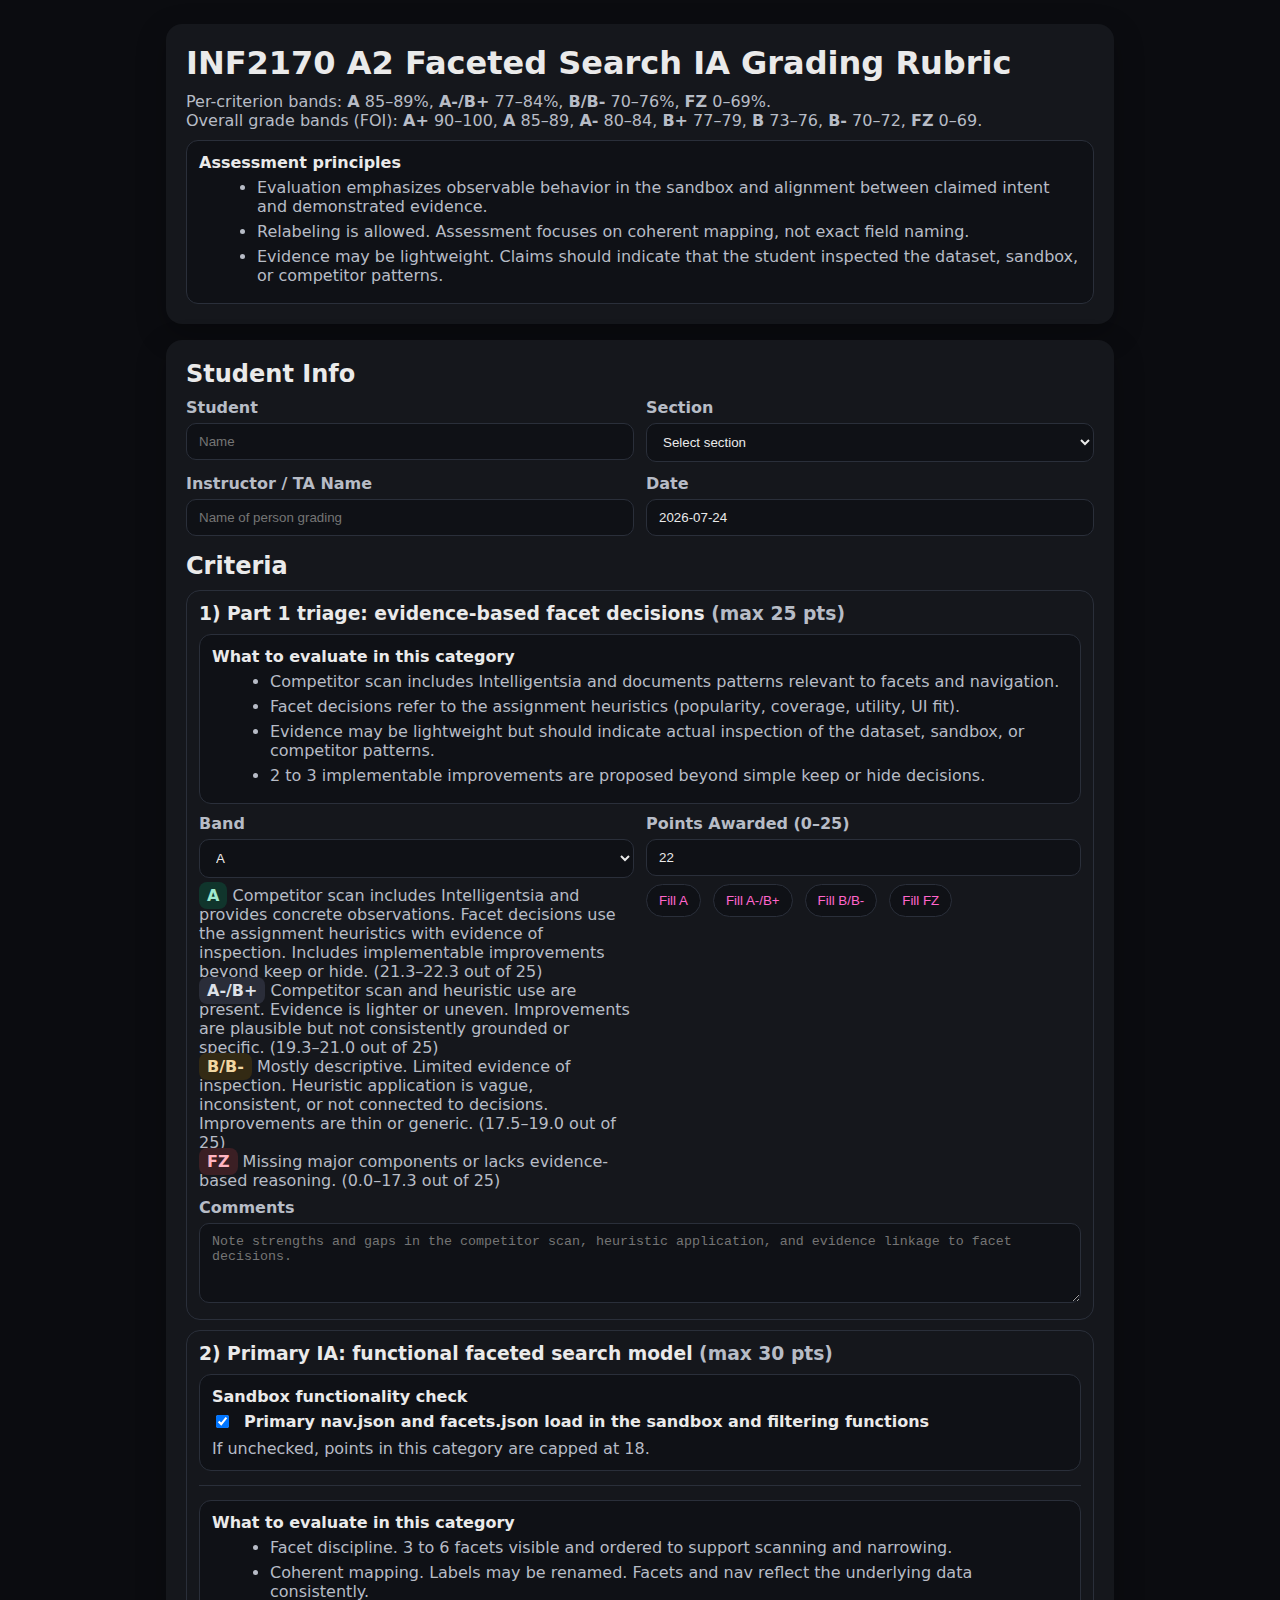
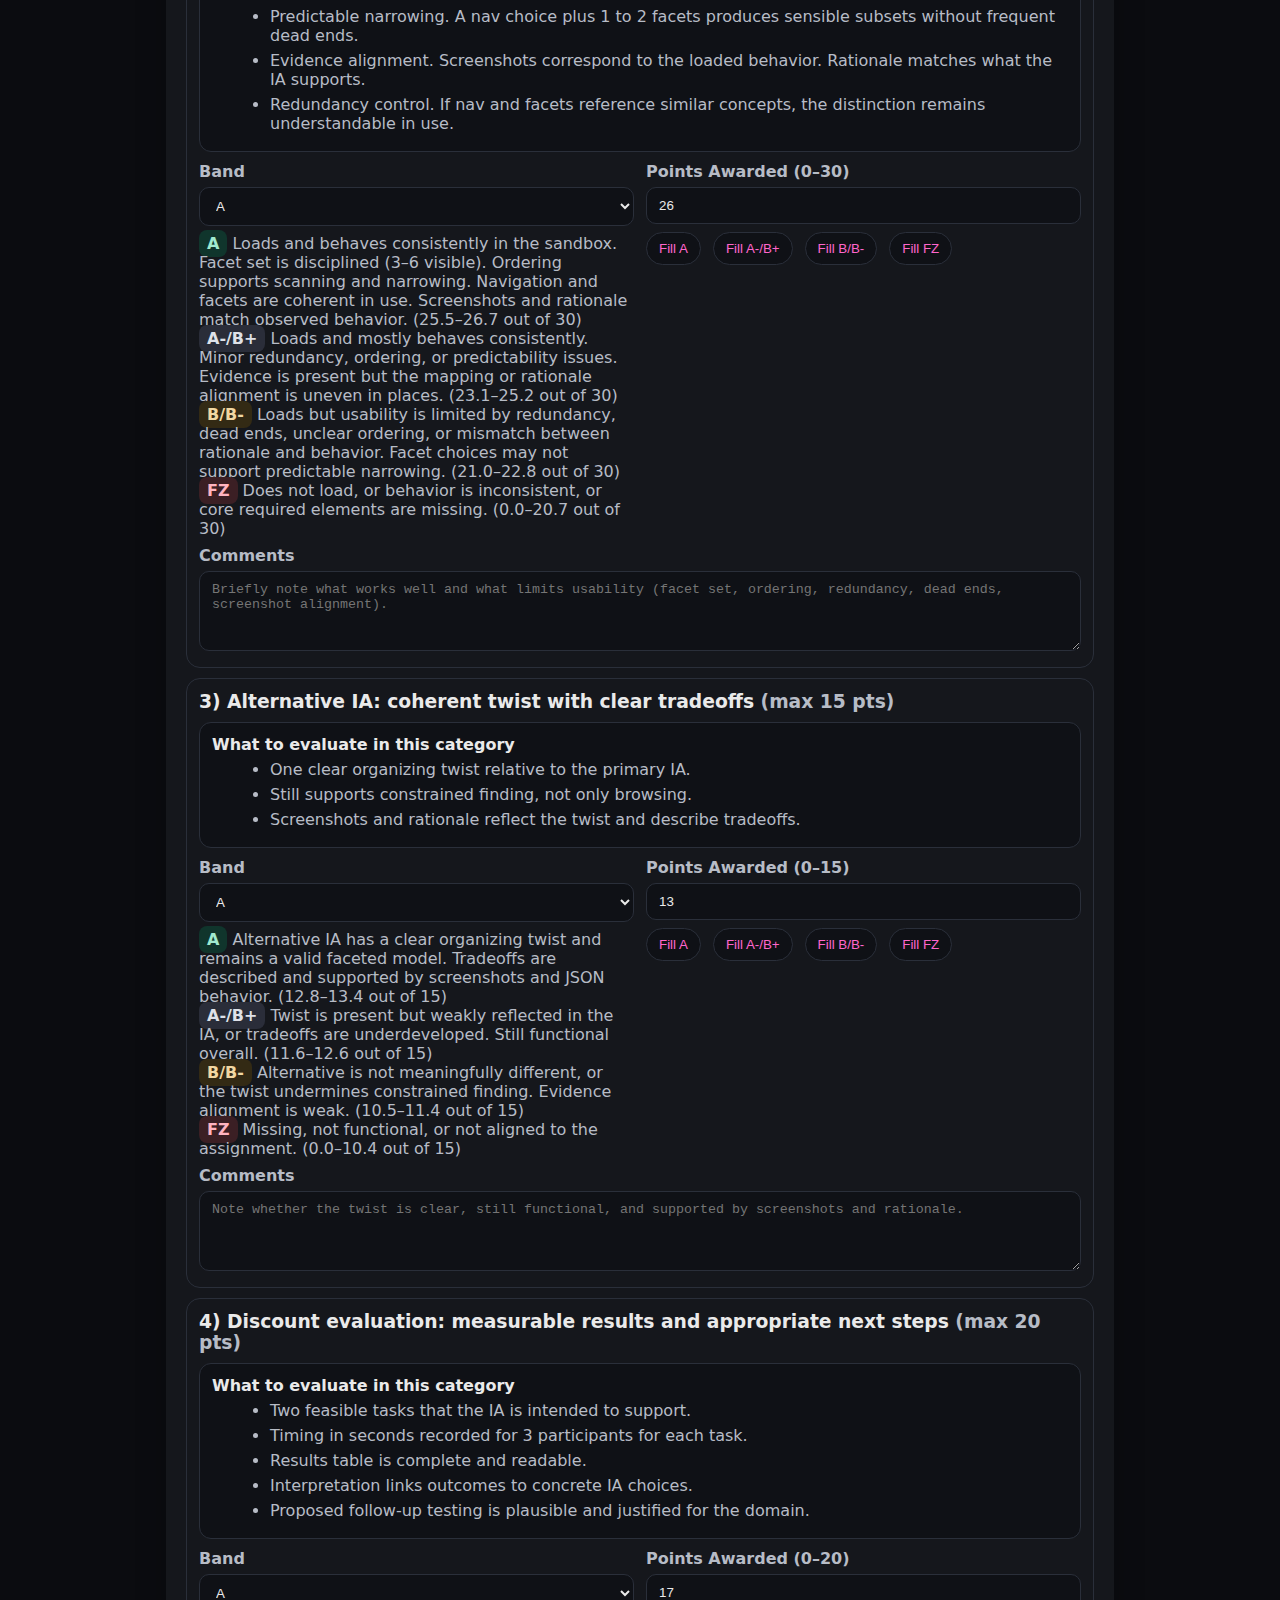
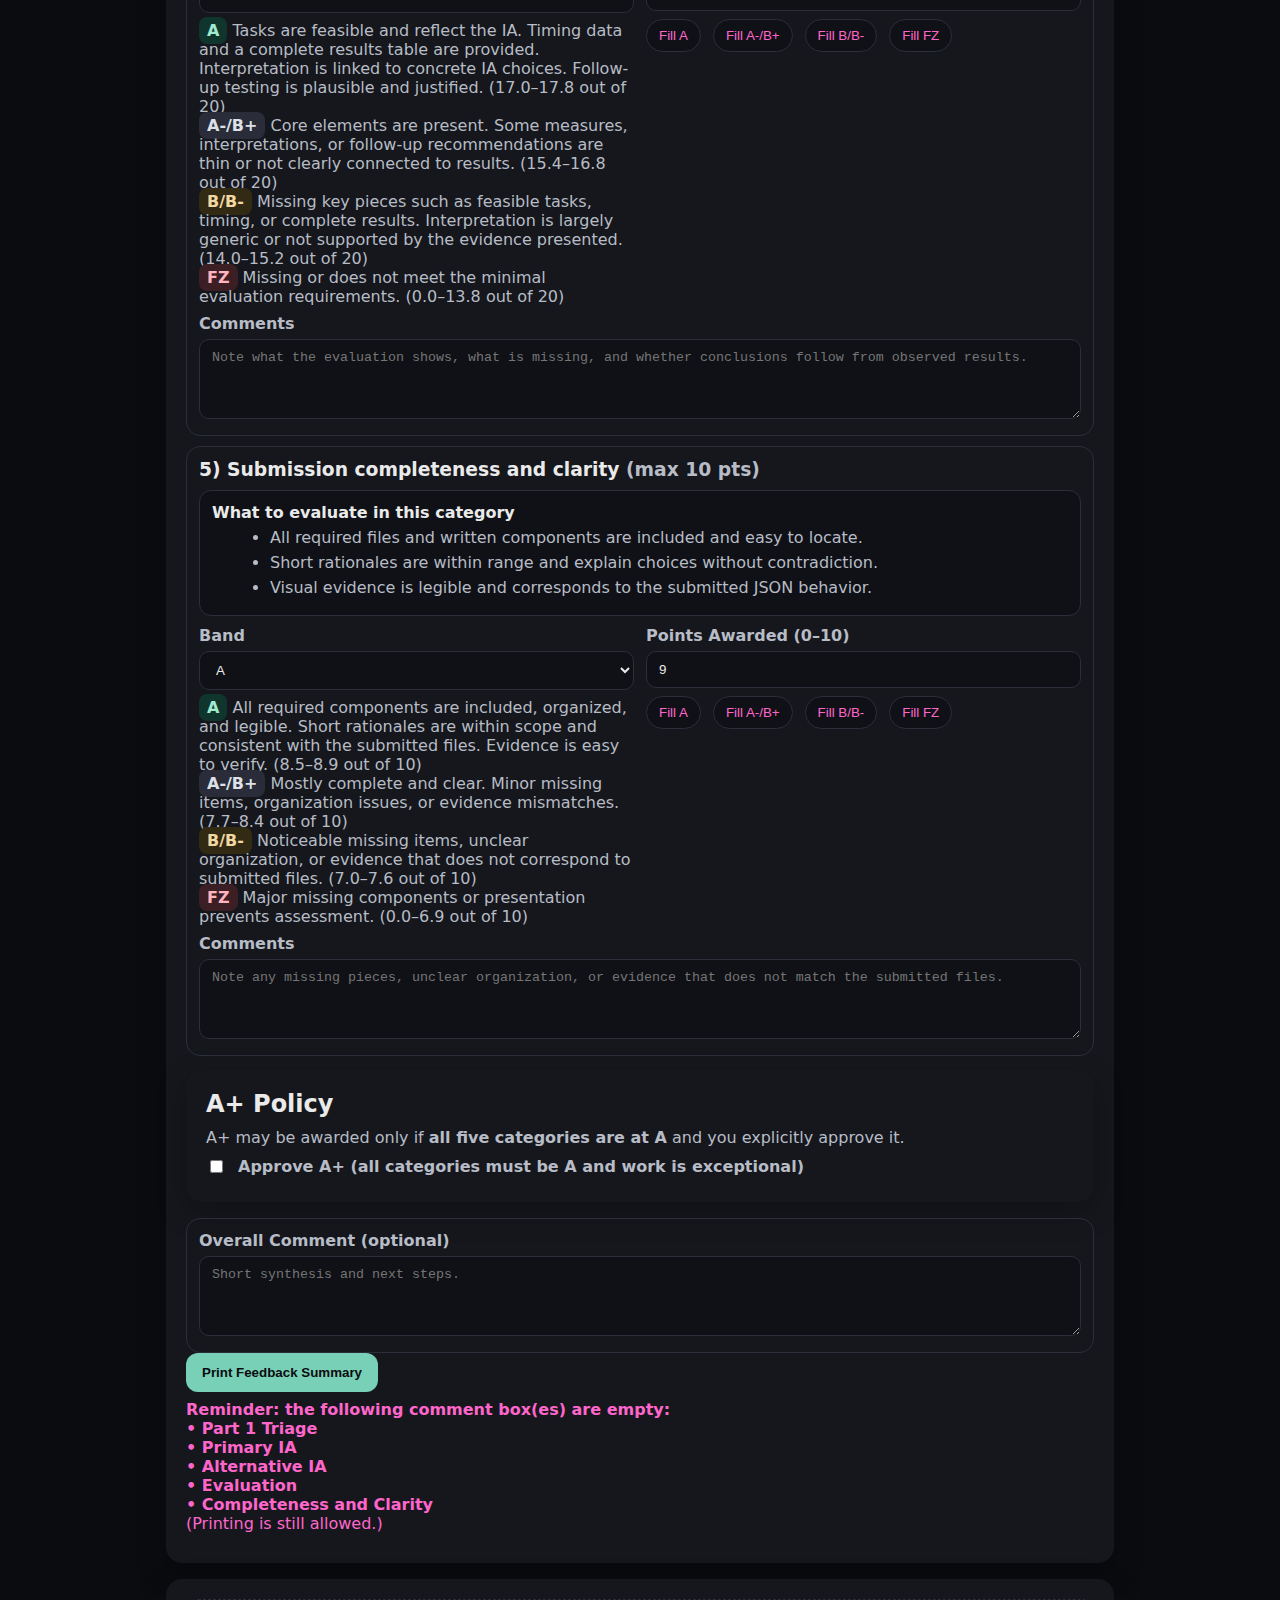
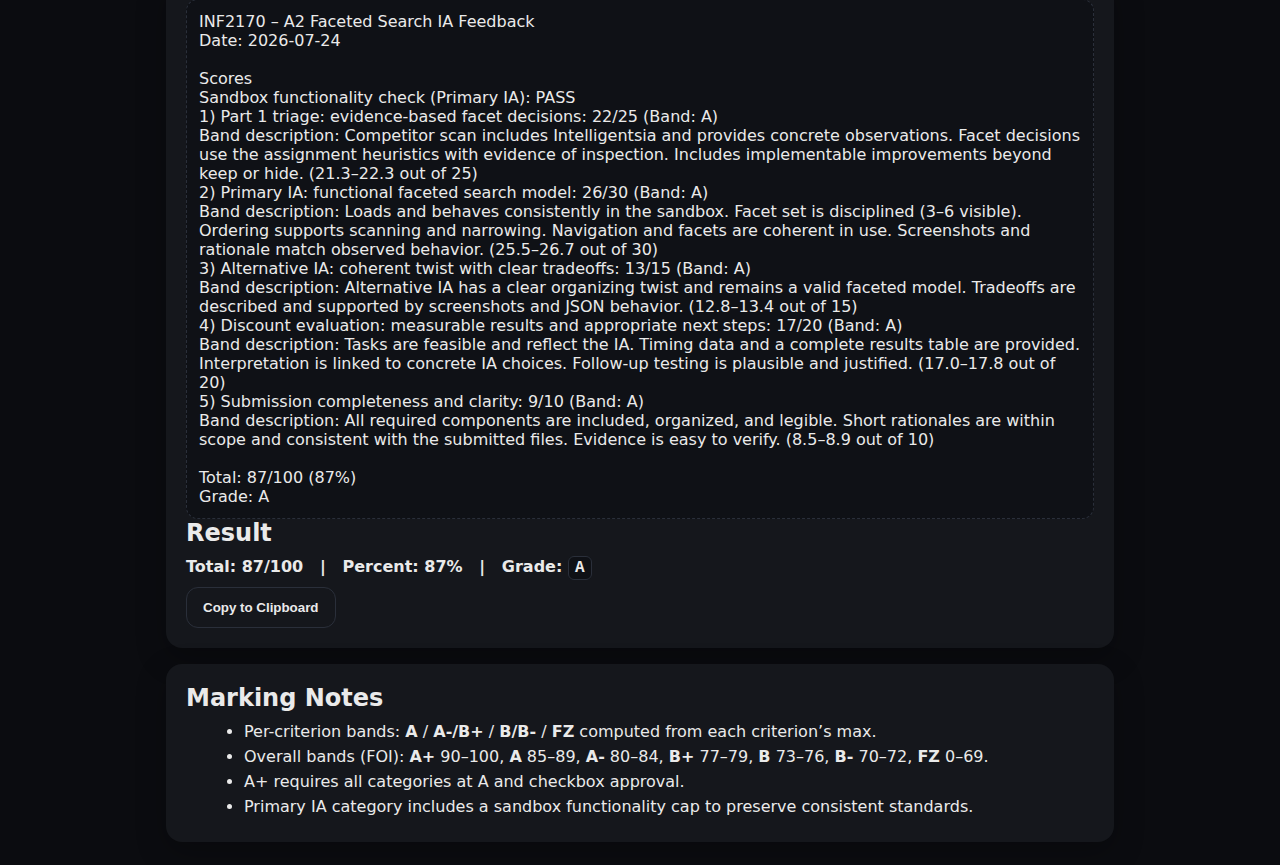
<file: 2170/grading/A2.html>
<!doctype html>
<html lang="en">
<head>
  <meta charset="utf-8">
  <title>INF2170 A2 Faceted Search IA Grading Rubric</title>
  <meta name="viewport" content="width=device-width, initial-scale=1">
  <style>
    :root { --bg:#0b0c10; --card:#15171c; --ink:#eaeaea; --muted:#b7bcc6; --accent:#78d0b6; --warn:#f5a97f; --bad:#f38ba8; }
    * { box-sizing: border-box; }
    body { margin:0; font-family: system-ui, -apple-system, Segoe UI, Roboto, Helvetica, Arial, sans-serif; background:var(--bg); color:var(--ink); }
    .wrap { max-width: 980px; margin: 24px auto; padding: 0 16px; }
    .card { background: var(--card); border-radius: 16px; padding: 20px; box-shadow: 0 10px 30px rgba(0,0,0,0.25); margin-bottom: 16px; }
    h1, h2, h3 { margin: 0 0 10px; }
    p { margin: 0 0 10px; }
    .row { display: grid; grid-template-columns: 1fr 1fr; gap: 12px; }
    label { display:block; font-weight:600; margin-bottom:6px; color: var(--muted); }
    input[type="text"], input[type="number"], textarea, select {
      width:100%; padding:10px 12px; border-radius:10px; border:1px solid #2a2f3a; background:#0f1116; color:var(--ink);
    }
    textarea { min-height: 80px; }
    .crit { border:1px solid #2a2f3a; border-radius: 14px; padding: 12px; margin-top: 10px; }
    .flex { display:flex; gap:12px; align-items:center; flex-wrap:wrap; }
    .right { text-align:right; }
    .muted { color: var(--muted); }
    .scoreline { font-weight:700; }
    .kbd { font-family: ui-monospace, SFMono-Regular, Menlo, Consolas, monospace; background:#0f1116; border:1px solid #2a2f3a; padding:2px 6px; border-radius:6px; }
    .out { white-space: pre-wrap; background:#0f1116; border:1px dashed #2a2f3a; border-radius: 12px; padding: 12px; }
    .badge { padding:4px 8px; border-radius:8px; font-weight:700; }
    .badge-a  { background:#10352c; color:#a0eacf; }
    .badge-mid{ background:#2a2d39; color:#dee1e8; }
    .badge-low{ background:#332a14; color:#f1d7a2; }
    .badge-f  { background:#3b1f24; color:#ffb4c0; }
    .pill { padding:8px 12px; border-radius: 999px; background:#0f1116; border:1px solid #2a2f3a; cursor:pointer; color:#ff66cc; }
    .btn { appearance:none; border:none; border-radius:12px; padding:12px 16px; cursor:pointer; font-weight:700; }
    .btn-primary { background: var(--accent); color:#0b0c10; }
    .btn-ghost { background: transparent; color: var(--ink); border:1px solid #2a2f3a; }
    ul { margin: 0 0 0 18px; }
    li { margin: 6px 0; }
    .note { border:1px solid #2a2f3a; background:#0f1116; border-radius:12px; padding:12px; }
    hr { border:none; border-top:1px solid #2a2f3a; margin: 14px 0; }
  </style>
</head>
<body>
<div class="wrap">
  <div class="card">
    <h1>INF2170 A2 Faceted Search IA Grading Rubric</h1>
    <p class="muted">
      Per-criterion bands: <strong>A</strong> 85–89%, <strong>A-/B+</strong> 77–84%, <strong>B/B-</strong> 70–76%, <strong>FZ</strong> 0–69%.<br>
      Overall grade bands (FOI): <strong>A+</strong> 90–100, <strong>A</strong> 85–89, <strong>A-</strong> 80–84, <strong>B+</strong> 77–79, <strong>B</strong> 73–76, <strong>B-</strong> 70–72, <strong>FZ</strong> 0–69.
    </p>

    <div class="note">
      <div style="font-weight:700; margin-bottom:6px;">Assessment principles</div>
      <ul class="muted">
        <li>Evaluation emphasizes observable behavior in the sandbox and alignment between claimed intent and demonstrated evidence.</li>
        <li>Relabeling is allowed. Assessment focuses on coherent mapping, not exact field naming.</li>
        <li>Evidence may be lightweight. Claims should indicate that the student inspected the dataset, sandbox, or competitor patterns.</li>
      </ul>
    </div>
  </div>

  <div class="card">
    <h2>Student Info</h2>
    <div class="row">
      <div>
        <label>Student</label>
        <input type="text" id="student" placeholder="Name">
      </div>
      <div>
        <label>Section</label>
        <select id="section">
          <option value="">Select section</option>
          <option value="5101">5101</option>
          <option value="101">101</option>
          <option value="102">102</option>
        </select>
      </div>
      <div>
        <label>Instructor / TA Name</label>
        <input type="text" id="ta_name" placeholder="Name of person grading">
      </div>
      <div>
        <label>Date</label>
        <input type="text" id="date_str" value="">
      </div>
    </div>

    <h2 style="margin-top:16px;">Criteria</h2>

    <!-- 1) Part 1 triage -->
    <div class="crit" id="crit-triage">
      <h3>1) Part 1 triage: evidence-based facet decisions <span class="muted">(max 25 pts)</span></h3>

      <div class="note" style="margin-top:10px;">
        <div style="font-weight:700; margin-bottom:6px;">What to evaluate in this category</div>
        <ul class="muted">
          <li>Competitor scan includes Intelligentsia and documents patterns relevant to facets and navigation.</li>
          <li>Facet decisions refer to the assignment heuristics (popularity, coverage, utility, UI fit).</li>
          <li>Evidence may be lightweight but should indicate actual inspection of the dataset, sandbox, or competitor patterns.</li>
          <li>2 to 3 implementable improvements are proposed beyond simple keep or hide decisions.</li>
        </ul>
      </div>

      <div class="row" style="margin-top:10px;">
        <div>
          <label>Band</label>
          <select id="lvl_triage" onchange="syncPreset('triage', 25, this.value)">
            <option value="A">A</option>
            <option value="A-/B+">A-/B+</option>
            <option value="B/B-">B/B-</option>
            <option value="FZ">FZ</option>
          </select>
          <div class="muted" style="margin-top:8px;" id="anchors_triage"></div>
        </div>
        <div>
          <label>Points Awarded (0–25)</label>
          <input type="number" id="pts_triage" min="0" max="25" step="0.5" oninput="recalc()">
          <div class="flex" style="margin-top:8px;">
            <button class="pill" type="button" onclick="preset('triage',25,'A')">Fill A</button>
            <button class="pill" type="button" onclick="preset('triage',25,'A-/B+')">Fill A-/B+</button>
            <button class="pill" type="button" onclick="preset('triage',25,'B/B-')">Fill B/B-</button>
            <button class="pill" type="button" onclick="preset('triage',25,'FZ')">Fill FZ</button>
          </div>
        </div>
      </div>

      <div style="margin-top:8px;">
        <label>Comments</label>
        <textarea id="com_triage" placeholder="Note strengths and gaps in the competitor scan, heuristic application, and evidence linkage to facet decisions."></textarea>
      </div>
    </div>

    <!-- 2) Primary IA -->
    <div class="crit" id="crit-primary">
      <h3>2) Primary IA: functional faceted search model <span class="muted">(max 30 pts)</span></h3>

      <div class="note" style="margin-top:10px;">
        <div style="font-weight:700; margin-bottom:6px;">Sandbox functionality check</div>
        <label class="flex" style="margin:0; color:var(--ink); font-weight:700;">
          <input type="checkbox" id="gate_loads" checked onchange="applyLoadGate()">
          Primary nav.json and facets.json load in the sandbox and filtering functions
        </label>
        <p class="muted" style="margin:8px 0 0 0;">
          If unchecked, points in this category are capped at 18.
        </p>
      </div>

      <hr>

      <div class="note">
        <div style="font-weight:700; margin-bottom:6px;">What to evaluate in this category</div>
        <ul class="muted">
          <li>Facet discipline. 3 to 6 facets visible and ordered to support scanning and narrowing.</li>
          <li>Coherent mapping. Labels may be renamed. Facets and nav reflect the underlying data consistently.</li>
          <li>Predictable narrowing. A nav choice plus 1 to 2 facets produces sensible subsets without frequent dead ends.</li>
          <li>Evidence alignment. Screenshots correspond to the loaded behavior. Rationale matches what the IA supports.</li>
          <li>Redundancy control. If nav and facets reference similar concepts, the distinction remains understandable in use.</li>
        </ul>
      </div>

      <div class="row" style="margin-top:10px;">
        <div>
          <label>Band</label>
          <select id="lvl_primary" onchange="syncPreset('primary', 30, this.value)">
            <option value="A">A</option>
            <option value="A-/B+">A-/B+</option>
            <option value="B/B-">B/B-</option>
            <option value="FZ">FZ</option>
          </select>
          <div class="muted" style="margin-top:8px;" id="anchors_primary"></div>
        </div>
        <div>
          <label>Points Awarded (0–30)</label>
          <input type="number" id="pts_primary" min="0" max="30" step="0.5" oninput="recalc()">
          <div class="flex" style="margin-top:8px;">
            <button class="pill" type="button" onclick="preset('primary',30,'A')">Fill A</button>
            <button class="pill" type="button" onclick="preset('primary',30,'A-/B+')">Fill A-/B+</button>
            <button class="pill" type="button" onclick="preset('primary',30,'B/B-')">Fill B/B-</button>
            <button class="pill" type="button" onclick="preset('primary',30,'FZ')">Fill FZ</button>
          </div>
        </div>
      </div>

      <div style="margin-top:8px;">
        <label>Comments</label>
        <textarea id="com_primary" placeholder="Briefly note what works well and what limits usability (facet set, ordering, redundancy, dead ends, screenshot alignment)."></textarea>
      </div>
    </div>

    <!-- 3) Alternative IA -->
    <div class="crit" id="crit-alt">
      <h3>3) Alternative IA: coherent twist with clear tradeoffs <span class="muted">(max 15 pts)</span></h3>

      <div class="note" style="margin-top:10px;">
        <div style="font-weight:700; margin-bottom:6px;">What to evaluate in this category</div>
        <ul class="muted">
          <li>One clear organizing twist relative to the primary IA.</li>
          <li>Still supports constrained finding, not only browsing.</li>
          <li>Screenshots and rationale reflect the twist and describe tradeoffs.</li>
        </ul>
      </div>

      <div class="row" style="margin-top:10px;">
        <div>
          <label>Band</label>
          <select id="lvl_alt" onchange="syncPreset('alt', 15, this.value)">
            <option value="A">A</option>
            <option value="A-/B+">A-/B+</option>
            <option value="B/B-">B/B-</option>
            <option value="FZ">FZ</option>
          </select>
          <div class="muted" style="margin-top:8px;" id="anchors_alt"></div>
        </div>
        <div>
          <label>Points Awarded (0–15)</label>
          <input type="number" id="pts_alt" min="0" max="15" step="0.5" oninput="recalc()">
          <div class="flex" style="margin-top:8px;">
            <button class="pill" type="button" onclick="preset('alt',15,'A')">Fill A</button>
            <button class="pill" type="button" onclick="preset('alt',15,'A-/B+')">Fill A-/B+</button>
            <button class="pill" type="button" onclick="preset('alt',15,'B/B-')">Fill B/B-</button>
            <button class="pill" type="button" onclick="preset('alt',15,'FZ')">Fill FZ</button>
          </div>
        </div>
      </div>

      <div style="margin-top:8px;">
        <label>Comments</label>
        <textarea id="com_alt" placeholder="Note whether the twist is clear, still functional, and supported by screenshots and rationale."></textarea>
      </div>
    </div>

    <!-- 4) Discount evaluation -->
    <div class="crit" id="crit-eval">
      <h3>4) Discount evaluation: measurable results and appropriate next steps <span class="muted">(max 20 pts)</span></h3>

      <div class="note" style="margin-top:10px;">
        <div style="font-weight:700; margin-bottom:6px;">What to evaluate in this category</div>
        <ul class="muted">
          <li>Two feasible tasks that the IA is intended to support.</li>
          <li>Timing in seconds recorded for 3 participants for each task.</li>
          <li>Results table is complete and readable.</li>
          <li>Interpretation links outcomes to concrete IA choices.</li>
          <li>Proposed follow-up testing is plausible and justified for the domain.</li>
        </ul>
      </div>

      <div class="row" style="margin-top:10px;">
        <div>
          <label>Band</label>
          <select id="lvl_eval" onchange="syncPreset('eval', 20, this.value)">
            <option value="A">A</option>
            <option value="A-/B+">A-/B+</option>
            <option value="B/B-">B/B-</option>
            <option value="FZ">FZ</option>
          </select>
          <div class="muted" style="margin-top:8px;" id="anchors_eval"></div>
        </div>
        <div>
          <label>Points Awarded (0–20)</label>
          <input type="number" id="pts_eval" min="0" max="20" step="0.5" oninput="recalc()">
          <div class="flex" style="margin-top:8px;">
            <button class="pill" type="button" onclick="preset('eval',20,'A')">Fill A</button>
            <button class="pill" type="button" onclick="preset('eval',20,'A-/B+')">Fill A-/B+</button>
            <button class="pill" type="button" onclick="preset('eval',20,'B/B-')">Fill B/B-</button>
            <button class="pill" type="button" onclick="preset('eval',20,'FZ')">Fill FZ</button>
          </div>
        </div>
      </div>

      <div style="margin-top:8px;">
        <label>Comments</label>
        <textarea id="com_eval" placeholder="Note what the evaluation shows, what is missing, and whether conclusions follow from observed results."></textarea>
      </div>
    </div>

    <!-- 5) Completeness and communication -->
    <div class="crit" id="crit-comm">
      <h3>5) Submission completeness and clarity <span class="muted">(max 10 pts)</span></h3>

      <div class="note" style="margin-top:10px;">
        <div style="font-weight:700; margin-bottom:6px;">What to evaluate in this category</div>
        <ul class="muted">
          <li>All required files and written components are included and easy to locate.</li>
          <li>Short rationales are within range and explain choices without contradiction.</li>
          <li>Visual evidence is legible and corresponds to the submitted JSON behavior.</li>
        </ul>
      </div>

      <div class="row" style="margin-top:10px;">
        <div>
          <label>Band</label>
          <select id="lvl_comm" onchange="syncPreset('comm', 10, this.value)">
            <option value="A">A</option>
            <option value="A-/B+">A-/B+</option>
            <option value="B/B-">B/B-</option>
            <option value="FZ">FZ</option>
          </select>
          <div class="muted" style="margin-top:8px;" id="anchors_comm"></div>
        </div>
        <div>
          <label>Points Awarded (0–10)</label>
          <input type="number" id="pts_comm" min="0" max="10" step="0.5" oninput="recalc()">
          <div class="flex" style="margin-top:8px;">
            <button class="pill" type="button" onclick="preset('comm',10,'A')">Fill A</button>
            <button class="pill" type="button" onclick="preset('comm',10,'A-/B+')">Fill A-/B+</button>
            <button class="pill" type="button" onclick="preset('comm',10,'B/B-')">Fill B/B-</button>
            <button class="pill" type="button" onclick="preset('comm',10,'FZ')">Fill FZ</button>
          </div>
        </div>
      </div>

      <div style="margin-top:8px;">
        <label>Comments</label>
        <textarea id="com_comm" placeholder="Note any missing pieces, unclear organization, or evidence that does not match the submitted files."></textarea>
      </div>
    </div>

    <div class="card" style="margin-top:14px;">
      <h2>A+ Policy</h2>
      <p class="muted">
        A+ may be awarded only if <strong>all five categories are at A</strong> and you explicitly approve it.
      </p>
      <label class="flex">
        <input type="checkbox" id="consider_a_plus" disabled>
        Approve A+ (all categories must be A and work is exceptional)
      </label>
    </div>

    <div class="crit">
      <label>Overall Comment (optional)</label>
      <textarea id="overall_comment" placeholder="Short synthesis and next steps."></textarea>
    </div>

    <div class="flex right">
      <button class="btn btn-primary" onclick="generate();return false;">Print Feedback Summary</button>
    </div>
    <p id="comment_warn" style="color:#ff66cc; font-weight:600; margin-top:8px; display:none;"></p>
  </div>

  <div class="card">
    <div class="out" id="out"></div>
    <h2>Result</h2>
    <p class="scoreline">
      Total: <span id="total"></span>/100 &nbsp; | &nbsp;
      Percent: <span id="pct"></span>% &nbsp; | &nbsp;
      Grade: <span class="kbd" id="grade"></span>
    </p>
    <p id="a_plus_hint" style="color:#ff66cc; font-weight:600; display:none;">
      Note: score is in the A+ band but A+ is not approved. If ≥92, double-check manual entries.
    </p>
    <div class="flex" style="margin-top:10px;">
      <button class="btn btn-ghost" onclick="copyOut()">Copy to Clipboard</button>
    </div>
  </div>

  <div class="card">
    <h2>Marking Notes</h2>
    <ul>
      <li>Per-criterion bands: <strong>A</strong> / <strong>A-/B+</strong> / <strong>B/B-</strong> / <strong>FZ</strong> computed from each criterion’s max.</li>
      <li>Overall bands (FOI): <strong>A+</strong> 90–100, <strong>A</strong> 85–89, <strong>A-</strong> 80–84, <strong>B+</strong> 77–79, <strong>B</strong> 73–76, <strong>B-</strong> 70–72, <strong>FZ</strong> 0–69.</li>
      <li>A+ requires all categories at A and checkbox approval.</li>
      <li>Primary IA category includes a sandbox functionality cap to preserve consistent standards.</li>
    </ul>
  </div>
</div>

<script>
/* ---------- Config ---------- */
const MAXPTS = { triage:25, primary:30, alt:15, eval:20, comm:10 };

const anchors = {
  triage: {
    "A":       "Competitor scan includes Intelligentsia and provides concrete observations. Facet decisions use the assignment heuristics with evidence of inspection. Includes implementable improvements beyond keep or hide.",
    "A-/B+":   "Competitor scan and heuristic use are present. Evidence is lighter or uneven. Improvements are plausible but not consistently grounded or specific.",
    "B/B-":    "Mostly descriptive. Limited evidence of inspection. Heuristic application is vague, inconsistent, or not connected to decisions. Improvements are thin or generic.",
    "FZ":      "Missing major components or lacks evidence-based reasoning."
  },
  primary: {
    "A":       "Loads and behaves consistently in the sandbox. Facet set is disciplined (3–6 visible). Ordering supports scanning and narrowing. Navigation and facets are coherent in use. Screenshots and rationale match observed behavior.",
    "A-/B+":   "Loads and mostly behaves consistently. Minor redundancy, ordering, or predictability issues. Evidence is present but the mapping or rationale alignment is uneven in places.",
    "B/B-":    "Loads but usability is limited by redundancy, dead ends, unclear ordering, or mismatch between rationale and behavior. Facet choices may not support predictable narrowing.",
    "FZ":      "Does not load, or behavior is inconsistent, or core required elements are missing."
  },
  alt: {
    "A":       "Alternative IA has a clear organizing twist and remains a valid faceted model. Tradeoffs are described and supported by screenshots and JSON behavior.",
    "A-/B+":   "Twist is present but weakly reflected in the IA, or tradeoffs are underdeveloped. Still functional overall.",
    "B/B-":    "Alternative is not meaningfully different, or the twist undermines constrained finding. Evidence alignment is weak.",
    "FZ":      "Missing, not functional, or not aligned to the assignment."
  },
  eval: {
    "A":       "Tasks are feasible and reflect the IA. Timing data and a complete results table are provided. Interpretation is linked to concrete IA choices. Follow-up testing is plausible and justified.",
    "A-/B+":   "Core elements are present. Some measures, interpretations, or follow-up recommendations are thin or not clearly connected to results.",
    "B/B-":    "Missing key pieces such as feasible tasks, timing, or complete results. Interpretation is largely generic or not supported by the evidence presented.",
    "FZ":      "Missing or does not meet the minimal evaluation requirements."
  },
  comm: {
    "A":       "All required components are included, organized, and legible. Short rationales are within scope and consistent with the submitted files. Evidence is easy to verify.",
    "A-/B+":   "Mostly complete and clear. Minor missing items, organization issues, or evidence mismatches.",
    "B/B-":    "Noticeable missing items, unclear organization, or evidence that does not correspond to submitted files.",
    "FZ":      "Major missing components or presentation prevents assessment."
  }
};

function buildRanges() {
  const r = {};
  Object.entries(MAXPTS).forEach(([id, max]) => {
    const pct = p => +(max * p).toFixed(2);
    r[id] = {
      "A":       [pct(0.85), pct(0.89)],
      "A-/B+":   [pct(0.77), pct(0.84)],
      "B/B-":    [pct(0.70), pct(0.76)],
      "FZ":      [0,           pct(0.69)]
    };
  });
  return r;
}
let ranges = buildRanges();

function todayISO(){
  const d = new Date();
  const m = String(d.getMonth()+1).padStart(2,"0");
  const day = String(d.getDate()).padStart(2,"0");
  return `${d.getFullYear()}-${m}-${day}`;
}
function mid(a,b){ return ( (parseFloat(a) + parseFloat(b)) / 2 ); }
function bandPointsText(id, level) {
  const [lo, hi] = ranges[id][level];
  const max = MAXPTS[id];
  const f = (x)=> (Math.round(x*10)/10).toFixed(1);
  return ` (${f(lo)}–${f(hi)} out of ${max})`;
}

/* ---------- A+ gating ---------- */
function atLeastA(id){
  const pts = parseFloat(document.getElementById("pts_" + id).value || "0");
  const lo = ranges[id]["A"][0];
  return pts >= Math.ceil(lo);
}
function allAtLeastA(){
  return Object.keys(MAXPTS).every(atLeastA);
}
function updateAPlusEligibility(){
  const cb = document.getElementById("consider_a_plus");
  const eligible = allAtLeastA();
  cb.disabled = !eligible;
  if (!eligible) cb.checked = false;
}
function showAPlusHint(show){
  const el = document.getElementById("a_plus_hint");
  el.style.display = show ? "block" : "none";
}

/* ---------- Presets ---------- */
function preset(id, max, level) {
  const [lo, hi] = ranges[id][level];
  let val = mid(lo, hi);
  val = Math.min(max, Math.max(0, val));
  document.getElementById("pts_"+id).value = Math.round(val);
  const sel = document.getElementById("lvl_"+id);
  if (sel) sel.value = level;
  applyLoadGate();
  updateAPlusEligibility();
  recalc();
}
function syncPreset(id, max, level) {
  const input = document.getElementById("pts_"+id);
  const [lo, hi] = ranges[id][level];
  const cur = parseFloat(input.value || "0");
  const inBand = cur >= lo && cur <= hi;
  input.value = Math.round( inBand ? cur : mid(lo, hi) );
  applyLoadGate();
  updateAPlusEligibility();
  recalc();
}

/* ---------- Load gate cap ---------- */
function applyLoadGate(){
  const gate = document.getElementById("gate_loads");
  const ptsEl = document.getElementById("pts_primary");
  const lvlEl = document.getElementById("lvl_primary");
  const cap = 18;

  if (!gate.checked) {
    const cur = parseFloat(ptsEl.value || "0");
    if (cur > cap) ptsEl.value = cap;
    if (lvlEl.value === "A") lvlEl.value = "A-/B+";
  }
}

/* ---------- Grades ---------- */
function computeGrade(pct){
  if (pct >= 90) return "A+";
  if (pct >= 85) return "A";
  if (pct >= 80) return "A-";
  if (pct >= 77) return "B+";
  if (pct >= 73) return "B";
  if (pct >= 70) return "B-";
  return "FZ";
}

/* ---------- Render anchors ---------- */
function renderAnchors() {
  const order = ["A","A-/B+","B/B-","FZ"];
  const badgeClass = (k) => {
    if (k === "A") return "badge badge-a";
    if (k === "A-/B+") return "badge badge-mid";
    if (k === "B/B-") return "badge badge-low";
    return "badge badge-f";
  };
  Object.keys(MAXPTS).forEach(id => {
    const el = document.getElementById("anchors_" + id);
    if (!el) return;
    const lines = order.map(k => {
      const txt = anchors[id][k];
      if (!txt) return "";
      return `<div><span class="${badgeClass(k)}">${k}</span> ${txt}${bandPointsText(id, k)}</div>`;
    }).filter(Boolean);
    el.innerHTML = lines.join("\n");
  });
}

/* ---------- Comment warning ---------- */
function missingCommentLabels() {
  const fields = {
    com_triage:  "Part 1 Triage",
    com_primary: "Primary IA",
    com_alt:     "Alternative IA",
    com_eval:    "Evaluation",
    com_comm:    "Completeness and Clarity"
  };
  const missing = [];
  for (const [id, label] of Object.entries(fields)) {
    const el = document.getElementById(id);
    if (el && el.value.trim() === "") missing.push(label);
  }
  return missing;
}
function showCommentWarning(labels) {
  const el = document.getElementById("comment_warn");
  if (!el) return;
  if (labels.length === 0) {
    el.style.display = "none";
    el.textContent = "";
    return;
  }
  el.style.display = "block";
  el.innerHTML = "Reminder: the following comment box(es) are empty:<br>• " +
                 labels.join("<br>• ") +
                 "<br><span style='font-weight:400'>(Printing is still allowed.)</span>";
}

/* ---------- Calculation ---------- */
function recalc(){
  applyLoadGate();

  const read = id => {
    const v = parseFloat(document.getElementById("pts_"+id).value || "0");
    return Number.isFinite(v) ? v : 0;
  };
  const total = Object.keys(MAXPTS).map(read).reduce((a,b)=>a+b,0);
  const pctRaw = Math.floor(total);

  updateAPlusEligibility();

  const eligibleAplus = allAtLeastA();
  const considerAplus = document.getElementById("consider_a_plus").checked;
  showAPlusHint(pctRaw >= 90 && eligibleAplus && !considerAplus);

  let grade, pctDisplay, displayTotal = Math.round(total);
  if (considerAplus && eligibleAplus) {
    grade = "A+";
    pctDisplay = 95;
    displayTotal = 95;
  } else if (pctRaw >= 90) {
    grade = "A";
    pctDisplay = pctRaw;
  } else {
    grade = computeGrade(pctRaw);
    pctDisplay = pctRaw;
  }

  document.getElementById("total").innerText = displayTotal;
  document.getElementById("pct").innerText   = pctDisplay;
  document.getElementById("grade").innerText = grade;
}

/* ---------- Feedback printout ---------- */
function generate(){
  showCommentWarning(missingCommentLabels());
  recalc();

  const student = document.getElementById("student").value.trim();
  const section = document.getElementById("section").value.trim();
  const ta      = document.getElementById("ta_name").value.trim();
  const date    = (document.getElementById("date_str").value.trim() || todayISO());

  const levels = {
    triage: document.getElementById("lvl_triage").value,
    primary: document.getElementById("lvl_primary").value,
    alt: document.getElementById("lvl_alt").value,
    eval: document.getElementById("lvl_eval").value,
    comm: document.getElementById("lvl_comm").value
  };
  const points = {
    triage: parseFloat(document.getElementById("pts_triage").value || "0"),
    primary: parseFloat(document.getElementById("pts_primary").value || "0"),
    alt: parseFloat(document.getElementById("pts_alt").value || "0"),
    eval: parseFloat(document.getElementById("pts_eval").value || "0"),
    comm: parseFloat(document.getElementById("pts_comm").value || "0")
  };
  const comments = {
    triage: document.getElementById("com_triage").value.trim(),
    primary: document.getElementById("com_primary").value.trim(),
    alt: document.getElementById("com_alt").value.trim(),
    eval: document.getElementById("com_eval").value.trim(),
    comm: document.getElementById("com_comm").value.trim()
  };

  const total = Object.values(points).reduce((a,b)=>a+b,0);
  const pctRaw = Math.floor(total);
  const eligibleAplus = allAtLeastA();
  const approvedAplus = document.getElementById("consider_a_plus").checked && eligibleAplus;

  let grade, pctDisplay, displayTotal = Math.round(total);
  if (approvedAplus) {
    grade = "A+";
    pctDisplay = 95;
    displayTotal = 95;
  } else if (pctRaw >= 90) {
    grade = "A";
    pctDisplay = pctRaw;
  } else {
    grade = computeGrade(pctRaw);
    pctDisplay = pctRaw;
  }

  const lines = [];
  lines.push("INF2170 – A2 Faceted Search IA Feedback");
  if (student) lines.push("Student: " + student);
  if (section) lines.push("Section: " + section);
  if (ta) lines.push("Instructor / TA: " + ta);
  lines.push("Date: " + date);
  lines.push("");

  lines.push("Scores");

  const rows = [
    ["triage","1) Part 1 triage: evidence-based facet decisions",25],
    ["primary","2) Primary IA: functional faceted search model",30],
    ["alt","3) Alternative IA: coherent twist with clear tradeoffs",15],
    ["eval","4) Discount evaluation: measurable results and appropriate next steps",20],
    ["comm","5) Submission completeness and clarity",10]
  ];

  const gateLoads = document.getElementById("gate_loads").checked;
  lines.push("Sandbox functionality check (Primary IA): " + (gateLoads ? "PASS" : "NOT MET"));

  rows.forEach(([k,title,max])=>{
    const lvl = levels[k];
    const pts = Math.round(points[k] || 0);
    const anchorTxt = anchors[k][lvl] || "";
    lines.push(`${title}: ${pts}/${max} (Band: ${lvl})`);
    if (anchorTxt) lines.push("Band description: " + anchorTxt + bandPointsText(k, lvl));
    const com = comments[k];
    if (com) lines.push("Comment: " + com);
  });

  lines.push("");
  lines.push(`Total: ${displayTotal}/100 (${pctDisplay}%)`);
  lines.push(`Grade: ${grade}`);

  const overall = document.getElementById("overall_comment").value.trim();
  if (overall){
    lines.push("");
    lines.push("Overall Comment");
    lines.push(overall);
  }

  if (grade === "A+") {
    lines.push("");
    lines.push("Instructor Note: A+ awarded only when all categories meet the A band and the work is exceptional.");
  }

  document.getElementById("out").innerText = lines.join("\n");
}

/* ---------- Clipboard ---------- */
function copyOut(){
  const txt = document.getElementById("out").innerText;
  navigator.clipboard.writeText(txt).then(()=> alert("Feedback copied!"));
}

/* ---------- Init ---------- */
function setDefaultMids(){
  Object.keys(MAXPTS).forEach(id => {
    const sel = document.getElementById("lvl_" + id);
    const level = sel ? sel.value : "A";
    const [lo,hi] = ranges[id][level];
    const val = Math.round(mid(lo,hi));
    document.getElementById("pts_" + id).value = Math.min(MAXPTS[id], Math.max(0, val));
  });
}

window.addEventListener("DOMContentLoaded", () => {
  const dateInput = document.getElementById("date_str");
  if (dateInput) dateInput.value = todayISO();

  renderAnchors();
  setDefaultMids();

  const cb = document.getElementById("consider_a_plus");
  if (cb) {
    cb.checked = false;
    cb.addEventListener("change", recalc);
  }

  updateAPlusEligibility();
  recalc();
  generate();
});
</script>
</body>
</html>
</file>
